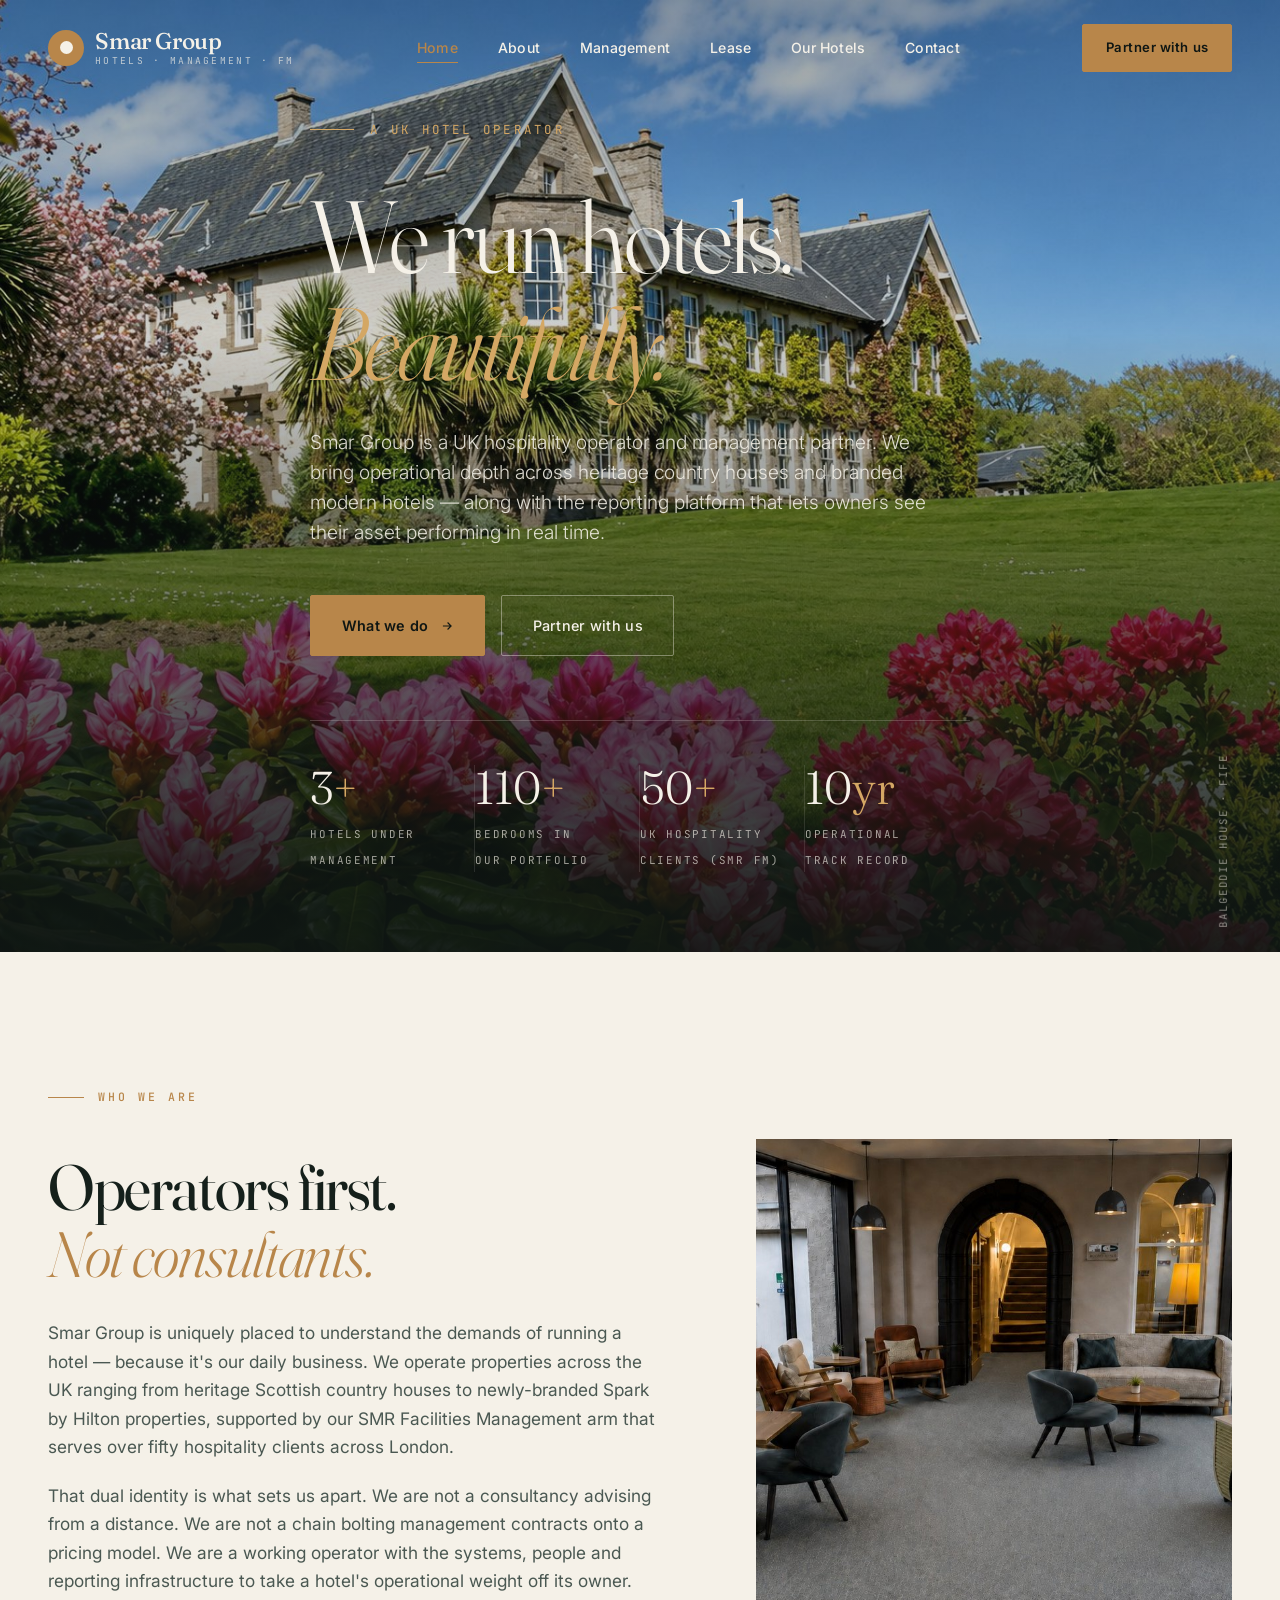
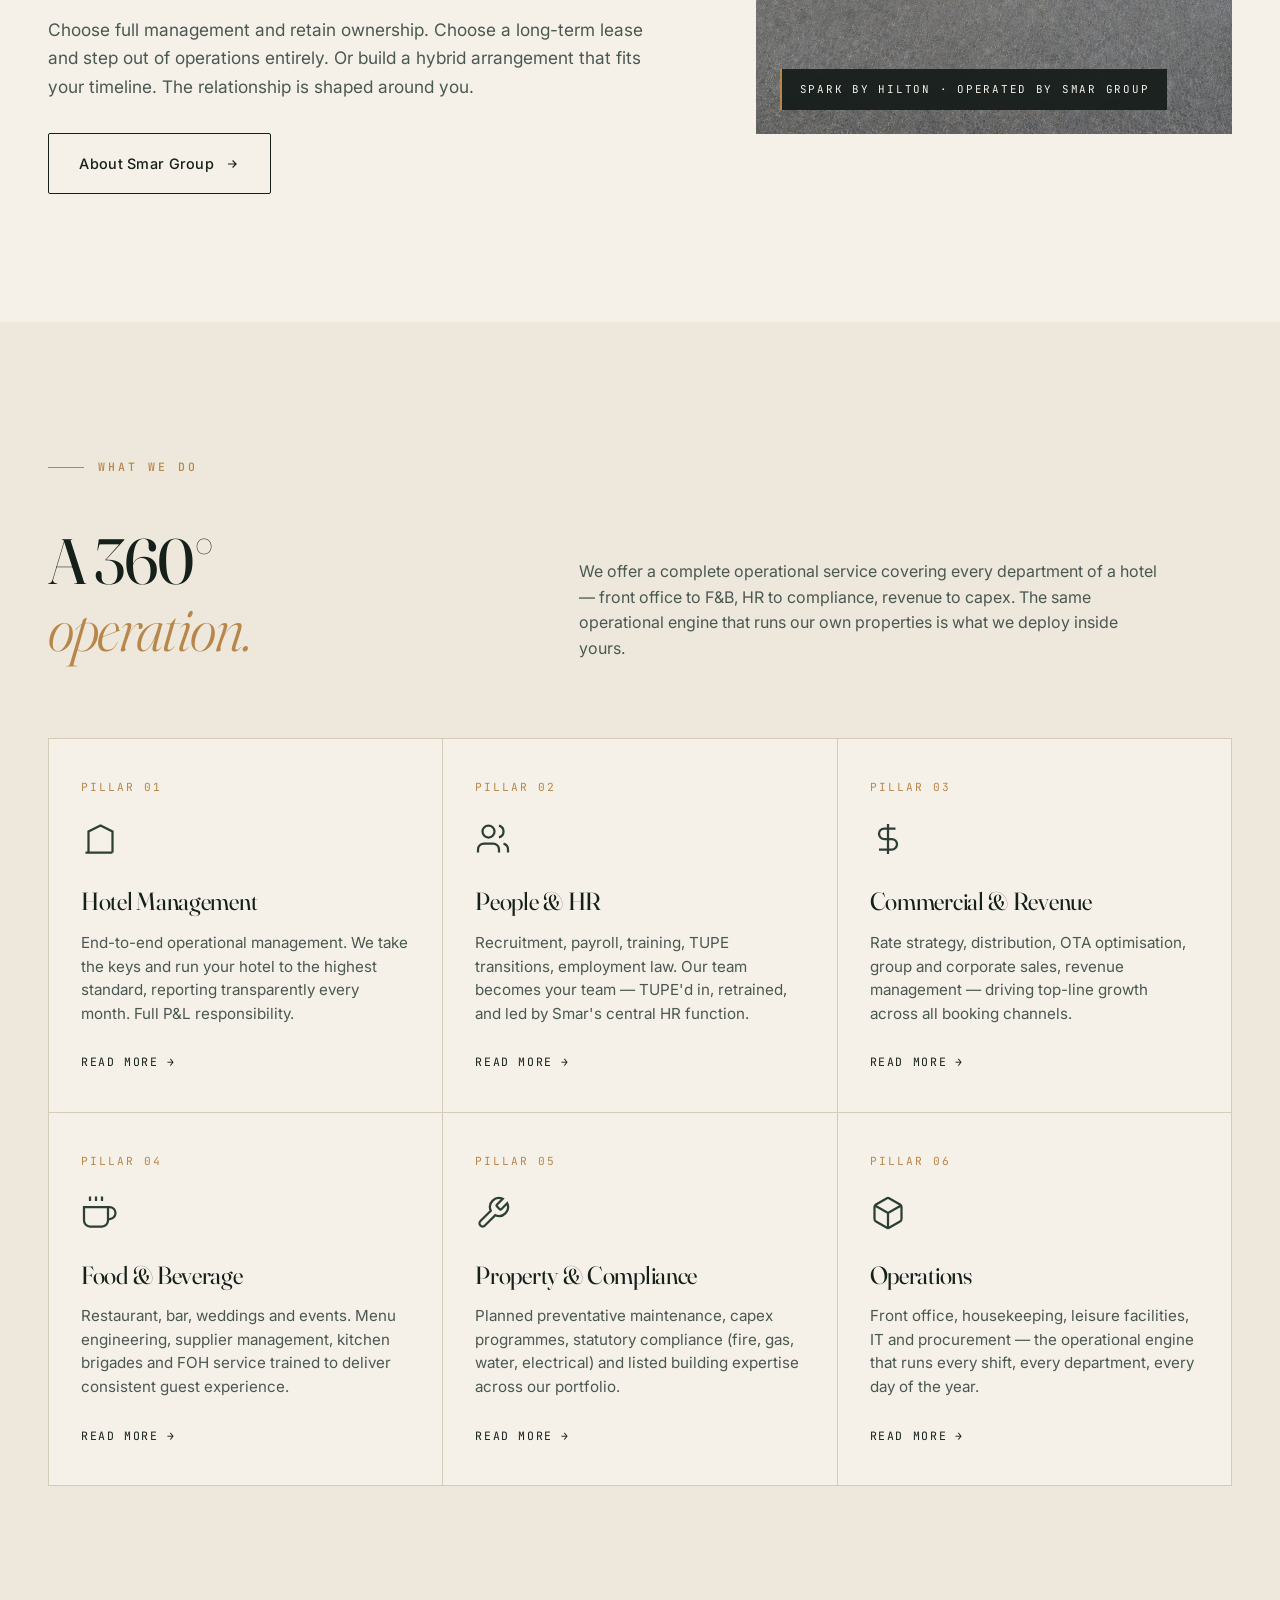
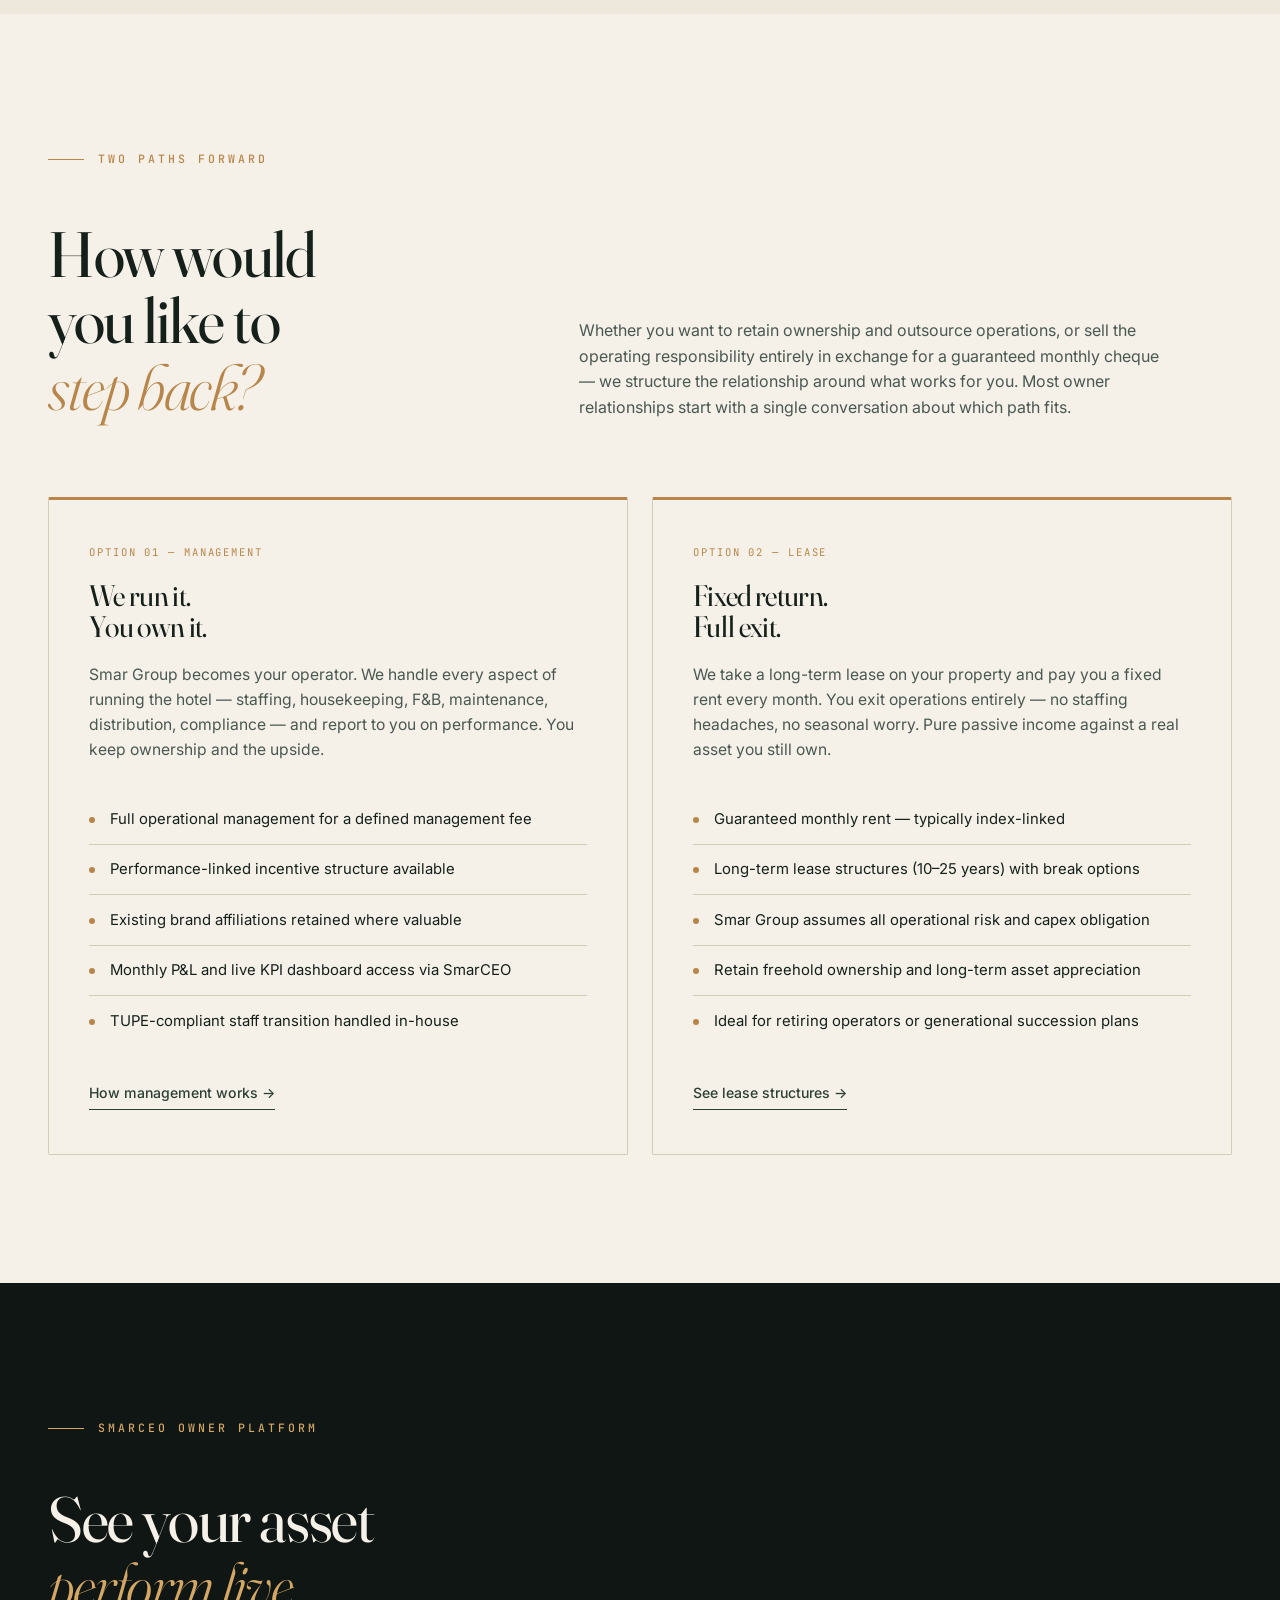
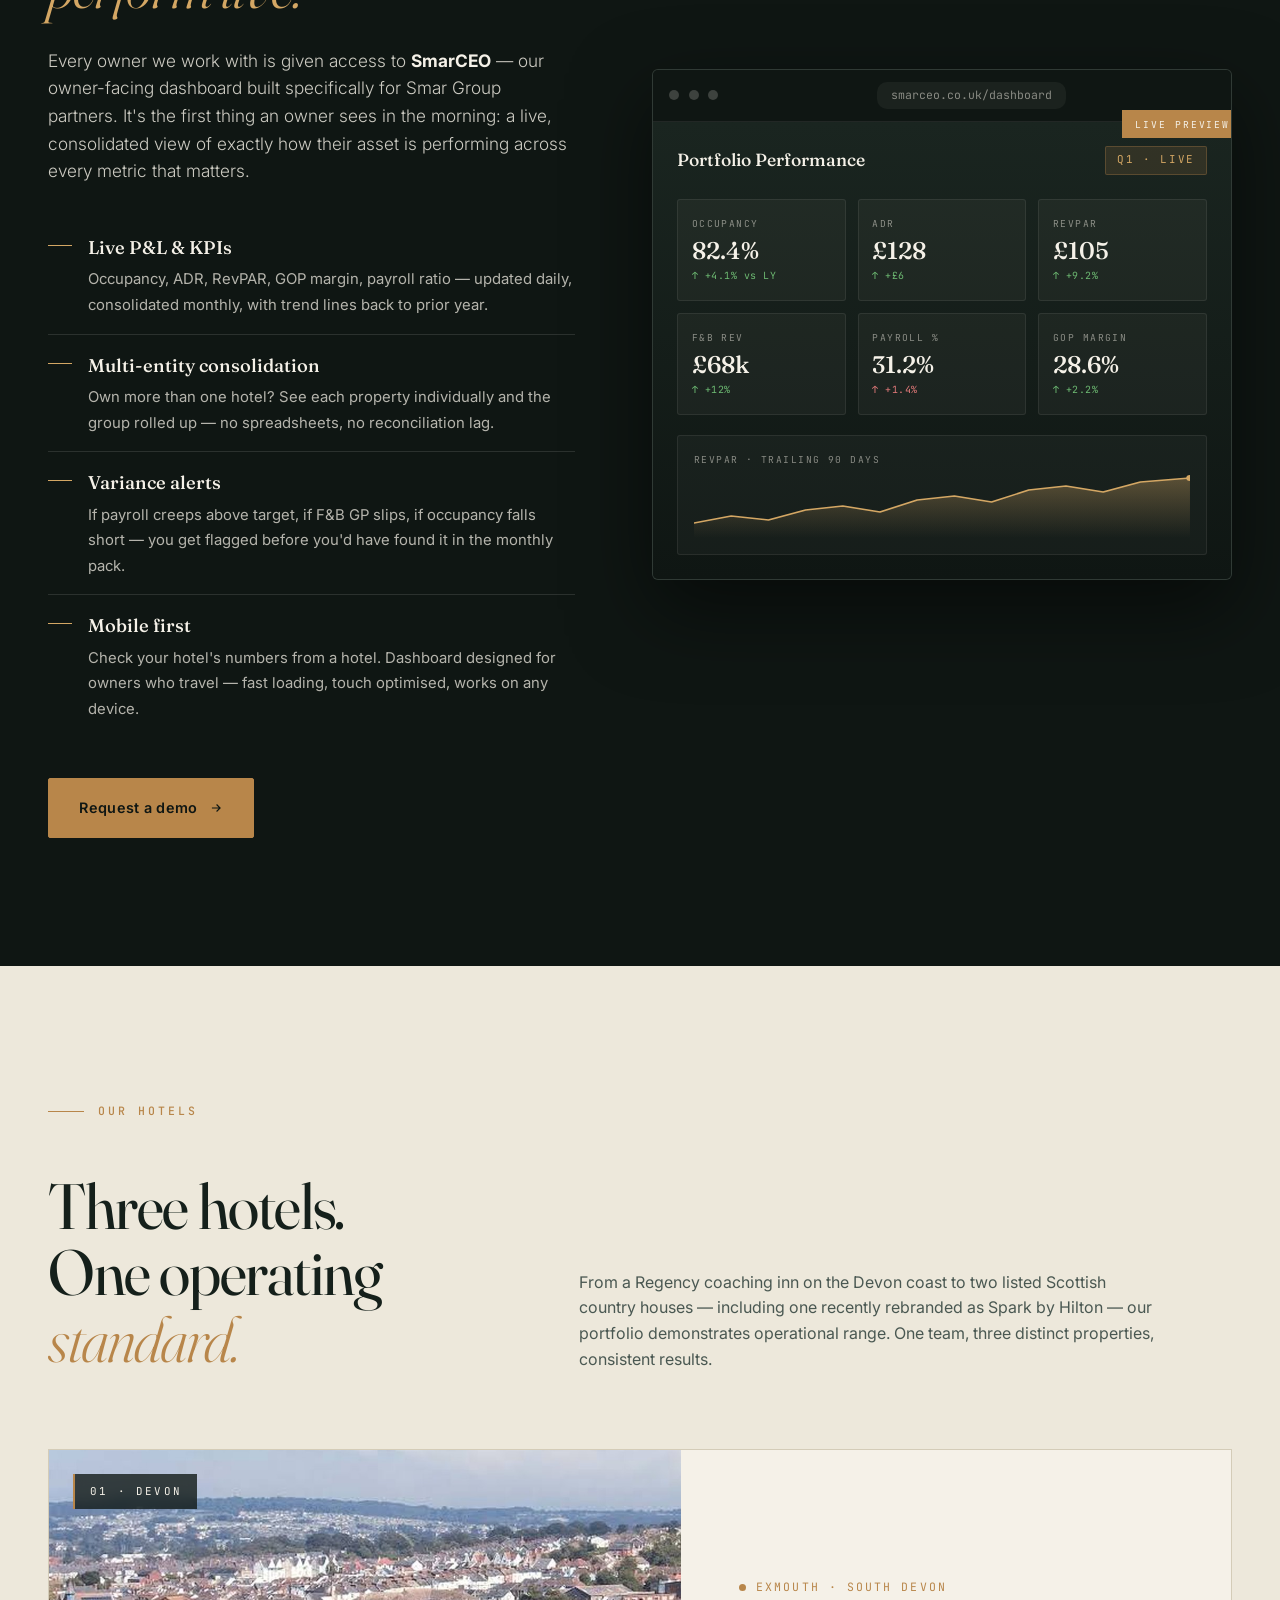
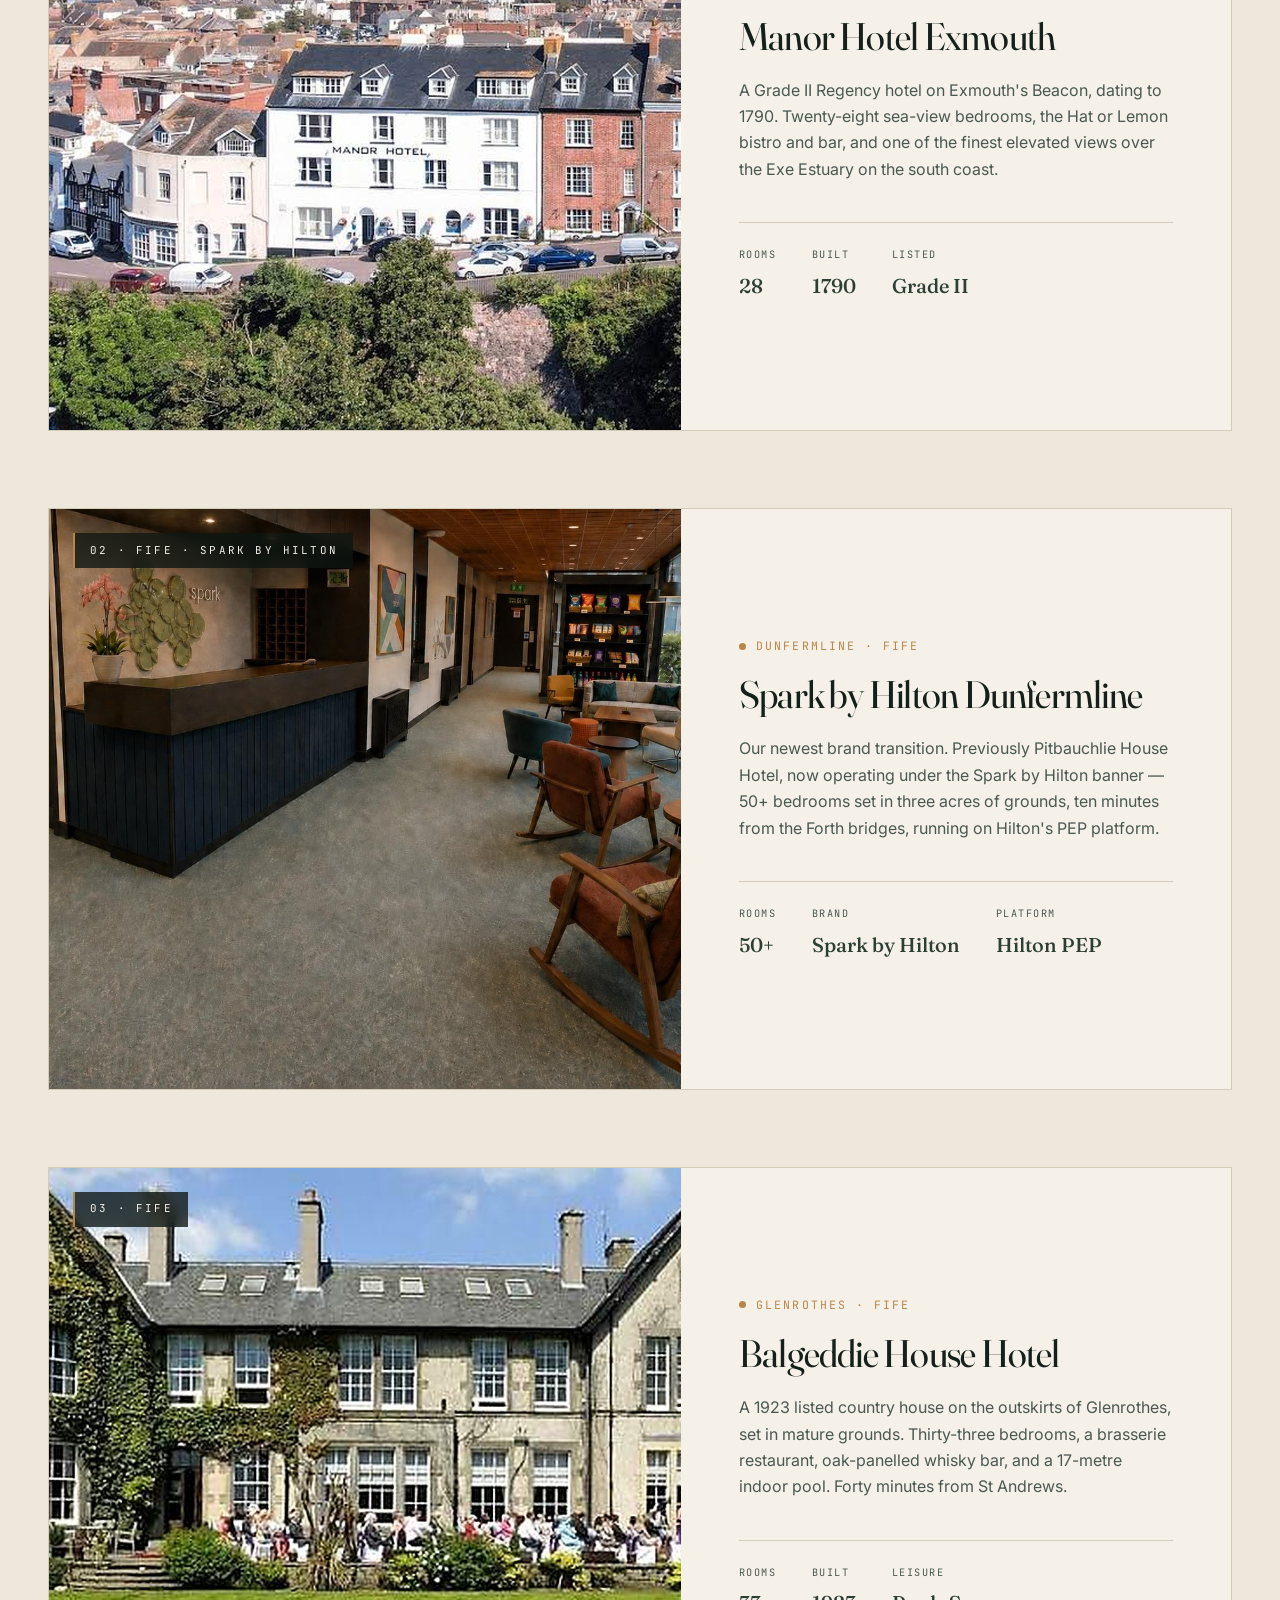
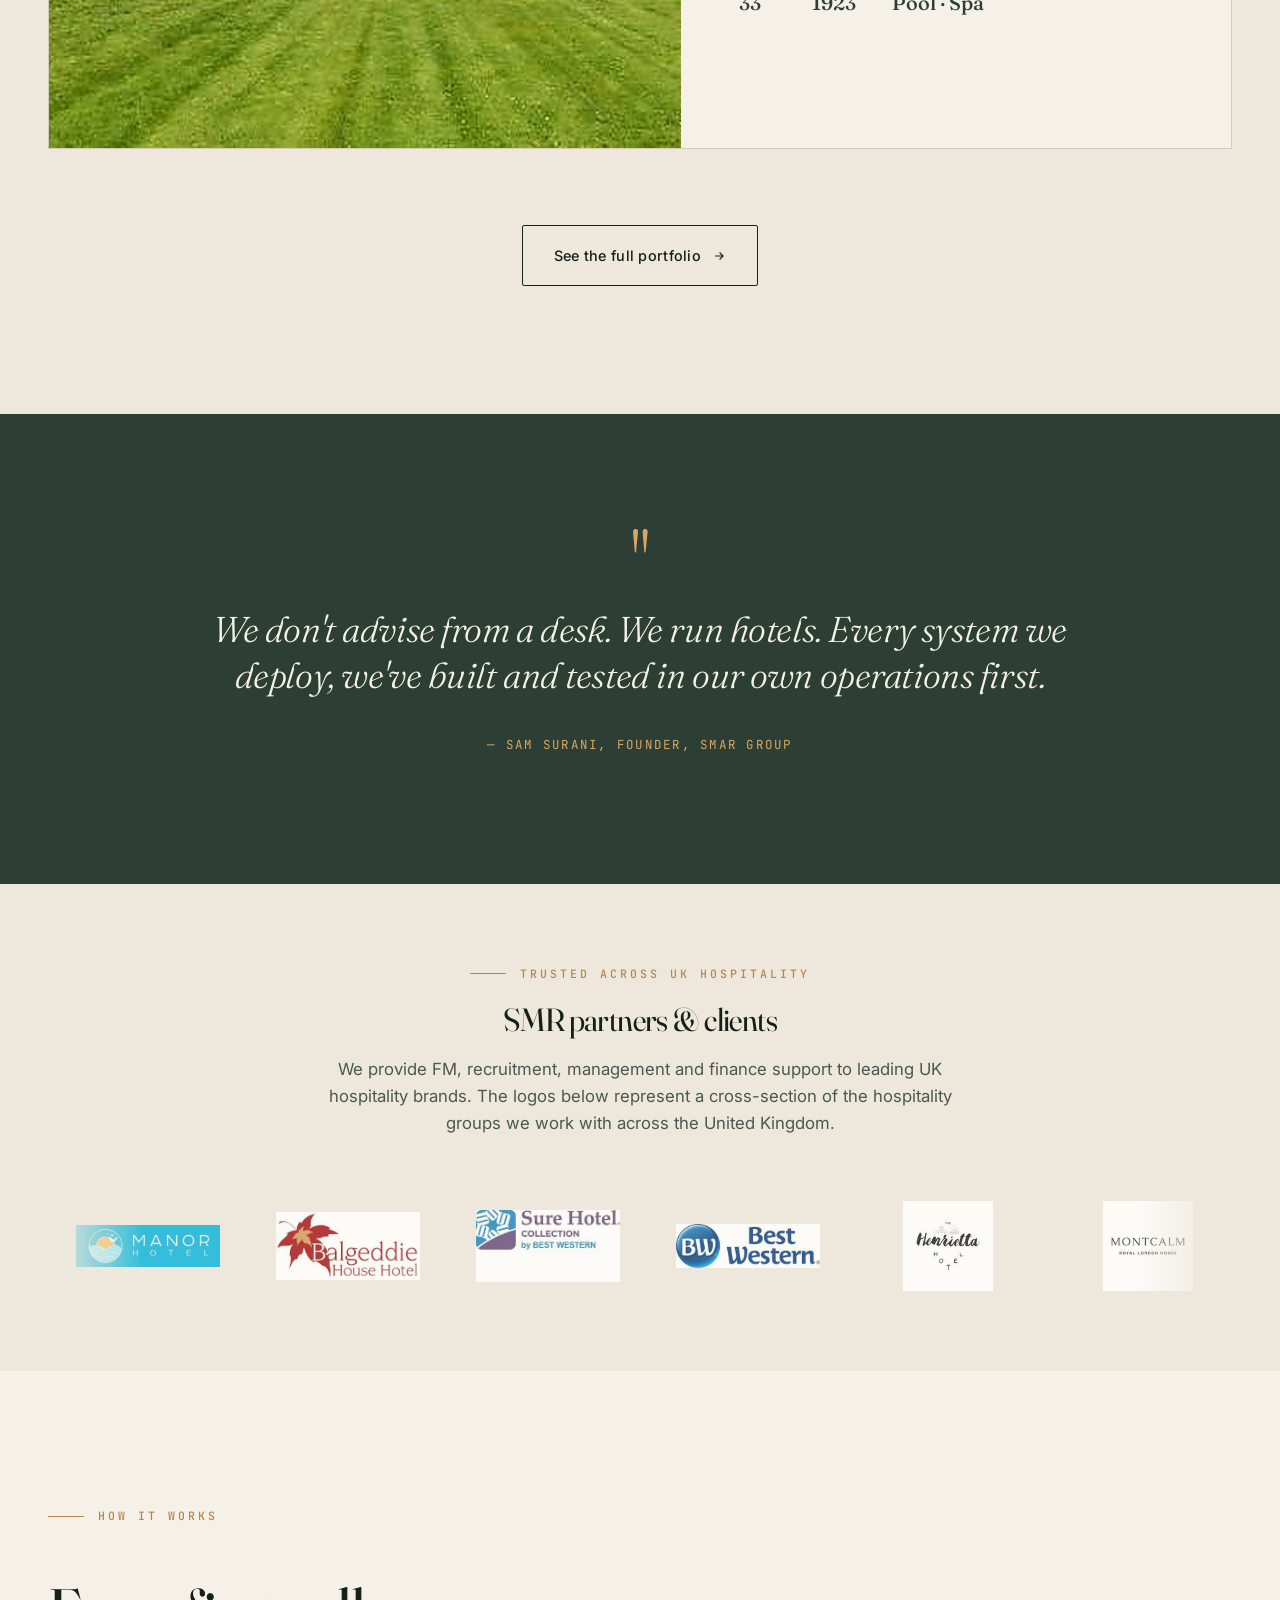
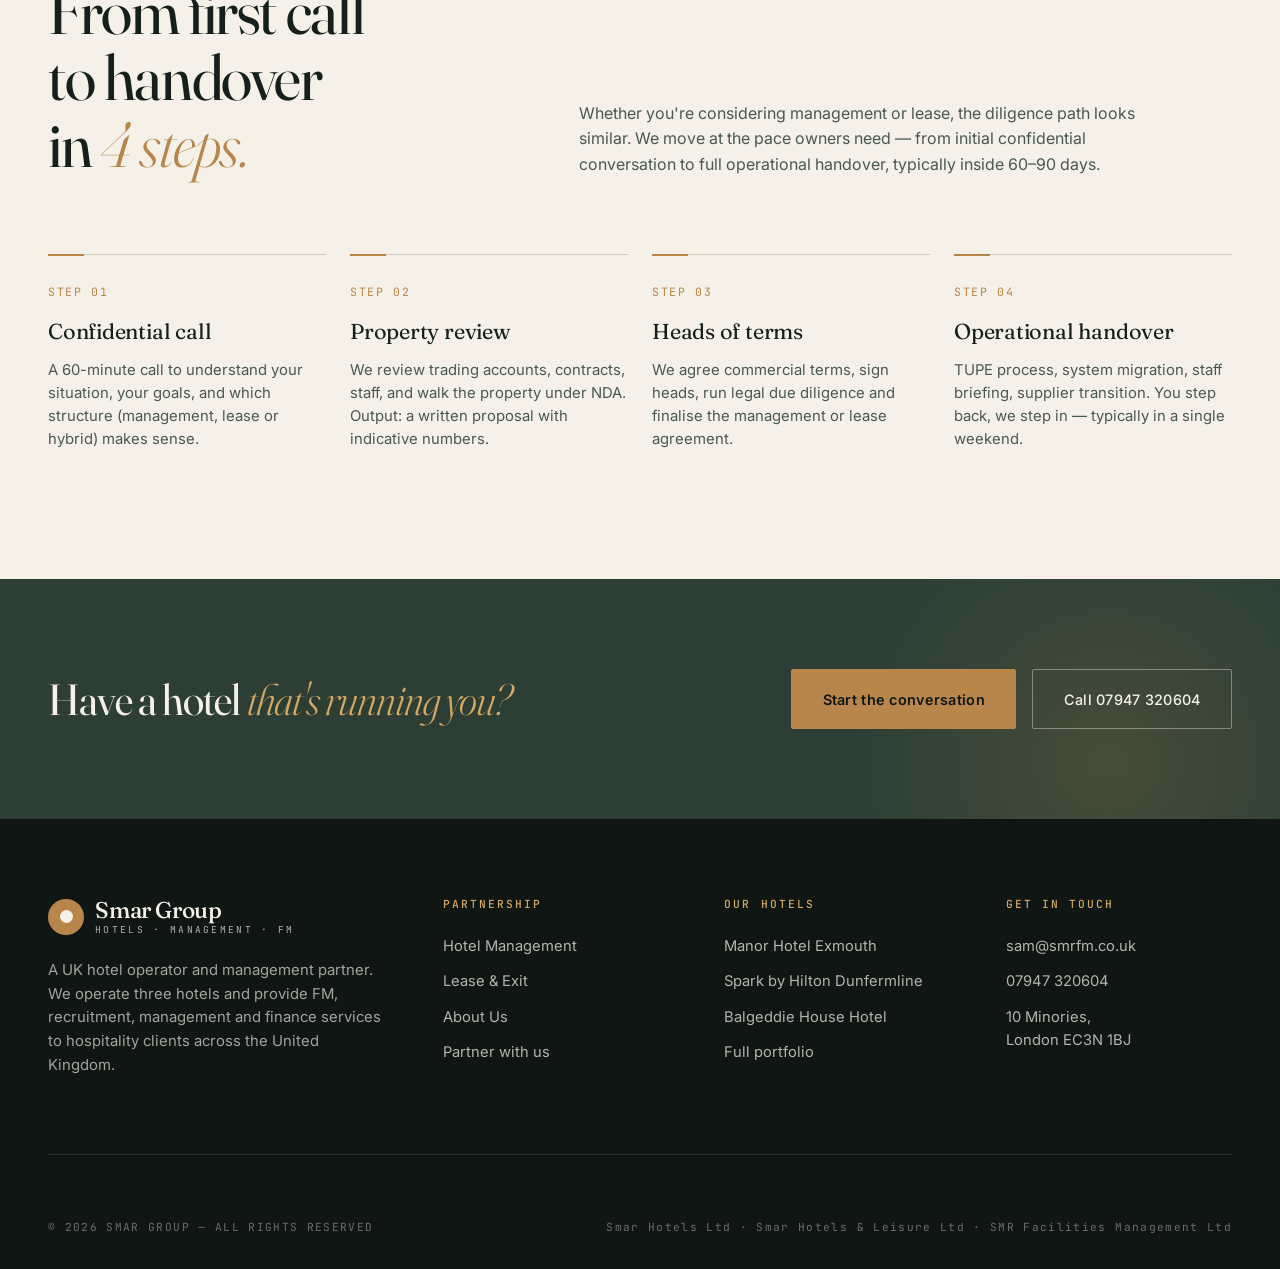
<file: index.html>
<!DOCTYPE html>
<html lang="en">
<head>
<meta charset="UTF-8">
<meta name="viewport" content="width=device-width, initial-scale=1.0">
<title>Smar Group — UK Hotel Management Company</title>
<meta name="description" content="Smar Group operates hotels and provides full-service management and lease arrangements to owners across the United Kingdom.">
<link rel="stylesheet" href="assets/styles.css">
<link rel="icon" type="image/svg+xml" href="data:image/svg+xml,<svg xmlns='http://www.w3.org/2000/svg' viewBox='0 0 32 32'><circle cx='16' cy='16' r='14' fill='%232D3F35'/><circle cx='16' cy='16' r='5' fill='%23B8864A'/></svg>">
</head>
<body>

<!-- NAV -->
<nav class="nav">
  <div class="container nav__inner">
    <a href="index.html" class="logo">
      <span class="logo__mark"></span>
      <span class="logo__text">Smar Group<small>Hotels · Management · FM</small></span>
    </a>
    <ul class="nav__links">
      <li><a href="index.html" class="active">Home</a></li>
      <li><a href="about.html">About</a></li>
      <li><a href="management.html">Management</a></li>
      <li><a href="lease.html">Lease</a></li>
      <li><a href="hotels.html">Our Hotels</a></li>
      <li><a href="contact.html">Contact</a></li>
    </ul>
    <a href="contact.html" class="nav__cta">Partner with us</a>
    <button class="nav__burger" aria-label="Menu"><span></span><span></span><span></span></button>
  </div>
</nav>

<!-- HERO -->
<section class="hero">
  <div class="hero__bg">
    <img src="assets/photos/balgeddie-rhodo-hero.jpg" alt="Balgeddie House Hotel in spring gardens">
  </div>
  <div class="container">
    <div class="hero__inner">
      <span class="hero__eyebrow fade-up">A UK Hotel Operator</span>
      <h1 class="fade-up d1">
        We run hotels.<br>
        <span class="italic">Beautifully.</span>
      </h1>
      <p class="hero__lead fade-up d2">
        Smar Group is a UK hospitality operator and management partner. We bring operational
        depth across heritage country houses and branded modern hotels — along with the
        reporting platform that lets owners see their asset performing in real time.
      </p>
      <div class="hero__ctas fade-up d3">
        <a href="management.html" class="btn btn--primary">
          What we do
          <svg class="btn__arrow" viewBox="0 0 24 24" fill="none" stroke="currentColor" stroke-width="2"><path d="M5 12h14M13 6l6 6-6 6"/></svg>
        </a>
        <a href="contact.html" class="btn btn--ghost">Partner with us</a>
      </div>
      <div class="hero__stats fade-up d4">
        <div class="hero__stat">
          <span class="num">3<span class="accent">+</span></span>
          <span class="label">Hotels Under<br>Management</span>
        </div>
        <div class="hero__stat">
          <span class="num">110<span class="accent">+</span></span>
          <span class="label">Bedrooms In<br>Our Portfolio</span>
        </div>
        <div class="hero__stat">
          <span class="num">50<span class="accent">+</span></span>
          <span class="label">UK Hospitality<br>Clients (SMR FM)</span>
        </div>
        <div class="hero__stat">
          <span class="num">10<span class="accent">yr</span></span>
          <span class="label">Operational<br>Track Record</span>
        </div>
      </div>
    </div>
  </div>
  <div class="hero__credit">Balgeddie House · Fife</div>
</section>

<!-- INTRO -->
<section class="section">
  <div class="container">
    <div class="intro">
      <div class="intro__body" data-reveal>
        <span class="eyebrow">Who we are</span>
        <h2 style="margin-top: 1.5rem;">
          Operators first.<br>
          <span class="italic" style="color: var(--bronze);">Not consultants.</span>
        </h2>
        <p>
          Smar Group is uniquely placed to understand the demands of running a hotel —
          because it's our daily business. We operate properties across the UK ranging
          from heritage Scottish country houses to newly-branded Spark by Hilton
          properties, supported by our SMR Facilities Management arm that serves over
          fifty hospitality clients across London.
        </p>
        <p>
          That dual identity is what sets us apart. We are not a consultancy advising
          from a distance. We are not a chain bolting management contracts onto a pricing
          model. We are a working operator with the systems, people and reporting
          infrastructure to take a hotel's operational weight off its owner.
        </p>
        <p>
          Choose full management and retain ownership. Choose a long-term lease and step
          out of operations entirely. Or build a hybrid arrangement that fits your
          timeline. The relationship is shaped around you.
        </p>
        <a href="about.html" class="btn btn--outline">
          About Smar Group
          <svg class="btn__arrow" viewBox="0 0 24 24" fill="none" stroke="currentColor" stroke-width="2"><path d="M5 12h14M13 6l6 6-6 6"/></svg>
        </a>
      </div>
      <div class="intro__visual" data-reveal>
        <img src="assets/photos/spark-lobby-card.jpg" alt="Spark by Hilton lobby interior">
        <div class="intro__tag">Spark by Hilton · Operated by Smar Group</div>
      </div>
    </div>
  </div>
</section>

<!-- SERVICE PILLARS -->
<section class="section section--cream">
  <div class="container">
    <div class="sec-head" data-reveal>
      <div class="sec-head__left">
        <span class="eyebrow">What We Do</span>
        <h2 style="margin-top: 1.5rem;">
          A 360°<br>
          <span class="italic" style="color: var(--bronze);">operation.</span>
        </h2>
      </div>
      <div class="sec-head__right">
        <p>
          We offer a complete operational service covering every department of a hotel —
          front office to F&B, HR to compliance, revenue to capex. The same operational
          engine that runs our own properties is what we deploy inside yours.
        </p>
      </div>
    </div>

    <div class="pillars">
      <div class="pillar" data-reveal>
        <div class="pillar__num">PILLAR 01</div>
        <svg class="pillar__icon" viewBox="0 0 24 24" fill="none" stroke="currentColor" stroke-width="1.5">
          <path d="M3 21h18M5 21V7l8-4 8 4v14M9 9h.01M13 9h.01M17 9h.01M9 13h.01M13 13h.01M17 13h.01"/>
        </svg>
        <h3>Hotel Management</h3>
        <p>End-to-end operational management. We take the keys and run your hotel to the highest standard, reporting transparently every month. Full P&L responsibility.</p>
        <a href="management.html" class="pillar__link">Read more</a>
      </div>

      <div class="pillar" data-reveal>
        <div class="pillar__num">PILLAR 02</div>
        <svg class="pillar__icon" viewBox="0 0 24 24" fill="none" stroke="currentColor" stroke-width="1.5">
          <path d="M16 21v-2a4 4 0 0 0-4-4H6a4 4 0 0 0-4 4v2M9 11a4 4 0 1 0 0-8 4 4 0 0 0 0 8zM22 21v-2a4 4 0 0 0-3-3.87M16 3.13a4 4 0 0 1 0 7.75"/>
        </svg>
        <h3>People &amp; HR</h3>
        <p>Recruitment, payroll, training, TUPE transitions, employment law. Our team becomes your team — TUPE'd in, retrained, and led by Smar's central HR function.</p>
        <a href="management.html#people" class="pillar__link">Read more</a>
      </div>

      <div class="pillar" data-reveal>
        <div class="pillar__num">PILLAR 03</div>
        <svg class="pillar__icon" viewBox="0 0 24 24" fill="none" stroke="currentColor" stroke-width="1.5">
          <path d="M12 2v20M17 5H9.5a3.5 3.5 0 0 0 0 7h5a3.5 3.5 0 0 1 0 7H6"/>
        </svg>
        <h3>Commercial &amp; Revenue</h3>
        <p>Rate strategy, distribution, OTA optimisation, group and corporate sales, revenue management — driving top-line growth across all booking channels.</p>
        <a href="management.html#commercial" class="pillar__link">Read more</a>
      </div>

      <div class="pillar" data-reveal>
        <div class="pillar__num">PILLAR 04</div>
        <svg class="pillar__icon" viewBox="0 0 24 24" fill="none" stroke="currentColor" stroke-width="1.5">
          <path d="M18 8h1a4 4 0 0 1 0 8h-1M2 8h16v9a4 4 0 0 1-4 4H6a4 4 0 0 1-4-4V8zM6 1v3M10 1v3M14 1v3"/>
        </svg>
        <h3>Food &amp; Beverage</h3>
        <p>Restaurant, bar, weddings and events. Menu engineering, supplier management, kitchen brigades and FOH service trained to deliver consistent guest experience.</p>
        <a href="management.html#fb" class="pillar__link">Read more</a>
      </div>

      <div class="pillar" data-reveal>
        <div class="pillar__num">PILLAR 05</div>
        <svg class="pillar__icon" viewBox="0 0 24 24" fill="none" stroke="currentColor" stroke-width="1.5">
          <path d="M14.7 6.3a1 1 0 0 0 0 1.4l1.6 1.6a1 1 0 0 0 1.4 0l3.77-3.77a6 6 0 0 1-7.94 7.94l-6.91 6.91a2.12 2.12 0 0 1-3-3l6.91-6.91a6 6 0 0 1 7.94-7.94l-3.76 3.76z"/>
        </svg>
        <h3>Property &amp; Compliance</h3>
        <p>Planned preventative maintenance, capex programmes, statutory compliance (fire, gas, water, electrical) and listed building expertise across our portfolio.</p>
        <a href="management.html#property" class="pillar__link">Read more</a>
      </div>

      <div class="pillar" data-reveal>
        <div class="pillar__num">PILLAR 06</div>
        <svg class="pillar__icon" viewBox="0 0 24 24" fill="none" stroke="currentColor" stroke-width="1.5">
          <path d="M21 16V8a2 2 0 0 0-1-1.73l-7-4a2 2 0 0 0-2 0l-7 4A2 2 0 0 0 3 8v8a2 2 0 0 0 1 1.73l7 4a2 2 0 0 0 2 0l7-4A2 2 0 0 0 21 16zM3.27 6.96 12 12.01l8.73-5.05M12 22.08V12"/>
        </svg>
        <h3>Operations</h3>
        <p>Front office, housekeeping, leisure facilities, IT and procurement — the operational engine that runs every shift, every department, every day of the year.</p>
        <a href="management.html#operations" class="pillar__link">Read more</a>
      </div>
    </div>
  </div>
</section>

<!-- TWO TRACKS -->
<section class="section">
  <div class="container">
    <div class="sec-head" data-reveal>
      <div class="sec-head__left">
        <span class="eyebrow">Two paths forward</span>
        <h2 style="margin-top: 1.5rem;">
          How would<br>
          you like to<br>
          <span class="italic" style="color: var(--bronze);">step back?</span>
        </h2>
      </div>
      <div class="sec-head__right">
        <p>
          Whether you want to retain ownership and outsource operations, or sell the
          operating responsibility entirely in exchange for a guaranteed monthly cheque —
          we structure the relationship around what works for you. Most owner relationships
          start with a single conversation about which path fits.
        </p>
      </div>
    </div>

    <div class="tracks">
      <div class="track" data-reveal>
        <span class="track__tag">Option 01 — Management</span>
        <h3>We run it.<br>You own it.</h3>
        <p>
          Smar Group becomes your operator. We handle every aspect of running the hotel —
          staffing, housekeeping, F&B, maintenance, distribution, compliance — and report
          to you on performance. You keep ownership and the upside.
        </p>
        <ul class="track__list">
          <li>Full operational management for a defined management fee</li>
          <li>Performance-linked incentive structure available</li>
          <li>Existing brand affiliations retained where valuable</li>
          <li>Monthly P&amp;L and live KPI dashboard access via SmarCEO</li>
          <li>TUPE-compliant staff transition handled in-house</li>
        </ul>
        <a href="management.html" class="track__cta">How management works →</a>
      </div>

      <div class="track" data-reveal>
        <span class="track__tag">Option 02 — Lease</span>
        <h3>Fixed return.<br>Full exit.</h3>
        <p>
          We take a long-term lease on your property and pay you a fixed rent every month.
          You exit operations entirely — no staffing headaches, no seasonal worry. Pure
          passive income against a real asset you still own.
        </p>
        <ul class="track__list">
          <li>Guaranteed monthly rent — typically index-linked</li>
          <li>Long-term lease structures (10–25 years) with break options</li>
          <li>Smar Group assumes all operational risk and capex obligation</li>
          <li>Retain freehold ownership and long-term asset appreciation</li>
          <li>Ideal for retiring operators or generational succession plans</li>
        </ul>
        <a href="lease.html" class="track__cta">See lease structures →</a>
      </div>
    </div>
  </div>
</section>

<!-- SMARCEO FEATURE SECTION -->
<section class="section section--dark">
  <div class="container">
    <div class="smarceo">
      <div class="smarceo__content" data-reveal>
        <span class="eyebrow">SmarCEO Owner Platform</span>
        <h2 style="margin-top: 1.5rem;">
          See your asset<br>
          <span class="italic">perform live.</span>
        </h2>
        <p>
          Every owner we work with is given access to <strong style="color: var(--cream);">SmarCEO</strong> —
          our owner-facing dashboard built specifically for Smar Group partners. It's the
          first thing an owner sees in the morning: a live, consolidated view of exactly
          how their asset is performing across every metric that matters.
        </p>
        <ul class="smarceo__points">
          <li>
            <div>
              <strong>Live P&amp;L &amp; KPIs</strong>
              <span>Occupancy, ADR, RevPAR, GOP margin, payroll ratio — updated daily, consolidated monthly, with trend lines back to prior year.</span>
            </div>
          </li>
          <li>
            <div>
              <strong>Multi-entity consolidation</strong>
              <span>Own more than one hotel? See each property individually and the group rolled up — no spreadsheets, no reconciliation lag.</span>
            </div>
          </li>
          <li>
            <div>
              <strong>Variance alerts</strong>
              <span>If payroll creeps above target, if F&amp;B GP slips, if occupancy falls short — you get flagged before you'd have found it in the monthly pack.</span>
            </div>
          </li>
          <li>
            <div>
              <strong>Mobile first</strong>
              <span>Check your hotel's numbers from a hotel. Dashboard designed for owners who travel — fast loading, touch optimised, works on any device.</span>
            </div>
          </li>
        </ul>
        <a href="contact.html" class="btn btn--primary">
          Request a demo
          <svg class="btn__arrow" viewBox="0 0 24 24" fill="none" stroke="currentColor" stroke-width="2"><path d="M5 12h14M13 6l6 6-6 6"/></svg>
        </a>
      </div>

      <div class="smarceo__dash" data-reveal>
        <div class="dash__ribbon">Live Preview</div>
        <div class="dash__chrome">
          <div class="dash__dot"></div>
          <div class="dash__dot"></div>
          <div class="dash__dot"></div>
          <div class="dash__url">smarceo.co.uk/dashboard</div>
        </div>
        <div class="dash__body">
          <div class="dash__header">
            <div class="dash__title">Portfolio Performance</div>
            <div class="dash__period">Q1 · LIVE</div>
          </div>
          <div class="dash__kpis">
            <div class="dash__kpi">
              <div class="label">Occupancy</div>
              <div class="val">82.4%</div>
              <div class="delta">↑ +4.1% vs LY</div>
            </div>
            <div class="dash__kpi">
              <div class="label">ADR</div>
              <div class="val">£128</div>
              <div class="delta">↑ +£6</div>
            </div>
            <div class="dash__kpi">
              <div class="label">RevPAR</div>
              <div class="val">£105</div>
              <div class="delta">↑ +9.2%</div>
            </div>
            <div class="dash__kpi">
              <div class="label">F&amp;B Rev</div>
              <div class="val">£68k</div>
              <div class="delta">↑ +12%</div>
            </div>
            <div class="dash__kpi">
              <div class="label">Payroll %</div>
              <div class="val">31.2%</div>
              <div class="delta down">↑ +1.4%</div>
            </div>
            <div class="dash__kpi">
              <div class="label">GOP Margin</div>
              <div class="val">28.6%</div>
              <div class="delta">↑ +2.2%</div>
            </div>
          </div>
          <div class="dash__chart">
            <div class="dash__chart-title">RevPAR · trailing 90 days</div>
            <div class="dash__sparkline"></div>
          </div>
        </div>
      </div>
    </div>
  </div>
</section>

<!-- PORTFOLIO PREVIEW -->
<section class="section section--cream">
  <div class="container">
    <div class="sec-head" data-reveal>
      <div class="sec-head__left">
        <span class="eyebrow">Our Hotels</span>
        <h2 style="margin-top: 1.5rem;">
          Three hotels.<br>
          One operating<br>
          <span class="italic" style="color: var(--bronze);">standard.</span>
        </h2>
      </div>
      <div class="sec-head__right">
        <p>
          From a Regency coaching inn on the Devon coast to two listed Scottish country
          houses — including one recently rebranded as Spark by Hilton — our portfolio
          demonstrates operational range. One team, three distinct properties, consistent
          results.
        </p>
      </div>
    </div>

    <div class="hotel-block" data-reveal>
      <div class="hotel-feature">
        <div class="hotel-feature__media">
          <span class="hotel-feature__badge">01 · Devon</span>
          <img src="assets/photos/manor-exterior-card.jpg" alt="Manor Hotel Exmouth">
        </div>
        <div class="hotel-feature__body">
          <div class="hotel-feature__loc">Exmouth · South Devon</div>
          <h3>Manor Hotel Exmouth</h3>
          <p>
            A Grade II Regency hotel on Exmouth's Beacon, dating to 1790. Twenty-eight
            sea-view bedrooms, the Hat or Lemon bistro and bar, and one of the finest
            elevated views over the Exe Estuary on the south coast.
          </p>
          <div class="hotel-feature__meta">
            <div><span>Rooms</span><strong>28</strong></div>
            <div><span>Built</span><strong>1790</strong></div>
            <div><span>Listed</span><strong>Grade II</strong></div>
          </div>
        </div>
      </div>
    </div>

    <div class="hotel-block" data-reveal>
      <div class="hotel-feature">
        <div class="hotel-feature__media">
          <span class="hotel-feature__badge">02 · Fife · Spark by Hilton</span>
          <img src="assets/photos/spark-reception-card.jpg" alt="Spark by Hilton Dunfermline reception">
        </div>
        <div class="hotel-feature__body">
          <div class="hotel-feature__loc">Dunfermline · Fife</div>
          <h3>Spark by Hilton Dunfermline</h3>
          <p>
            Our newest brand transition. Previously Pitbauchlie House Hotel, now operating
            under the Spark by Hilton banner — 50+ bedrooms set in three acres of grounds,
            ten minutes from the Forth bridges, running on Hilton's PEP platform.
          </p>
          <div class="hotel-feature__meta">
            <div><span>Rooms</span><strong>50+</strong></div>
            <div><span>Brand</span><strong>Spark by Hilton</strong></div>
            <div><span>Platform</span><strong>Hilton PEP</strong></div>
          </div>
        </div>
      </div>
    </div>

    <div class="hotel-block" data-reveal>
      <div class="hotel-feature">
        <div class="hotel-feature__media">
          <span class="hotel-feature__badge">03 · Fife</span>
          <img src="assets/photos/balgeddie-terrace-card.jpg" alt="Balgeddie House Hotel Glenrothes">
        </div>
        <div class="hotel-feature__body">
          <div class="hotel-feature__loc">Glenrothes · Fife</div>
          <h3>Balgeddie House Hotel</h3>
          <p>
            A 1923 listed country house on the outskirts of Glenrothes, set in mature
            grounds. Thirty-three bedrooms, a brasserie restaurant, oak-panelled whisky
            bar, and a 17-metre indoor pool. Forty minutes from St Andrews.
          </p>
          <div class="hotel-feature__meta">
            <div><span>Rooms</span><strong>33</strong></div>
            <div><span>Built</span><strong>1923</strong></div>
            <div><span>Leisure</span><strong>Pool · Spa</strong></div>
          </div>
        </div>
      </div>
    </div>

    <div style="text-align: center; margin-top: 3rem;">
      <a href="hotels.html" class="btn btn--outline">
        See the full portfolio
        <svg class="btn__arrow" viewBox="0 0 24 24" fill="none" stroke="currentColor" stroke-width="2"><path d="M5 12h14M13 6l6 6-6 6"/></svg>
      </a>
    </div>
  </div>
</section>

<!-- QUOTE -->
<section class="section section--forest">
  <div class="container">
    <div class="quote" data-reveal>
      <div class="quote__mark">"</div>
      <blockquote>
        We don't advise from a desk. We run hotels. Every system we deploy,
        we've built and tested in our own operations first.
      </blockquote>
      <cite>— Sam Surani, Founder, Smar Group</cite>
    </div>
  </div>
</section>

<!-- SMR PARTNER STRIP -->
<section class="partner-strip">
  <div class="container">
    <div class="partner-strip__intro" data-reveal>
      <span class="eyebrow">Trusted across UK hospitality</span>
      <h3>SMR partners &amp; clients</h3>
      <p>
        We provide FM, recruitment, management and finance support to leading UK
        hospitality brands. The logos below represent a cross-section of the hospitality
        groups we work with across the United Kingdom.
      </p>
    </div>

    <div class="logo-marquee" data-reveal>
      <div class="logo-marquee__track">
        <div class="logo-marquee__group">
          <div class="logo-marquee__item"><img src="assets/logos/manor-hotel.jpg" alt="Manor Hotel" loading="lazy"></div>
          <div class="logo-marquee__item"><img src="assets/logos/balgeddie-house.jpg" alt="Balgeddie House Hotel" loading="lazy"></div>
          <div class="logo-marquee__item"><img src="assets/logos/sure-hotel.jpg" alt="Sure Hotel Collection by Best Western" loading="lazy"></div>
          <div class="logo-marquee__item"><img src="assets/logos/best-western.jpg" alt="Best Western" loading="lazy"></div>
          <div class="logo-marquee__item"><img src="assets/logos/henrietta.jpg" alt="The Henrietta Hotel" loading="lazy"></div>
          <div class="logo-marquee__item"><img src="assets/logos/the-montcalm.png" alt="The Montcalm Royal London House" loading="lazy"></div>
          <div class="logo-marquee__item"><img src="assets/logos/radisson-red.jpg" alt="Radisson RED" loading="lazy"></div>
          <div class="logo-marquee__item"><img src="assets/logos/fairmont.png" alt="Fairmont Hotels" loading="lazy"></div>
          <div class="logo-marquee__item"><img src="assets/logos/sofitel.png" alt="Sofitel Luxury Hotels" loading="lazy"></div>
          <div class="logo-marquee__item"><img src="assets/logos/astor-court.png" alt="Astor Court Hotel" loading="lazy"></div>
          <div class="logo-marquee__item"><img src="assets/logos/lodge-hotel.png" alt="Lodge Hotel Putney" loading="lazy"></div>
          <div class="logo-marquee__item"><img src="assets/logos/holiday-inn-express.jpg" alt="Holiday Inn Express" loading="lazy"></div>
          <div class="logo-marquee__item"><img src="assets/logos/spark-by-hilton.png" alt="Spark by Hilton" loading="lazy"></div>
        </div>
        <div class="logo-marquee__group" aria-hidden="true">
          <div class="logo-marquee__item"><img src="assets/logos/manor-hotel.jpg" alt="" loading="lazy"></div>
          <div class="logo-marquee__item"><img src="assets/logos/balgeddie-house.jpg" alt="" loading="lazy"></div>
          <div class="logo-marquee__item"><img src="assets/logos/sure-hotel.jpg" alt="" loading="lazy"></div>
          <div class="logo-marquee__item"><img src="assets/logos/best-western.jpg" alt="" loading="lazy"></div>
          <div class="logo-marquee__item"><img src="assets/logos/henrietta.jpg" alt="" loading="lazy"></div>
          <div class="logo-marquee__item"><img src="assets/logos/the-montcalm.png" alt="" loading="lazy"></div>
          <div class="logo-marquee__item"><img src="assets/logos/radisson-red.jpg" alt="" loading="lazy"></div>
          <div class="logo-marquee__item"><img src="assets/logos/fairmont.png" alt="" loading="lazy"></div>
          <div class="logo-marquee__item"><img src="assets/logos/sofitel.png" alt="" loading="lazy"></div>
          <div class="logo-marquee__item"><img src="assets/logos/astor-court.png" alt="" loading="lazy"></div>
          <div class="logo-marquee__item"><img src="assets/logos/lodge-hotel.png" alt="" loading="lazy"></div>
          <div class="logo-marquee__item"><img src="assets/logos/holiday-inn-express.jpg" alt="" loading="lazy"></div>
          <div class="logo-marquee__item"><img src="assets/logos/spark-by-hilton.png" alt="" loading="lazy"></div>
        </div>
      </div>
    </div>
  </div>
</section>

<!-- PROCESS -->
<section class="section">
  <div class="container">
    <div class="sec-head" data-reveal>
      <div class="sec-head__left">
        <span class="eyebrow">How it works</span>
        <h2 style="margin-top: 1.5rem;">
          From first call<br>
          to handover<br>
          in <span class="italic" style="color: var(--bronze);">4 steps.</span>
        </h2>
      </div>
      <div class="sec-head__right">
        <p>
          Whether you're considering management or lease, the diligence path looks similar.
          We move at the pace owners need — from initial confidential conversation to full
          operational handover, typically inside 60–90 days.
        </p>
      </div>
    </div>

    <div class="process">
      <div class="process__step" data-reveal>
        <span class="num">STEP 01</span>
        <h4>Confidential call</h4>
        <p>A 60-minute call to understand your situation, your goals, and which structure (management, lease or hybrid) makes sense.</p>
      </div>
      <div class="process__step" data-reveal>
        <span class="num">STEP 02</span>
        <h4>Property review</h4>
        <p>We review trading accounts, contracts, staff, and walk the property under NDA. Output: a written proposal with indicative numbers.</p>
      </div>
      <div class="process__step" data-reveal>
        <span class="num">STEP 03</span>
        <h4>Heads of terms</h4>
        <p>We agree commercial terms, sign heads, run legal due diligence and finalise the management or lease agreement.</p>
      </div>
      <div class="process__step" data-reveal>
        <span class="num">STEP 04</span>
        <h4>Operational handover</h4>
        <p>TUPE process, system migration, staff briefing, supplier transition. You step back, we step in — typically in a single weekend.</p>
      </div>
    </div>
  </div>
</section>

<!-- CTA BAND -->
<section class="cta-band">
  <div class="container cta-band__inner">
    <h2>Have a hotel <span class="italic">that's running you?</span></h2>
    <div class="cta-band__actions">
      <a href="contact.html" class="btn btn--primary">Start the conversation</a>
      <a href="tel:+447947320604" class="btn btn--ghost">Call 07947 320604</a>
    </div>
  </div>
</section>

<!-- FOOTER -->
<footer class="footer">
  <div class="container">
    <div class="footer__top">
      <div class="footer__brand">
        <a href="index.html" class="logo">
          <span class="logo__mark"></span>
          <span class="logo__text">Smar Group<small>Hotels · Management · FM</small></span>
        </a>
        <p>
          A UK hotel operator and management partner. We operate three hotels and provide
          FM, recruitment, management and finance services to hospitality clients across
          the United Kingdom.
        </p>
      </div>
      <div class="footer__col">
        <h5>Partnership</h5>
        <ul>
          <li><a href="management.html">Hotel Management</a></li>
          <li><a href="lease.html">Lease &amp; Exit</a></li>
          <li><a href="about.html">About Us</a></li>
          <li><a href="contact.html">Partner with us</a></li>
        </ul>
      </div>
      <div class="footer__col">
        <h5>Our Hotels</h5>
        <ul>
          <li><a href="hotels.html#manor">Manor Hotel Exmouth</a></li>
          <li><a href="hotels.html#spark">Spark by Hilton Dunfermline</a></li>
          <li><a href="hotels.html#balgeddie">Balgeddie House Hotel</a></li>
          <li><a href="hotels.html">Full portfolio</a></li>
        </ul>
      </div>
      <div class="footer__col">
        <h5>Get in touch</h5>
        <ul>
          <li><a href="mailto:sam@smrfm.co.uk">sam@smrfm.co.uk</a></li>
          <li><a href="tel:+447947320604">07947 320604</a></li>
          <li>10 Minories,<br>London EC3N 1BJ</li>
        </ul>
      </div>
    </div>
    <div class="footer__bottom">
      <span>© 2026 SMAR GROUP — ALL RIGHTS RESERVED</span>
      <span>Smar Hotels Ltd · Smar Hotels &amp; Leisure Ltd · SMR Facilities Management Ltd</span>
    </div>
  </div>
</footer>

<script src="assets/main.js"></script>
</body>
</html>
</file>
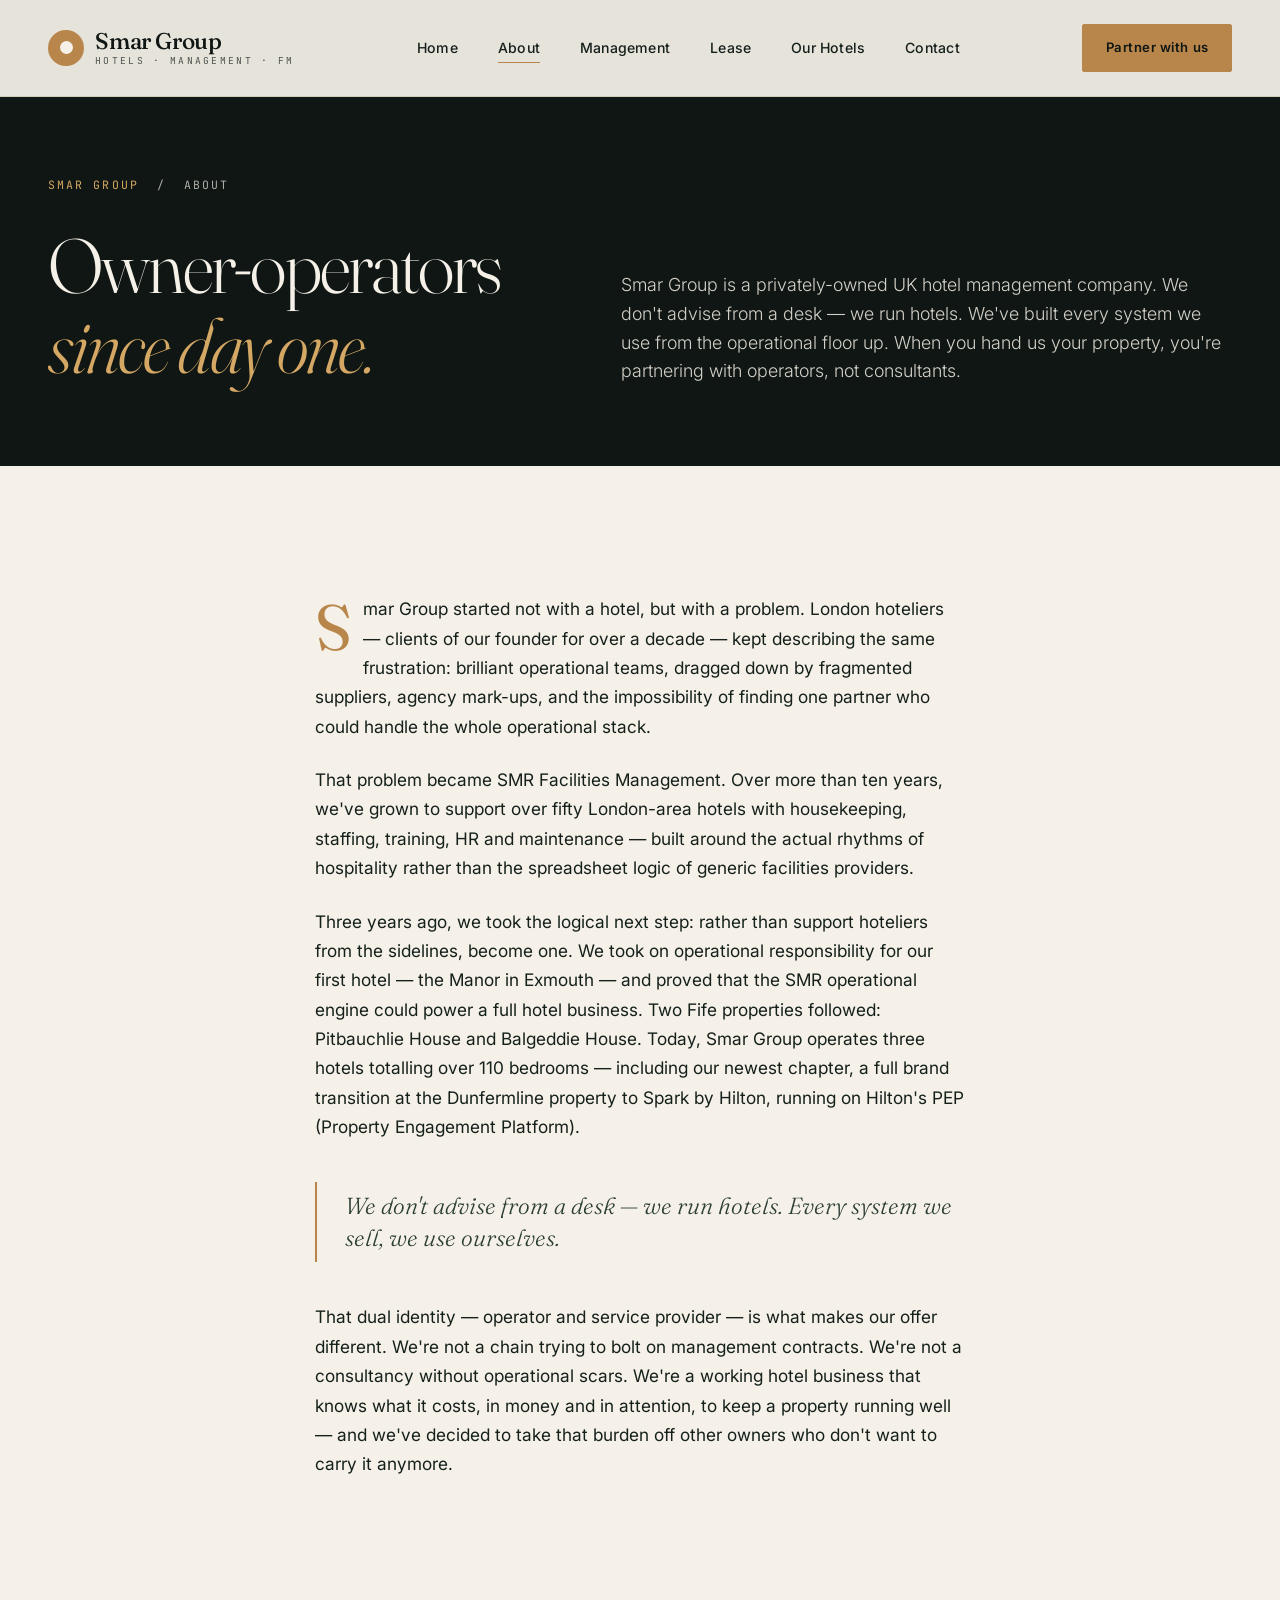
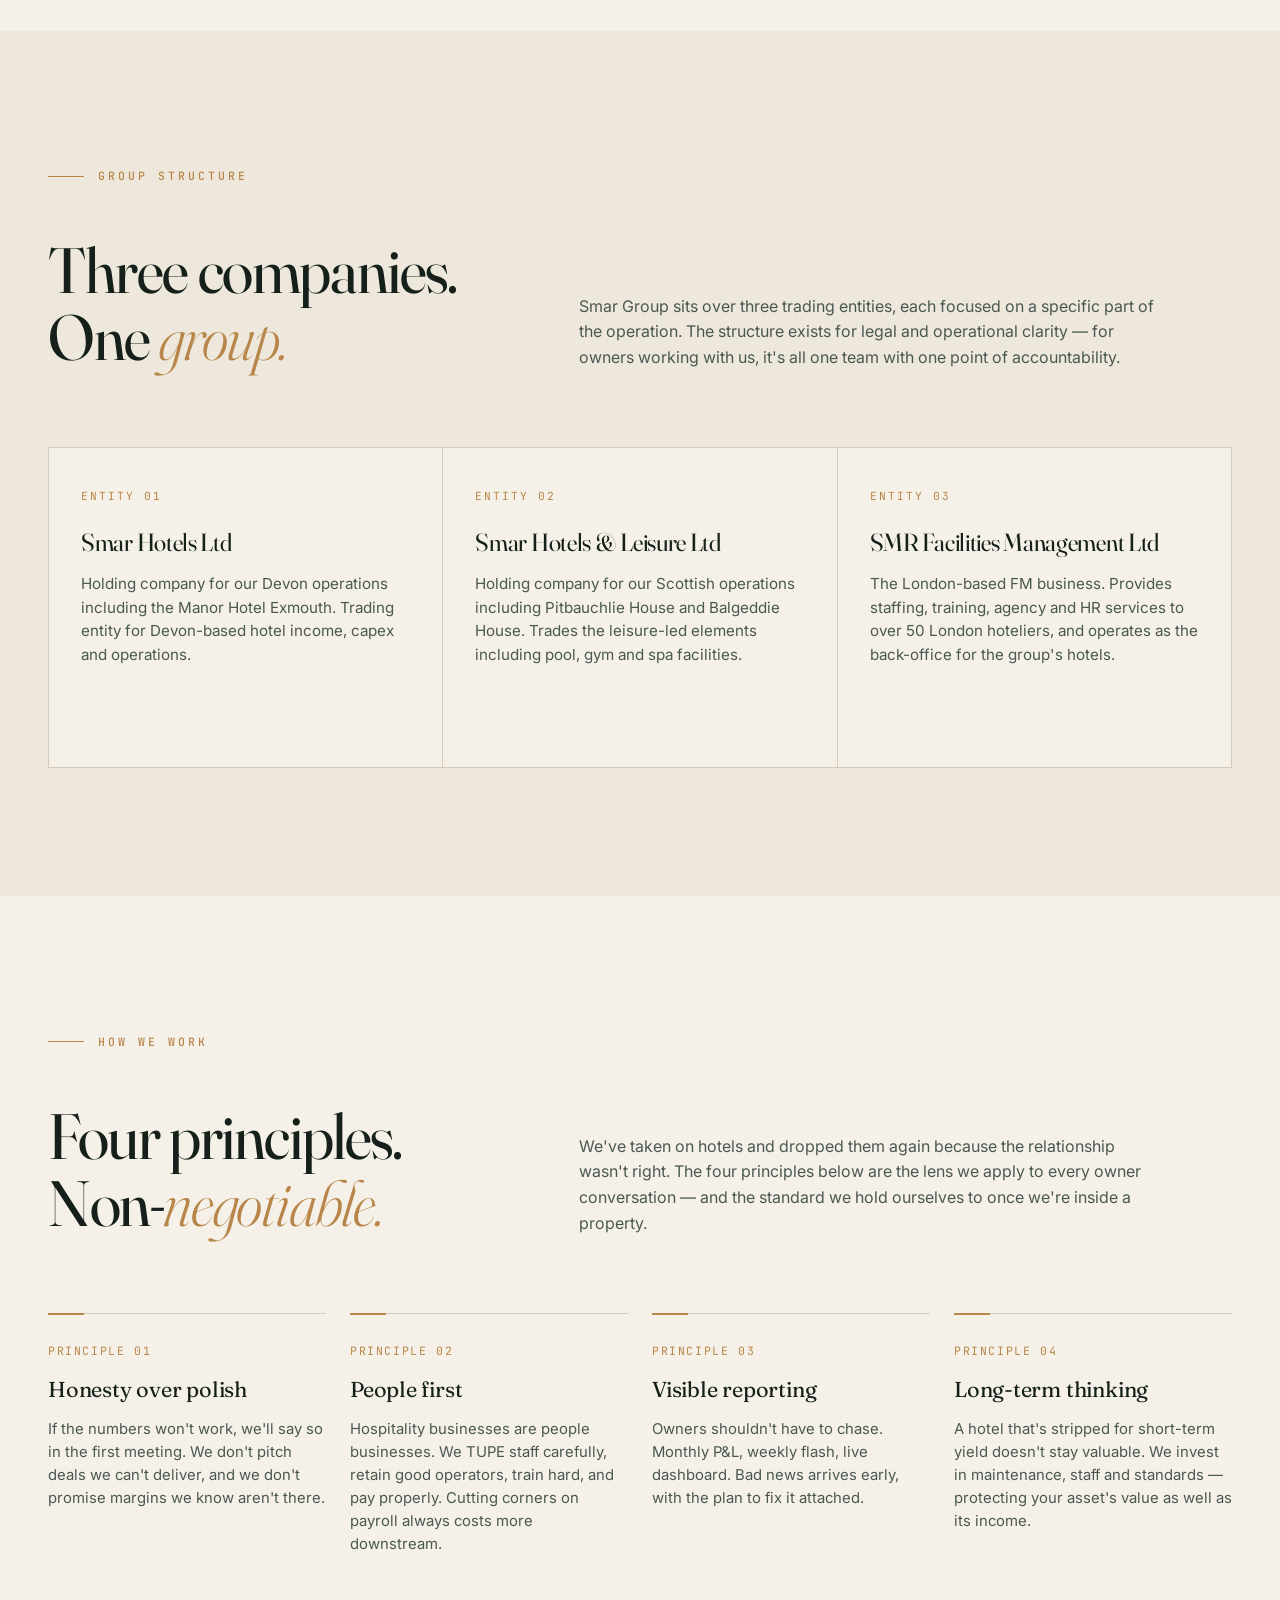
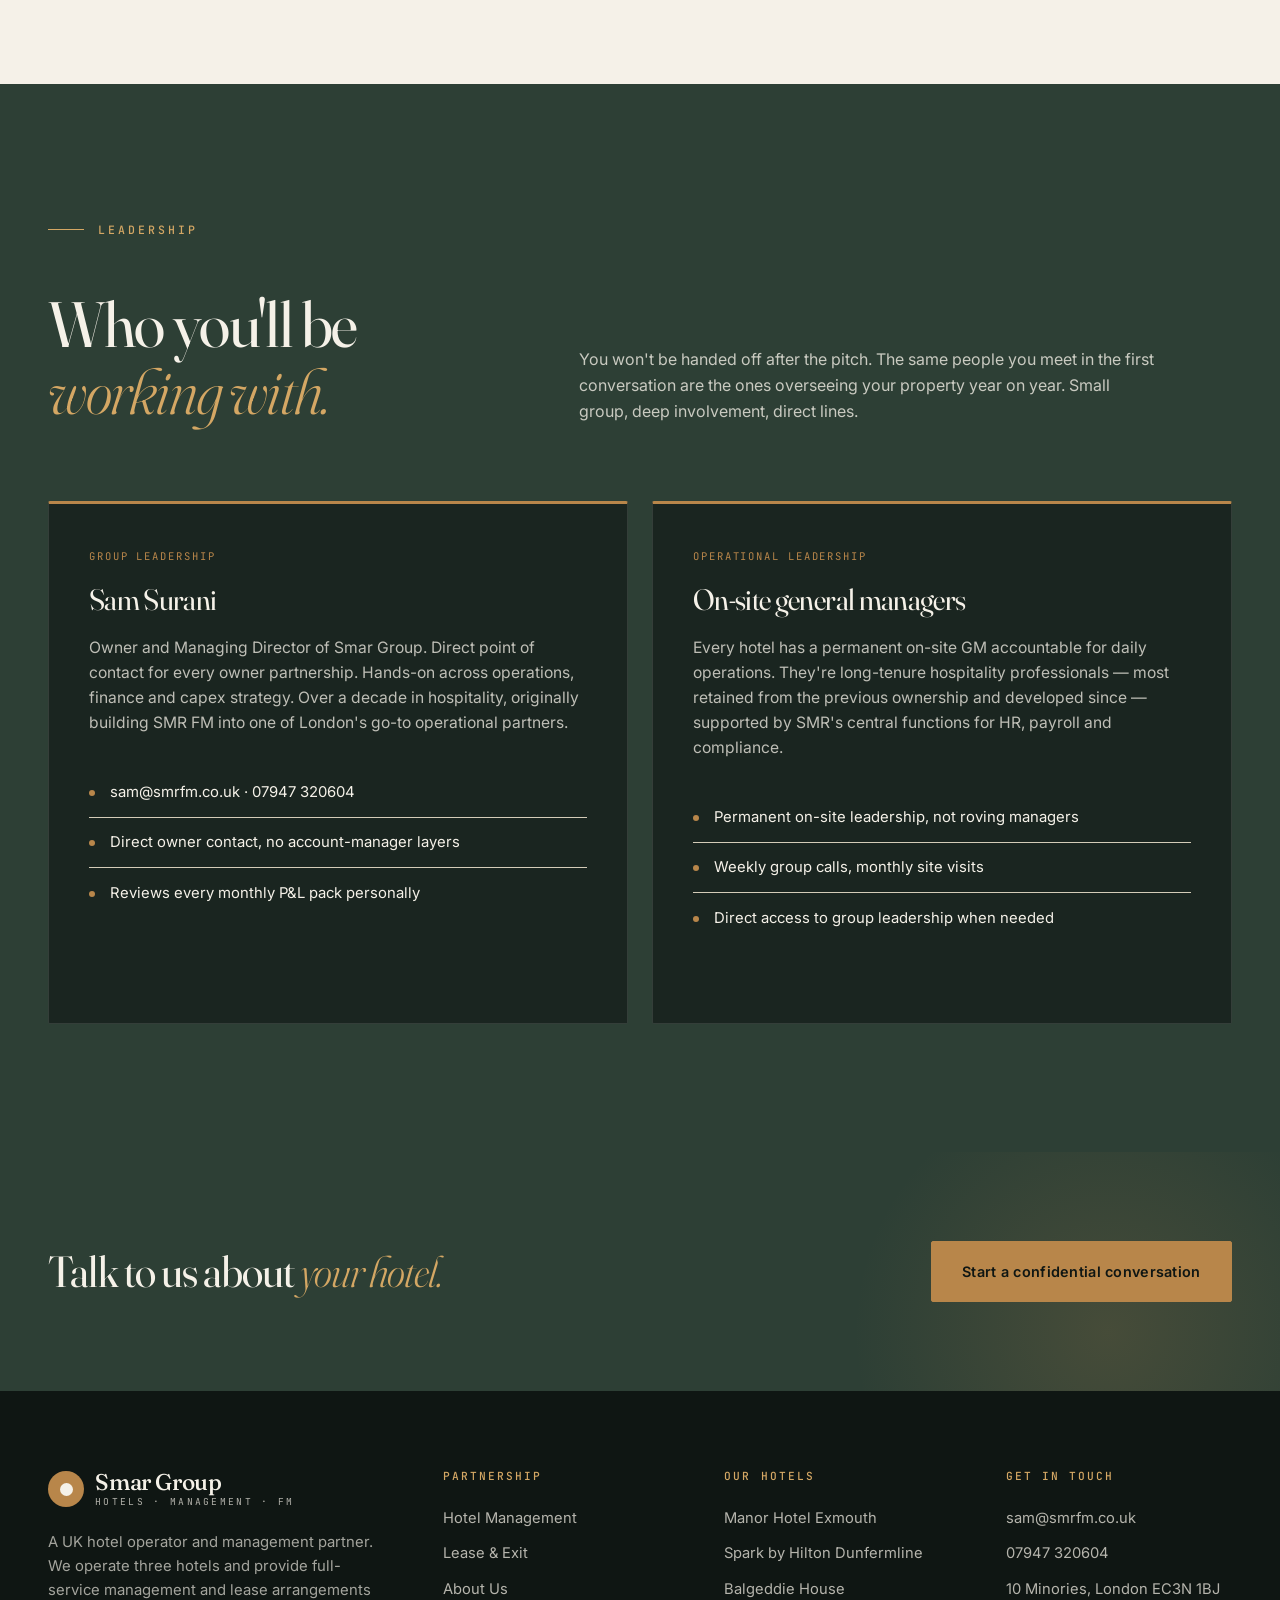
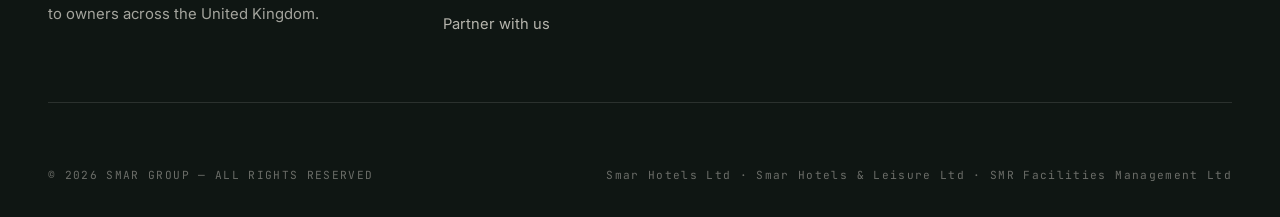
<file: about.html>
<!DOCTYPE html>
<html lang="en">
<head>
<meta charset="UTF-8">
<meta name="viewport" content="width=device-width, initial-scale=1.0">
<title>About — Smar Group</title>
<meta name="description" content="Smar Group is a UK hotel management company built on operational experience. Learn about our story, structure, values and leadership team.">
<link rel="stylesheet" href="assets/styles.css">
<link rel="icon" type="image/svg+xml" href="data:image/svg+xml,<svg xmlns='http://www.w3.org/2000/svg' viewBox='0 0 32 32'><circle cx='16' cy='16' r='14' fill='%232D3F35'/><circle cx='16' cy='16' r='5' fill='%23B8864A'/></svg>">
</head>
<body>

<nav class="nav" data-theme="light">
  <div class="container nav__inner">
    <a href="index.html" class="logo">
      <span class="logo__mark"></span>
      <span class="logo__text">Smar Group<small>Hotels · Management · FM</small></span>
    </a>
    <ul class="nav__links">
      <li><a href="index.html">Home</a></li>
      <li><a href="about.html" class="active">About</a></li>
      <li><a href="management.html">Management</a></li>
      <li><a href="lease.html">Lease</a></li>
      <li><a href="hotels.html">Our Hotels</a></li>
      <li><a href="contact.html">Contact</a></li>
    </ul>
    <a href="contact.html" class="nav__cta">Partner with us</a>
    <button class="nav__burger" aria-label="Menu"><span></span><span></span><span></span></button>
  </div>
</nav>

<section class="page-hero">
  <div class="container">
    <div class="page-hero__inner">
      <div>
        <div class="crumb fade-up"><a href="index.html">Smar Group</a> &nbsp;/&nbsp; About</div>
        <h1 class="fade-up d1">Owner-operators<br><span class="italic">since day one.</span></h1>
      </div>
      <div class="fade-up d2">
        <p class="page-hero__lead">
          Smar Group is a privately-owned UK hotel management company. We don't advise from a
          desk — we run hotels. We've built every system we use from the operational floor
          up. When you hand us your property, you're partnering with operators, not
          consultants.
        </p>
      </div>
    </div>
  </div>
</section>

<section class="section">
  <div class="container">
    <div class="prose">
      <p>
        Smar Group started not with a hotel, but with a problem. London hoteliers —
        clients of our founder for over a decade — kept describing the same frustration:
        brilliant operational teams, dragged down by fragmented suppliers, agency mark-ups,
        and the impossibility of finding one partner who could handle the whole operational
        stack.
      </p>
      <p>
        That problem became SMR Facilities Management. Over more than ten years, we've grown
        to support over fifty London-area hotels with housekeeping, staffing, training, HR
        and maintenance — built around the actual rhythms of hospitality rather than the
        spreadsheet logic of generic facilities providers.
      </p>
      <p>
        Three years ago, we took the logical next step: rather than support hoteliers from
        the sidelines, become one. We took on operational responsibility for our first
        hotel — the Manor in Exmouth — and proved that the SMR operational engine could
        power a full hotel business. Two Fife properties followed: Pitbauchlie House and
        Balgeddie House. Today, Smar Group operates three hotels totalling over 110
        bedrooms — including our newest chapter, a full brand transition at the Dunfermline
        property to Spark by Hilton, running on Hilton's PEP (Property Engagement Platform).
      </p>
      <blockquote>
        We don't advise from a desk — we run hotels. Every system we sell, we use ourselves.
      </blockquote>
      <p>
        That dual identity — operator and service provider — is what makes our offer
        different. We're not a chain trying to bolt on management contracts. We're not a
        consultancy without operational scars. We're a working hotel business that knows
        what it costs, in money and in attention, to keep a property running well — and
        we've decided to take that burden off other owners who don't want to carry it
        anymore.
      </p>
    </div>
  </div>
</section>

<!-- STRUCTURE -->
<section class="section section--cream">
  <div class="container">
    <div class="sec-head" data-reveal>
      <div class="sec-head__left">
        <span class="eyebrow">Group structure</span>
        <h2 style="margin-top: 1.5rem;">Three companies.<br>One <span class="italic" style="color: var(--bronze);">group.</span></h2>
      </div>
      <div class="sec-head__right">
        <p>
          Smar Group sits over three trading entities, each focused on a specific part of
          the operation. The structure exists for legal and operational clarity — for owners
          working with us, it's all one team with one point of accountability.
        </p>
      </div>
    </div>

    <div class="pillars">
      <div class="pillar" data-reveal>
        <div class="pillar__num">ENTITY 01</div>
        <h3>Smar Hotels Ltd</h3>
        <p>Holding company for our Devon operations including the Manor Hotel Exmouth. Trading entity for Devon-based hotel income, capex and operations.</p>
      </div>
      <div class="pillar" data-reveal>
        <div class="pillar__num">ENTITY 02</div>
        <h3>Smar Hotels &amp; Leisure Ltd</h3>
        <p>Holding company for our Scottish operations including Pitbauchlie House and Balgeddie House. Trades the leisure-led elements including pool, gym and spa facilities.</p>
      </div>
      <div class="pillar" data-reveal>
        <div class="pillar__num">ENTITY 03</div>
        <h3>SMR Facilities Management Ltd</h3>
        <p>The London-based FM business. Provides staffing, training, agency and HR services to over 50 London hoteliers, and operates as the back-office for the group's hotels.</p>
      </div>
    </div>
  </div>
</section>

<!-- VALUES -->
<section class="section">
  <div class="container">
    <div class="sec-head" data-reveal>
      <div class="sec-head__left">
        <span class="eyebrow">How we work</span>
        <h2 style="margin-top: 1.5rem;">Four principles.<br>Non-<span class="italic" style="color: var(--bronze);">negotiable.</span></h2>
      </div>
      <div class="sec-head__right">
        <p>
          We've taken on hotels and dropped them again because the relationship wasn't right.
          The four principles below are the lens we apply to every owner conversation — and
          the standard we hold ourselves to once we're inside a property.
        </p>
      </div>
    </div>

    <div class="process">
      <div class="process__step" data-reveal>
        <span class="num">PRINCIPLE 01</span>
        <h4>Honesty over polish</h4>
        <p>If the numbers won't work, we'll say so in the first meeting. We don't pitch deals we can't deliver, and we don't promise margins we know aren't there.</p>
      </div>
      <div class="process__step" data-reveal>
        <span class="num">PRINCIPLE 02</span>
        <h4>People first</h4>
        <p>Hospitality businesses are people businesses. We TUPE staff carefully, retain good operators, train hard, and pay properly. Cutting corners on payroll always costs more downstream.</p>
      </div>
      <div class="process__step" data-reveal>
        <span class="num">PRINCIPLE 03</span>
        <h4>Visible reporting</h4>
        <p>Owners shouldn't have to chase. Monthly P&amp;L, weekly flash, live dashboard. Bad news arrives early, with the plan to fix it attached.</p>
      </div>
      <div class="process__step" data-reveal>
        <span class="num">PRINCIPLE 04</span>
        <h4>Long-term thinking</h4>
        <p>A hotel that's stripped for short-term yield doesn't stay valuable. We invest in maintenance, staff and standards — protecting your asset's value as well as its income.</p>
      </div>
    </div>
  </div>
</section>

<!-- LEADERSHIP -->
<section class="section section--green">
  <div class="container">
    <div class="sec-head" data-reveal>
      <div class="sec-head__left">
        <span class="eyebrow">Leadership</span>
        <h2 style="margin-top: 1.5rem; color: var(--cream);">Who you'll be<br><span class="italic" style="color: var(--bronze-light);">working with.</span></h2>
      </div>
      <div class="sec-head__right">
        <p>
          You won't be handed off after the pitch. The same people you meet in the first
          conversation are the ones overseeing your property year on year. Small group, deep
          involvement, direct lines.
        </p>
      </div>
    </div>

    <div class="tracks" data-reveal>
      <div class="track" style="background: var(--green-darker); border-color: rgba(245,241,232,0.12); color: var(--cream); border-top-color: var(--bronze);">
        <span class="track__tag">Group leadership</span>
        <h3 style="color: var(--cream);">Sam Surani</h3>
        <p style="color: rgba(245, 241, 232, 0.75);">
          Owner and Managing Director of Smar Group. Direct point of contact for every
          owner partnership. Hands-on across operations, finance and capex strategy. Over a
          decade in hospitality, originally building SMR FM into one of London's go-to
          operational partners.
        </p>
        <ul class="track__list" style="border-color: rgba(245,241,232,0.12);">
          <li style="color: var(--cream);">sam@smrfm.co.uk · 07947 320604</li>
          <li style="color: var(--cream);">Direct owner contact, no account-manager layers</li>
          <li style="color: var(--cream);">Reviews every monthly P&amp;L pack personally</li>
        </ul>
      </div>
      <div class="track" style="background: var(--green-darker); border-color: rgba(245,241,232,0.12); color: var(--cream); border-top-color: var(--bronze);">
        <span class="track__tag">Operational leadership</span>
        <h3 style="color: var(--cream);">On-site general managers</h3>
        <p style="color: rgba(245, 241, 232, 0.75);">
          Every hotel has a permanent on-site GM accountable for daily operations. They're
          long-tenure hospitality professionals — most retained from the previous ownership
          and developed since — supported by SMR's central functions for HR, payroll and
          compliance.
        </p>
        <ul class="track__list" style="border-color: rgba(245,241,232,0.12);">
          <li style="color: var(--cream);">Permanent on-site leadership, not roving managers</li>
          <li style="color: var(--cream);">Weekly group calls, monthly site visits</li>
          <li style="color: var(--cream);">Direct access to group leadership when needed</li>
        </ul>
      </div>
    </div>
  </div>
</section>

<section class="cta-band">
  <div class="container cta-band__inner">
    <h2>Talk to us about <span class="italic">your hotel.</span></h2>
    <div class="cta-band__actions">
      <a href="contact.html" class="btn btn--primary">Start a confidential conversation</a>
    </div>
  </div>
</section>

<footer class="footer">
  <div class="container">
    <div class="footer__top">
      <div class="footer__brand">
        <a href="index.html" class="logo">
          <span class="logo__mark"></span>
          <span class="logo__text">Smar Group<small>Hotels · Management · FM</small></span>
        </a>
        <p>A UK hotel operator and management partner. We operate three hotels and provide full-service management and lease arrangements to owners across the United Kingdom.</p>
      </div>
      <div class="footer__col">
        <h5>Partnership</h5>
        <ul>
          <li><a href="management.html">Hotel Management</a></li>
          <li><a href="lease.html">Lease &amp; Exit</a></li>
          <li><a href="about.html">About Us</a></li>
          <li><a href="contact.html">Partner with us</a></li>
        </ul>
      </div>
      <div class="footer__col">
        <h5>Our Hotels</h5>
        <ul>
          <li><a href="hotels.html#manor">Manor Hotel Exmouth</a></li>
          <li><a href="hotels.html#spark">Spark by Hilton Dunfermline</a></li>
          <li><a href="hotels.html#balgeddie">Balgeddie House</a></li>
        </ul>
      </div>
      <div class="footer__col">
        <h5>Get in touch</h5>
        <ul>
          <li><a href="mailto:sam@smrfm.co.uk">sam@smrfm.co.uk</a></li>
          <li><a href="tel:+447947320604">07947 320604</a></li>
          <li>10 Minories, London EC3N 1BJ</li>
        </ul>
      </div>
    </div>
    <div class="footer__bottom">
      <span>© 2026 SMAR GROUP — ALL RIGHTS RESERVED</span>
      <span>Smar Hotels Ltd · Smar Hotels &amp; Leisure Ltd · SMR Facilities Management Ltd</span>
    </div>
  </div>
</footer>

<script src="assets/main.js"></script>
</body>
</html>
</file>
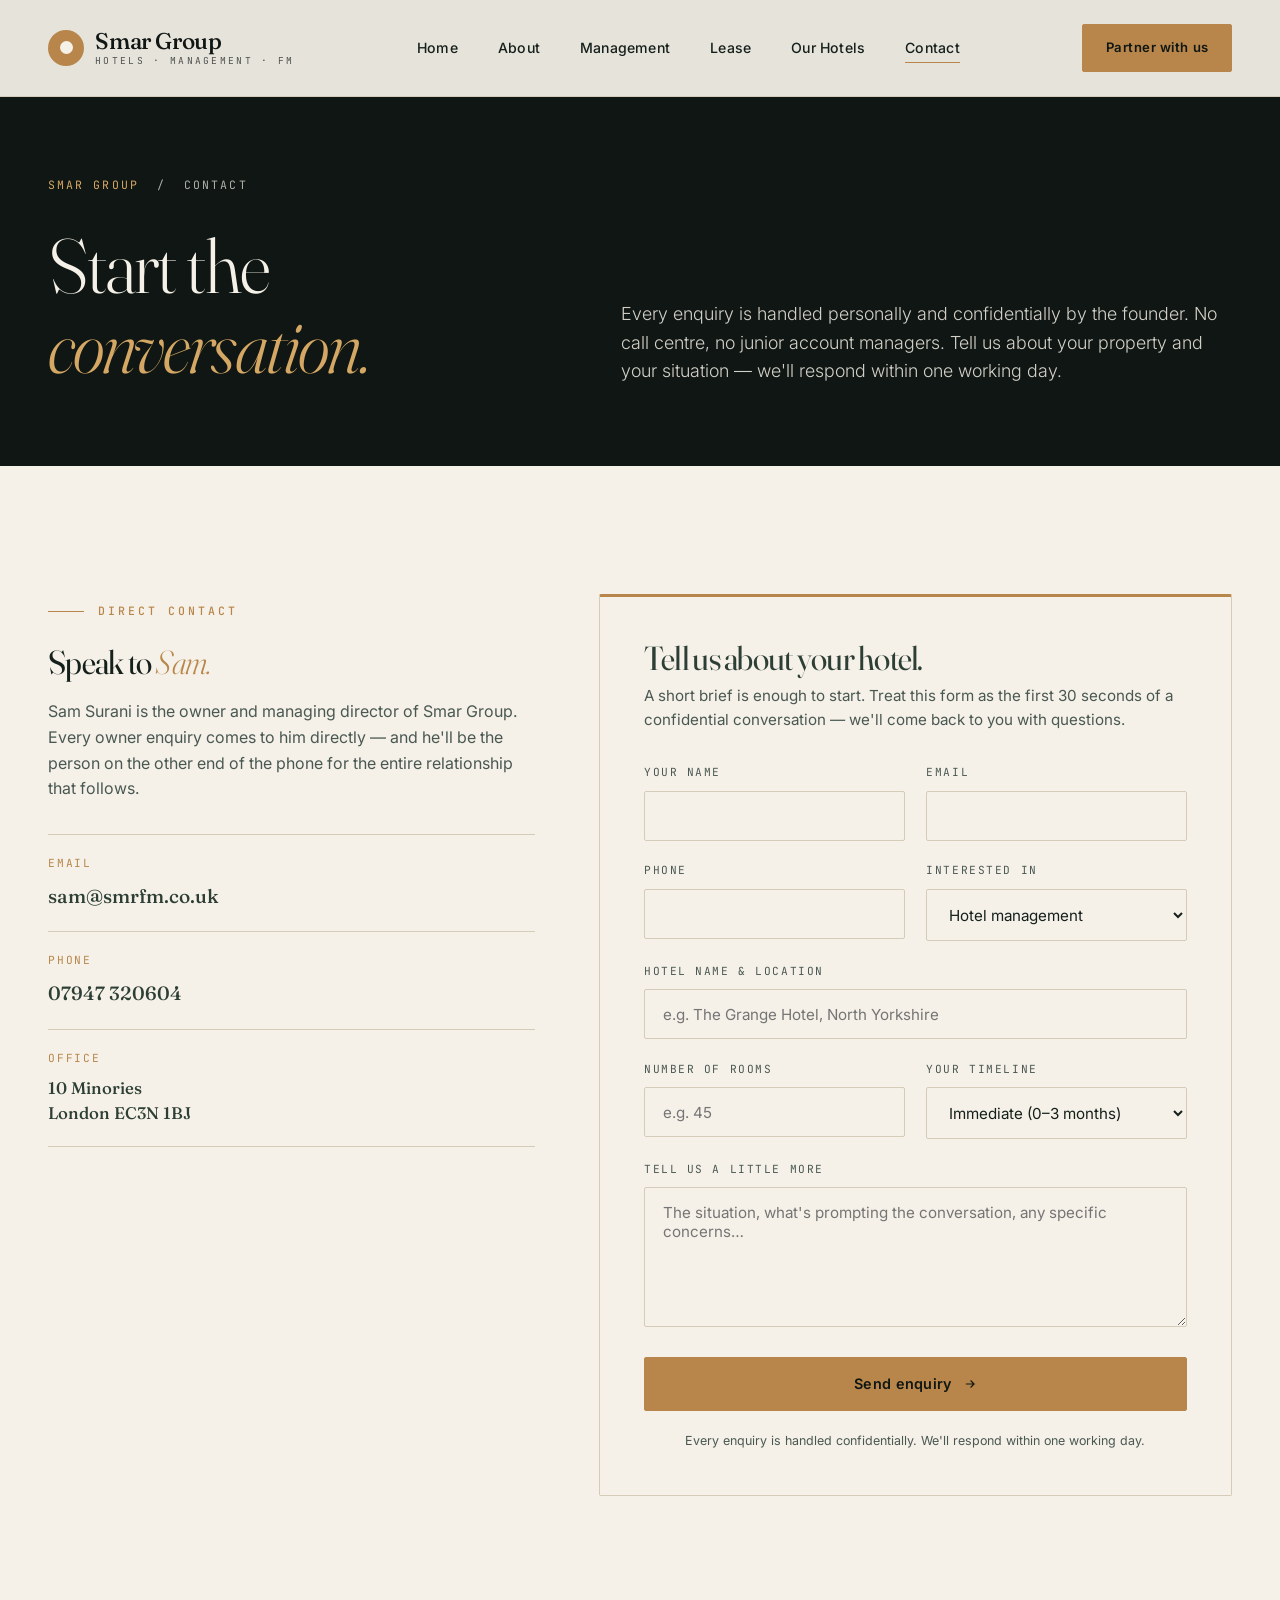
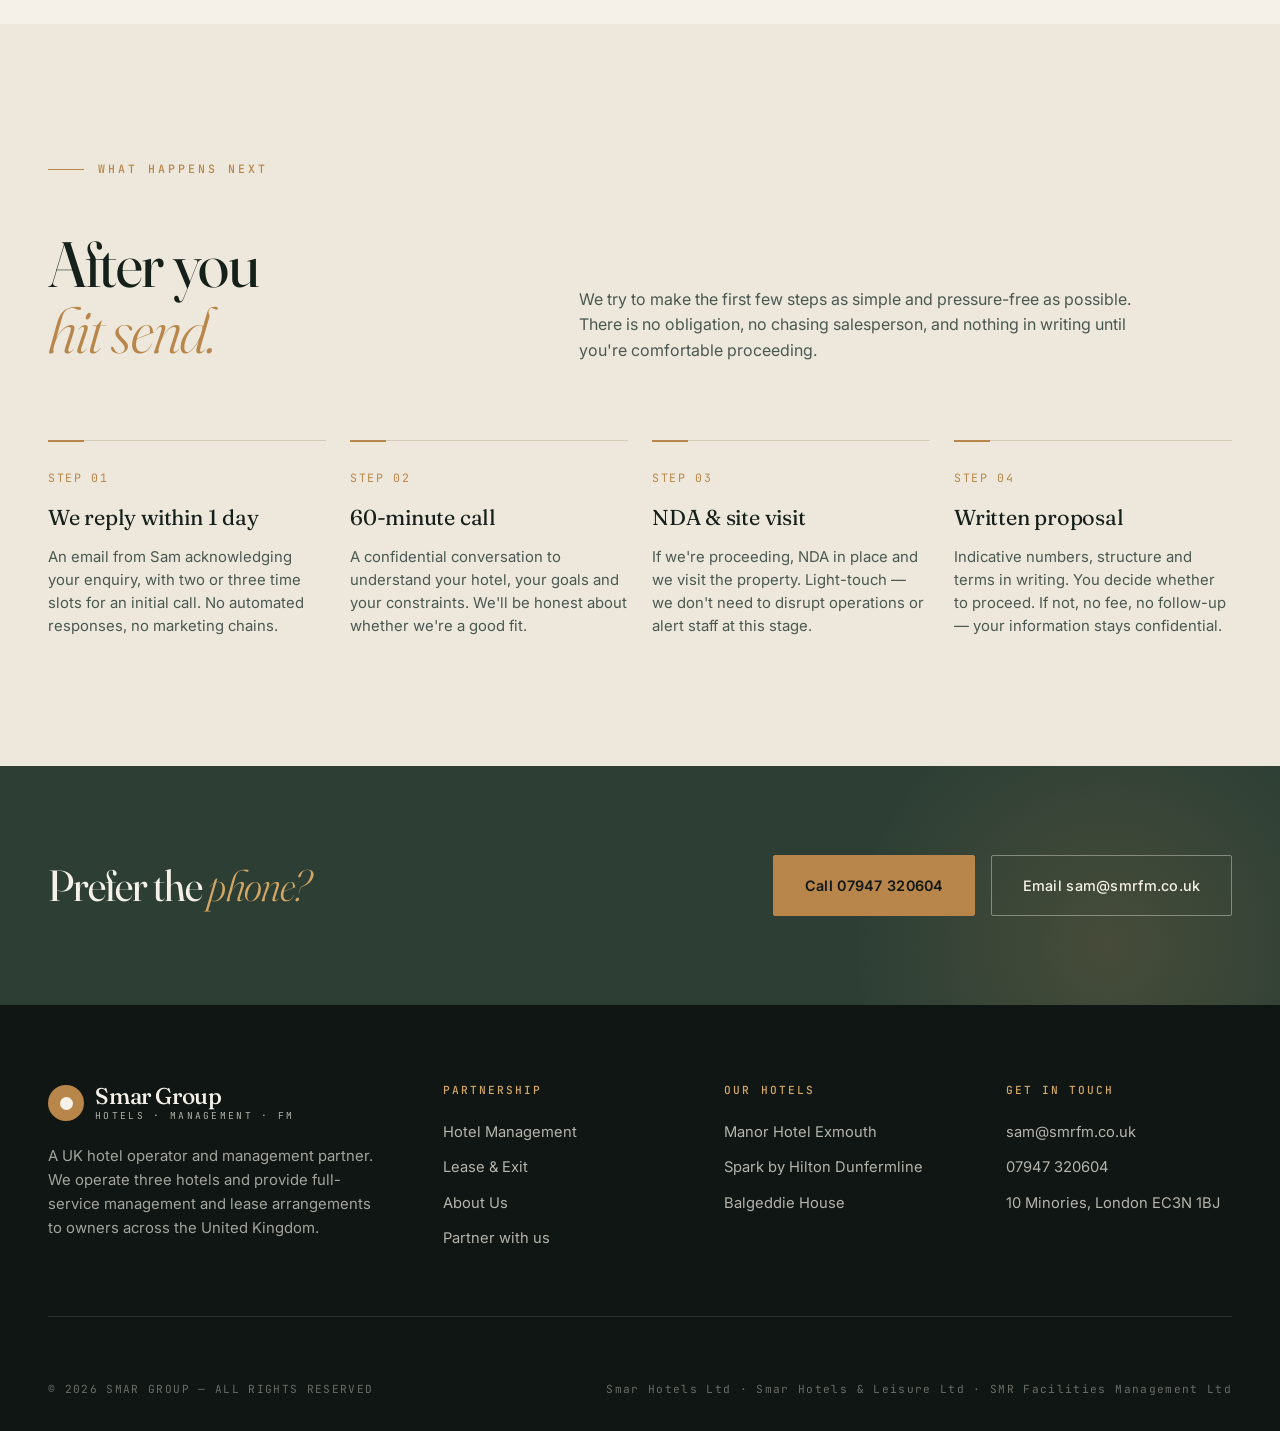
<file: contact.html>
<!DOCTYPE html>
<html lang="en">
<head>
<meta charset="UTF-8">
<meta name="viewport" content="width=device-width, initial-scale=1.0">
<title>Contact — Smar Group</title>
<meta name="description" content="Talk to Smar Group about hotel management, lease arrangements or operational support. Confidential enquiries handled directly by the founder.">
<link rel="stylesheet" href="assets/styles.css">
<link rel="icon" type="image/svg+xml" href="data:image/svg+xml,<svg xmlns='http://www.w3.org/2000/svg' viewBox='0 0 32 32'><circle cx='16' cy='16' r='14' fill='%232D3F35'/><circle cx='16' cy='16' r='5' fill='%23B8864A'/></svg>">
</head>
<body>

<nav class="nav" data-theme="light">
  <div class="container nav__inner">
    <a href="index.html" class="logo">
      <span class="logo__mark"></span>
      <span class="logo__text">Smar Group<small>Hotels · Management · FM</small></span>
    </a>
    <ul class="nav__links">
      <li><a href="index.html">Home</a></li>
      <li><a href="about.html">About</a></li>
      <li><a href="management.html">Management</a></li>
      <li><a href="lease.html">Lease</a></li>
      <li><a href="hotels.html">Our Hotels</a></li>
      <li><a href="contact.html" class="active">Contact</a></li>
    </ul>
    <a href="contact.html" class="nav__cta">Partner with us</a>
    <button class="nav__burger" aria-label="Menu"><span></span><span></span><span></span></button>
  </div>
</nav>

<section class="page-hero">
  <div class="container">
    <div class="page-hero__inner">
      <div>
        <div class="crumb fade-up"><a href="index.html">Smar Group</a> &nbsp;/&nbsp; Contact</div>
        <h1 class="fade-up d1">Start the<br><span class="italic">conversation.</span></h1>
      </div>
      <div class="fade-up d2">
        <p class="page-hero__lead">
          Every enquiry is handled personally and confidentially by the founder. No call
          centre, no junior account managers. Tell us about your property and your situation
          — we'll respond within one working day.
        </p>
      </div>
    </div>
  </div>
</section>

<section class="section">
  <div class="container">
    <div class="contact-grid">
      <!-- LEFT: contact info -->
      <div class="contact-info" data-reveal>
        <span class="eyebrow">Direct contact</span>
        <h3 style="margin: 1.5rem 0 1.25rem;">Speak to <span class="italic" style="color: var(--bronze);">Sam.</span></h3>
        <p>
          Sam Surani is the owner and managing director of Smar Group. Every owner
          enquiry comes to him directly — and he'll be the person on the other end of the
          phone for the entire relationship that follows.
        </p>

        <div class="info-block">
          <div class="label">Email</div>
          <div class="value"><a href="mailto:sam@smrfm.co.uk">sam@smrfm.co.uk</a></div>
        </div>
        <div class="info-block">
          <div class="label">Phone</div>
          <div class="value"><a href="tel:+447947320604">07947 320604</a></div>
        </div>
        <div class="info-block">
          <div class="label">Office</div>
          <div class="value" style="font-size: 1.05rem; line-height: 1.5;">10 Minories<br>London EC3N 1BJ</div>
        </div>
      </div>

      <!-- RIGHT: form -->
      <form class="contact-form" id="enquiry-form" data-reveal>
        <h3>Tell us about your hotel.</h3>
        <p style="margin-bottom: 2rem; color: var(--ink-soft); font-size: 0.95rem;">
          A short brief is enough to start. Treat this form as the first 30 seconds of a
          confidential conversation — we'll come back to you with questions.
        </p>

        <div class="field-row">
          <div class="field">
            <label for="name">Your name</label>
            <input id="name" name="name" type="text" required>
          </div>
          <div class="field">
            <label for="email">Email</label>
            <input id="email" name="email" type="email" required>
          </div>
        </div>

        <div class="field-row">
          <div class="field">
            <label for="phone">Phone</label>
            <input id="phone" name="phone" type="tel">
          </div>
          <div class="field">
            <label for="interest">Interested in</label>
            <select id="interest" name="interest">
              <option value="management">Hotel management</option>
              <option value="lease">Lease &amp; exit</option>
              <option value="hybrid">A hybrid arrangement</option>
              <option value="not-sure">Not sure yet — exploring options</option>
              <option value="other">Something else</option>
            </select>
          </div>
        </div>

        <div class="field">
          <label for="hotel">Hotel name &amp; location</label>
          <input id="hotel" name="hotel" type="text" placeholder="e.g. The Grange Hotel, North Yorkshire">
        </div>

        <div class="field-row">
          <div class="field">
            <label for="rooms">Number of rooms</label>
            <input id="rooms" name="rooms" type="text" placeholder="e.g. 45">
          </div>
          <div class="field">
            <label for="timeline">Your timeline</label>
            <select id="timeline" name="timeline">
              <option value="immediate">Immediate (0–3 months)</option>
              <option value="this-year">This year (3–12 months)</option>
              <option value="next-year">Next year (12+ months)</option>
              <option value="exploring">Just exploring</option>
            </select>
          </div>
        </div>

        <div class="field">
          <label for="message">Tell us a little more</label>
          <textarea id="message" name="message" placeholder="The situation, what's prompting the conversation, any specific concerns…"></textarea>
        </div>

        <button type="submit" class="btn btn--primary" style="width: 100%; justify-content: center;">
          Send enquiry
          <svg class="btn__arrow" viewBox="0 0 24 24" fill="none" stroke="currentColor" stroke-width="2"><path d="M5 12h14M13 6l6 6-6 6"/></svg>
        </button>

        <p style="margin-top: 1.25rem; font-size: 0.78rem; color: var(--ink-soft); text-align: center;">
          Every enquiry is handled confidentially. We'll respond within one working day.
        </p>
      </form>
    </div>
  </div>
</section>

<!-- WHAT HAPPENS NEXT -->
<section class="section section--cream">
  <div class="container">
    <div class="sec-head" data-reveal>
      <div class="sec-head__left">
        <span class="eyebrow">What happens next</span>
        <h2 style="margin-top: 1.5rem;">After you<br><span class="italic" style="color: var(--bronze);">hit send.</span></h2>
      </div>
      <div class="sec-head__right">
        <p>
          We try to make the first few steps as simple and pressure-free as possible. There
          is no obligation, no chasing salesperson, and nothing in writing until you're
          comfortable proceeding.
        </p>
      </div>
    </div>

    <div class="process">
      <div class="process__step" data-reveal>
        <span class="num">STEP 01</span>
        <h4>We reply within 1 day</h4>
        <p>An email from Sam acknowledging your enquiry, with two or three time slots for an initial call. No automated responses, no marketing chains.</p>
      </div>
      <div class="process__step" data-reveal>
        <span class="num">STEP 02</span>
        <h4>60-minute call</h4>
        <p>A confidential conversation to understand your hotel, your goals and your constraints. We'll be honest about whether we're a good fit.</p>
      </div>
      <div class="process__step" data-reveal>
        <span class="num">STEP 03</span>
        <h4>NDA &amp; site visit</h4>
        <p>If we're proceeding, NDA in place and we visit the property. Light-touch — we don't need to disrupt operations or alert staff at this stage.</p>
      </div>
      <div class="process__step" data-reveal>
        <span class="num">STEP 04</span>
        <h4>Written proposal</h4>
        <p>Indicative numbers, structure and terms in writing. You decide whether to proceed. If not, no fee, no follow-up — your information stays confidential.</p>
      </div>
    </div>
  </div>
</section>

<section class="cta-band">
  <div class="container cta-band__inner">
    <h2>Prefer the <span class="italic">phone?</span></h2>
    <div class="cta-band__actions">
      <a href="tel:+447947320604" class="btn btn--primary">Call 07947 320604</a>
      <a href="mailto:sam@smrfm.co.uk" class="btn btn--ghost">Email sam@smrfm.co.uk</a>
    </div>
  </div>
</section>

<footer class="footer">
  <div class="container">
    <div class="footer__top">
      <div class="footer__brand">
        <a href="index.html" class="logo">
          <span class="logo__mark"></span>
          <span class="logo__text">Smar Group<small>Hotels · Management · FM</small></span>
        </a>
        <p>A UK hotel operator and management partner. We operate three hotels and provide full-service management and lease arrangements to owners across the United Kingdom.</p>
      </div>
      <div class="footer__col">
        <h5>Partnership</h5>
        <ul>
          <li><a href="management.html">Hotel Management</a></li>
          <li><a href="lease.html">Lease &amp; Exit</a></li>
          <li><a href="about.html">About Us</a></li>
          <li><a href="contact.html">Partner with us</a></li>
        </ul>
      </div>
      <div class="footer__col">
        <h5>Our Hotels</h5>
        <ul>
          <li><a href="hotels.html#manor">Manor Hotel Exmouth</a></li>
          <li><a href="hotels.html#spark">Spark by Hilton Dunfermline</a></li>
          <li><a href="hotels.html#balgeddie">Balgeddie House</a></li>
        </ul>
      </div>
      <div class="footer__col">
        <h5>Get in touch</h5>
        <ul>
          <li><a href="mailto:sam@smrfm.co.uk">sam@smrfm.co.uk</a></li>
          <li><a href="tel:+447947320604">07947 320604</a></li>
          <li>10 Minories, London EC3N 1BJ</li>
        </ul>
      </div>
    </div>
    <div class="footer__bottom">
      <span>© 2026 SMAR GROUP — ALL RIGHTS RESERVED</span>
      <span>Smar Hotels Ltd · Smar Hotels &amp; Leisure Ltd · SMR Facilities Management Ltd</span>
    </div>
  </div>
</footer>

<script src="assets/main.js"></script>
</body>
</html>
</file>
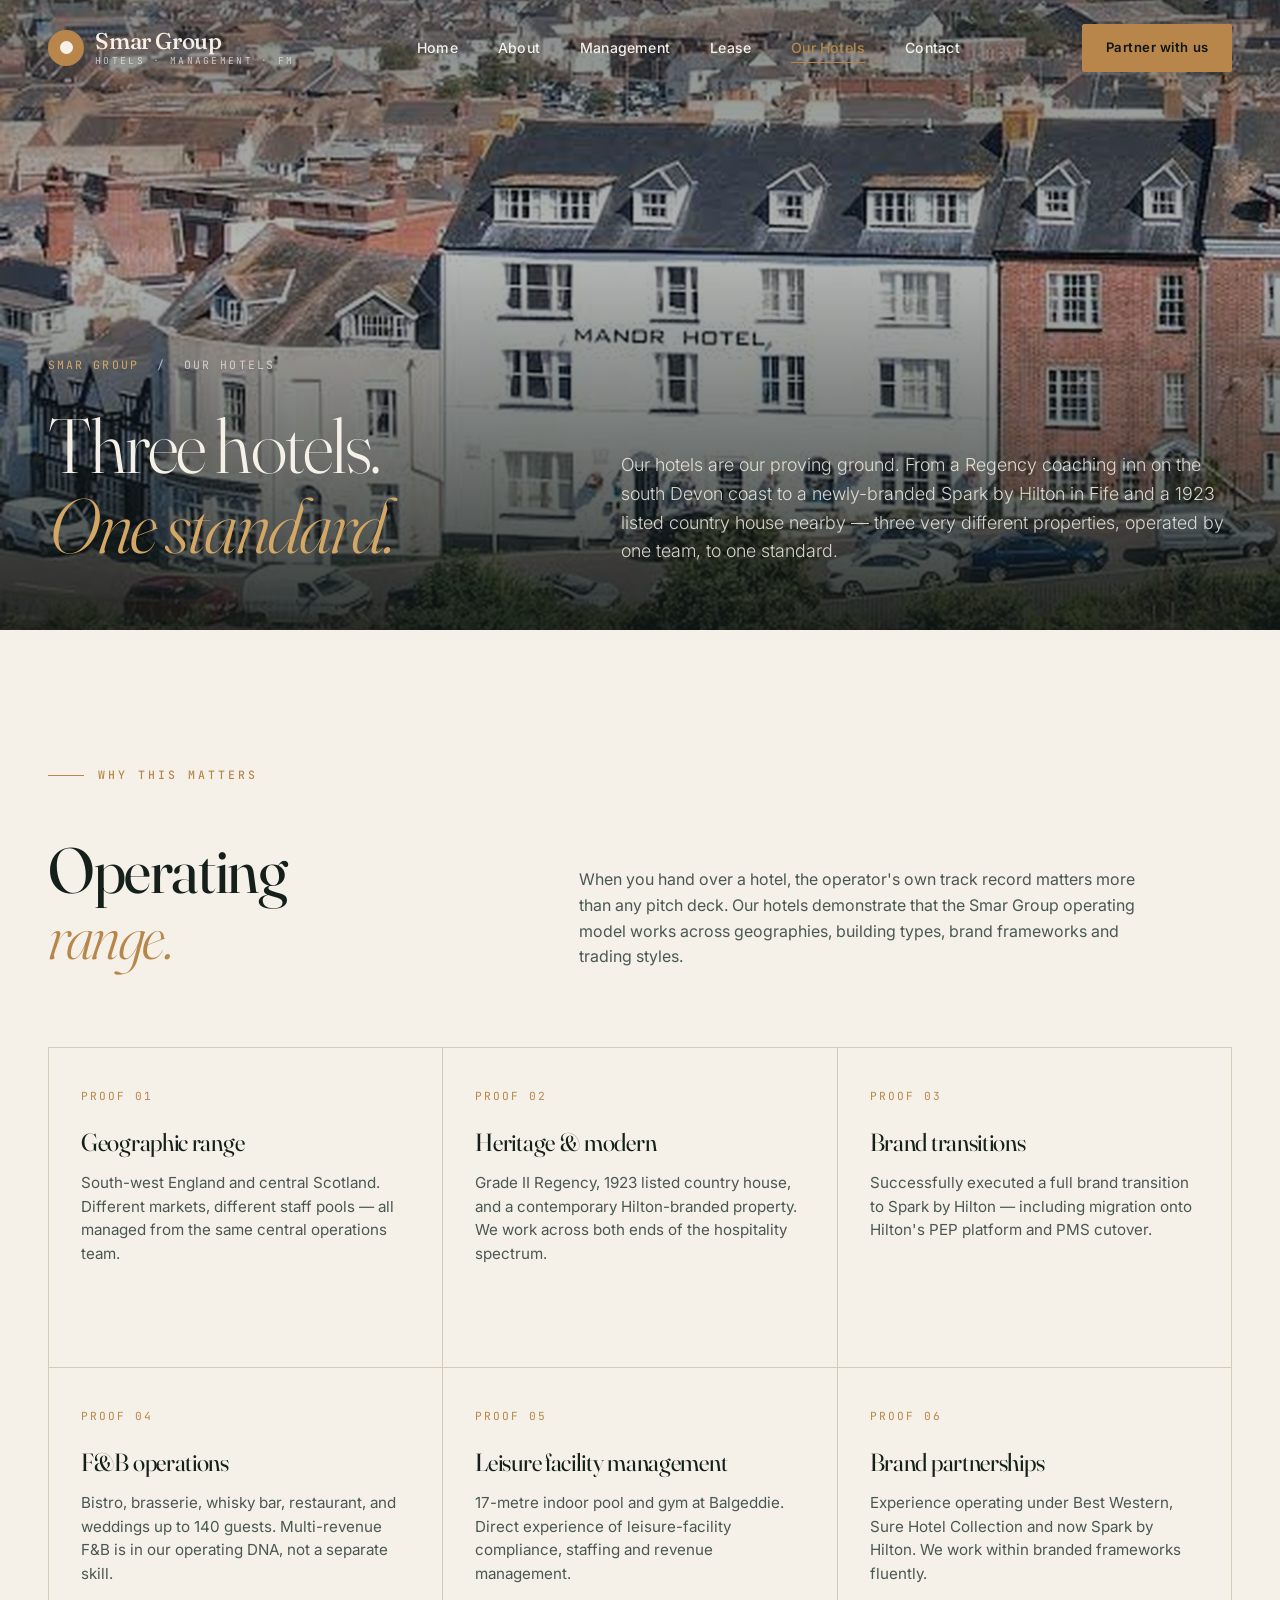
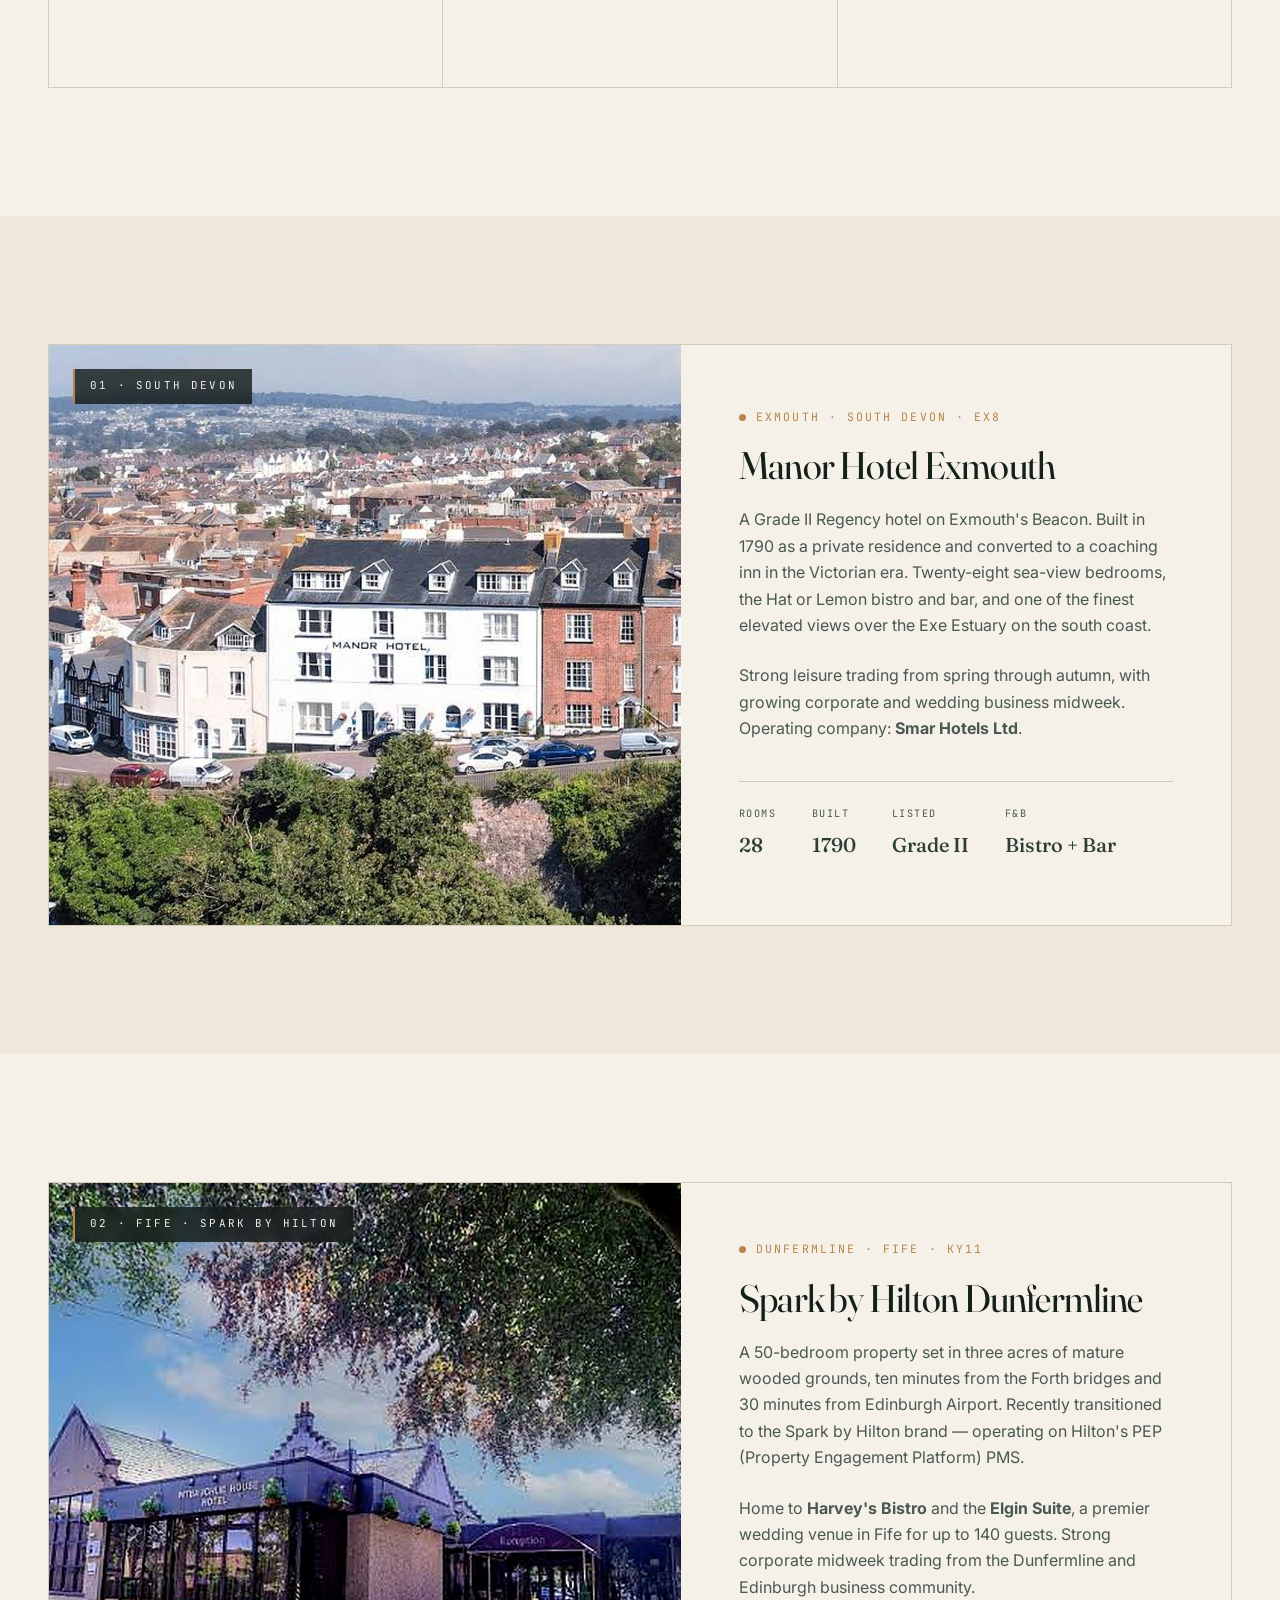
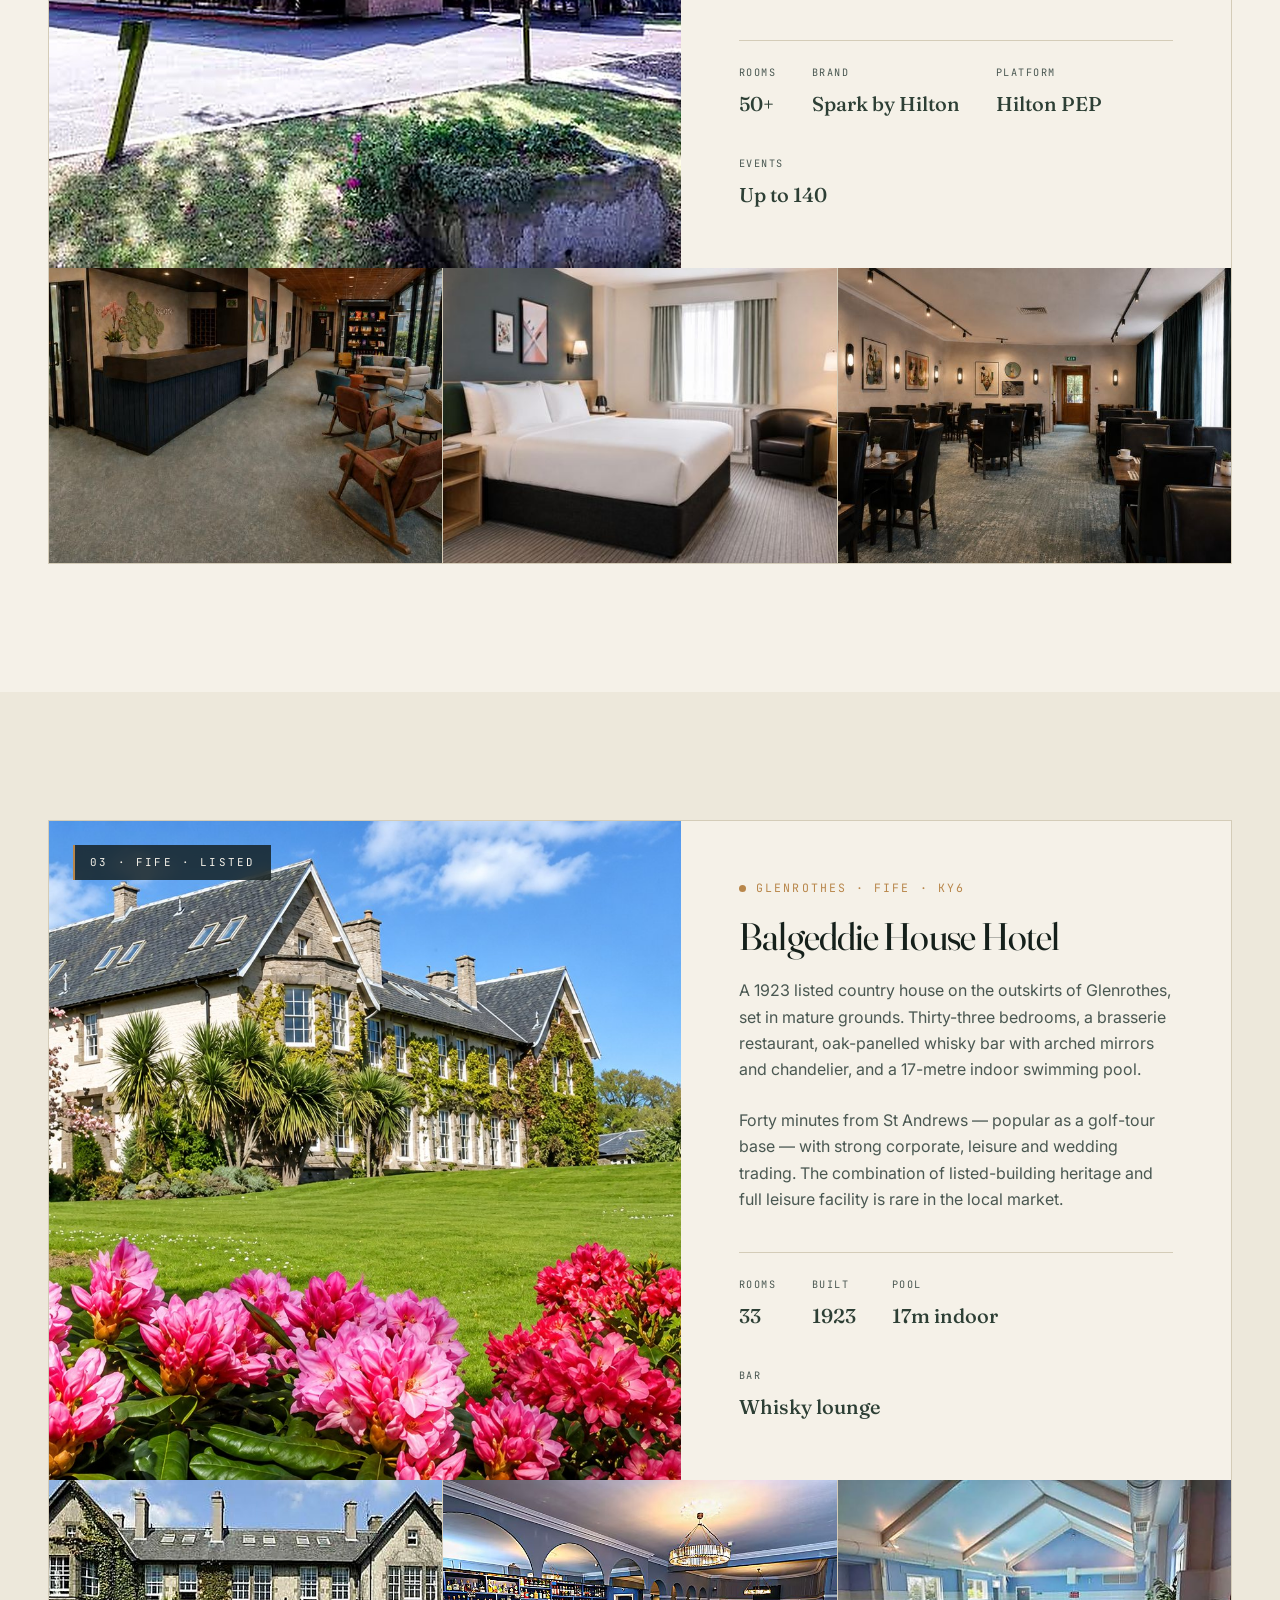
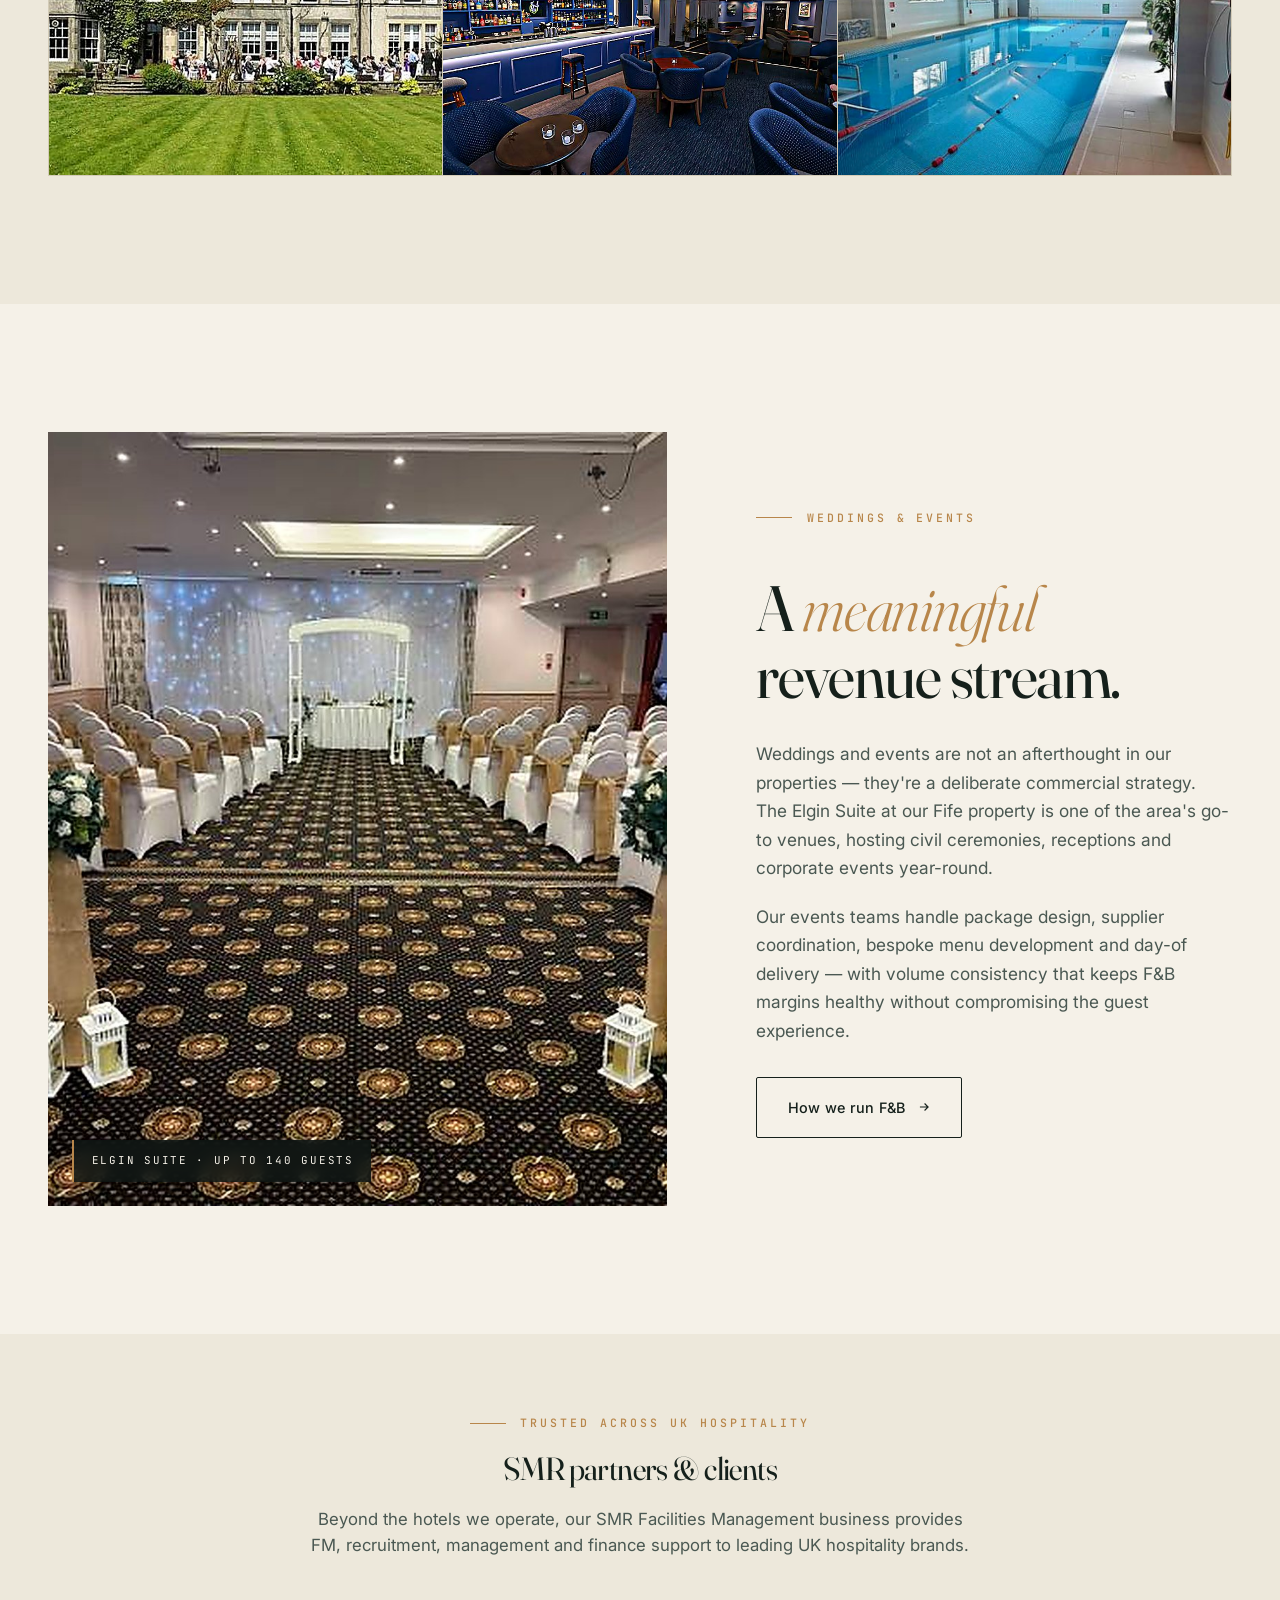
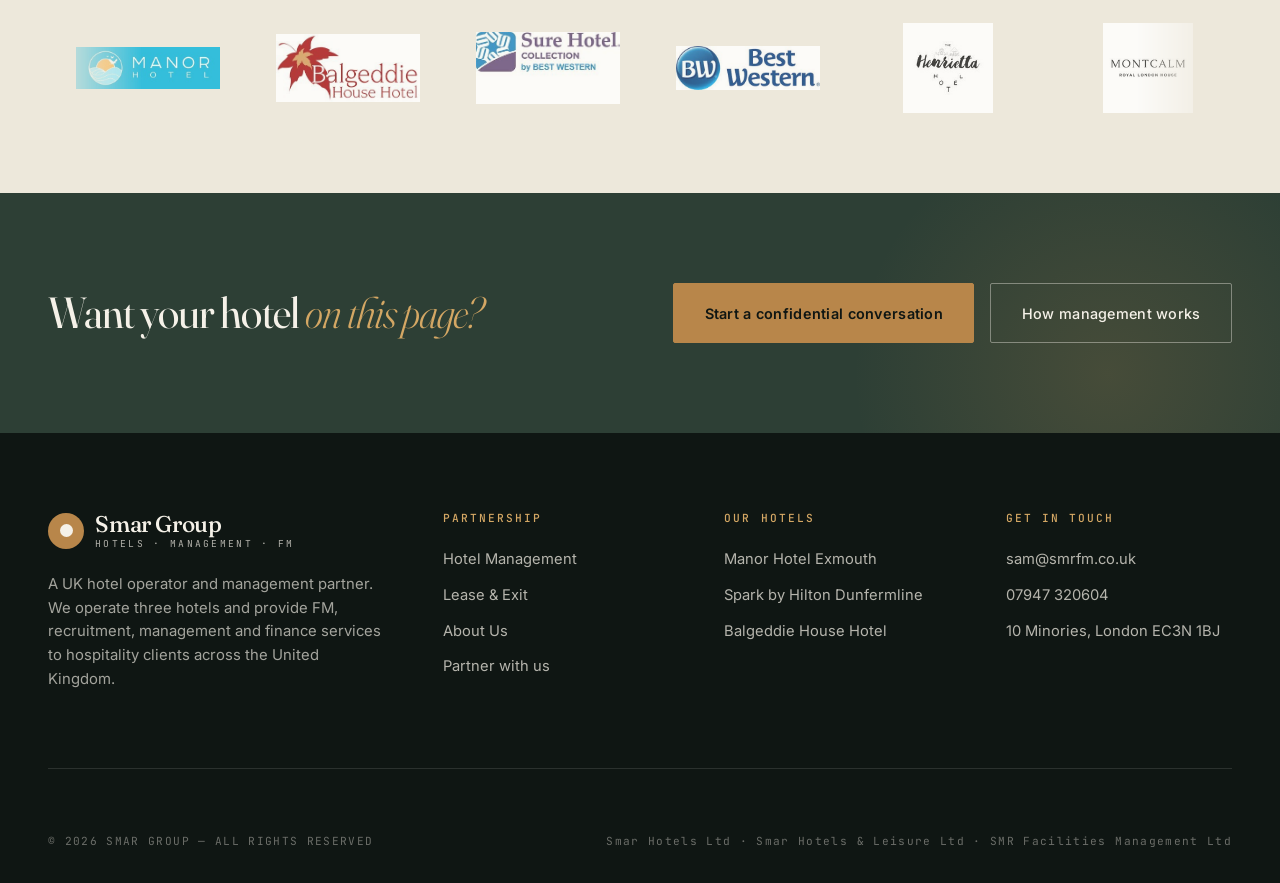
<file: hotels.html>
<!DOCTYPE html>
<html lang="en">
<head>
<meta charset="UTF-8">
<meta name="viewport" content="width=device-width, initial-scale=1.0">
<title>Our Hotels — Smar Group</title>
<meta name="description" content="Three hotels operated by Smar Group across England and Scotland. Manor Hotel Exmouth in Devon, Spark by Hilton Dunfermline and Balgeddie House Hotel in Fife.">
<link rel="stylesheet" href="assets/styles.css">
<link rel="icon" type="image/svg+xml" href="data:image/svg+xml,<svg xmlns='http://www.w3.org/2000/svg' viewBox='0 0 32 32'><circle cx='16' cy='16' r='14' fill='%232D3F35'/><circle cx='16' cy='16' r='5' fill='%23B8864A'/></svg>">
</head>
<body>

<nav class="nav">
  <div class="container nav__inner">
    <a href="index.html" class="logo">
      <span class="logo__mark"></span>
      <span class="logo__text">Smar Group<small>Hotels · Management · FM</small></span>
    </a>
    <ul class="nav__links">
      <li><a href="index.html">Home</a></li>
      <li><a href="about.html">About</a></li>
      <li><a href="management.html">Management</a></li>
      <li><a href="lease.html">Lease</a></li>
      <li><a href="hotels.html" class="active">Our Hotels</a></li>
      <li><a href="contact.html">Contact</a></li>
    </ul>
    <a href="contact.html" class="nav__cta">Partner with us</a>
    <button class="nav__burger" aria-label="Menu"><span></span><span></span><span></span></button>
  </div>
</nav>

<!-- PHOTO HERO -->
<section class="page-hero page-hero--photo">
  <div class="page-hero__bg">
    <img src="assets/photos/manor-exterior-hero.jpg" alt="Manor Hotel Exmouth">
  </div>
  <div class="container">
    <div class="page-hero__inner">
      <div>
        <div class="crumb fade-up"><a href="index.html">Smar Group</a> &nbsp;/&nbsp; Our Hotels</div>
        <h1 class="fade-up d1">Three hotels.<br><span class="italic">One standard.</span></h1>
      </div>
      <div class="fade-up d2">
        <p class="page-hero__lead">
          Our hotels are our proving ground. From a Regency coaching inn on the south
          Devon coast to a newly-branded Spark by Hilton in Fife and a 1923 listed
          country house nearby — three very different properties, operated by one team,
          to one standard.
        </p>
      </div>
    </div>
  </div>
</section>

<!-- OPERATING RANGE -->
<section class="section">
  <div class="container">
    <div class="sec-head" data-reveal>
      <div class="sec-head__left">
        <span class="eyebrow">Why this matters</span>
        <h2 style="margin-top: 1.5rem;">Operating<br><span class="italic" style="color: var(--bronze);">range.</span></h2>
      </div>
      <div class="sec-head__right">
        <p>
          When you hand over a hotel, the operator's own track record matters more than
          any pitch deck. Our hotels demonstrate that the Smar Group operating model works
          across geographies, building types, brand frameworks and trading styles.
        </p>
      </div>
    </div>

    <div class="pillars">
      <div class="pillar" data-reveal>
        <div class="pillar__num">PROOF 01</div>
        <h3>Geographic range</h3>
        <p>South-west England and central Scotland. Different markets, different staff pools — all managed from the same central operations team.</p>
      </div>
      <div class="pillar" data-reveal>
        <div class="pillar__num">PROOF 02</div>
        <h3>Heritage &amp; modern</h3>
        <p>Grade II Regency, 1923 listed country house, and a contemporary Hilton-branded property. We work across both ends of the hospitality spectrum.</p>
      </div>
      <div class="pillar" data-reveal>
        <div class="pillar__num">PROOF 03</div>
        <h3>Brand transitions</h3>
        <p>Successfully executed a full brand transition to Spark by Hilton — including migration onto Hilton's PEP platform and PMS cutover.</p>
      </div>
      <div class="pillar" data-reveal>
        <div class="pillar__num">PROOF 04</div>
        <h3>F&amp;B operations</h3>
        <p>Bistro, brasserie, whisky bar, restaurant, and weddings up to 140 guests. Multi-revenue F&amp;B is in our operating DNA, not a separate skill.</p>
      </div>
      <div class="pillar" data-reveal>
        <div class="pillar__num">PROOF 05</div>
        <h3>Leisure facility management</h3>
        <p>17-metre indoor pool and gym at Balgeddie. Direct experience of leisure-facility compliance, staffing and revenue management.</p>
      </div>
      <div class="pillar" data-reveal>
        <div class="pillar__num">PROOF 06</div>
        <h3>Brand partnerships</h3>
        <p>Experience operating under Best Western, Sure Hotel Collection and now Spark by Hilton. We work within branded frameworks fluently.</p>
      </div>
    </div>
  </div>
</section>

<!-- HOTEL DETAIL: MANOR -->
<section class="section section--cream" id="manor">
  <div class="container">
    <div class="hotel-block" data-reveal>
      <div class="hotel-feature">
        <div class="hotel-feature__media">
          <span class="hotel-feature__badge">01 · South Devon</span>
          <img src="assets/photos/manor-exterior-card.jpg" alt="Manor Hotel Exmouth">
        </div>
        <div class="hotel-feature__body">
          <div class="hotel-feature__loc">Exmouth · South Devon · EX8</div>
          <h3>Manor Hotel Exmouth</h3>
          <p>
            A Grade II Regency hotel on Exmouth's Beacon. Built in 1790 as a private
            residence and converted to a coaching inn in the Victorian era. Twenty-eight
            sea-view bedrooms, the Hat or Lemon bistro and bar, and one of the finest
            elevated views over the Exe Estuary on the south coast.
          </p>
          <p>
            Strong leisure trading from spring through autumn, with growing corporate and
            wedding business midweek. Operating company: <strong>Smar Hotels Ltd</strong>.
          </p>
          <div class="hotel-feature__meta">
            <div><span>Rooms</span><strong>28</strong></div>
            <div><span>Built</span><strong>1790</strong></div>
            <div><span>Listed</span><strong>Grade II</strong></div>
            <div><span>F&amp;B</span><strong>Bistro + Bar</strong></div>
          </div>
        </div>
      </div>
    </div>
  </div>
</section>

<!-- HOTEL DETAIL: SPARK BY HILTON -->
<section class="section" id="spark">
  <div class="container">
    <div class="hotel-block" data-reveal>
      <div class="hotel-feature">
        <div class="hotel-feature__media">
          <span class="hotel-feature__badge">02 · Fife · Spark by Hilton</span>
          <img src="assets/photos/pitbauchlie-exterior-card.jpg" alt="Spark by Hilton Dunfermline exterior">
        </div>
        <div class="hotel-feature__body">
          <div class="hotel-feature__loc">Dunfermline · Fife · KY11</div>
          <h3>Spark by Hilton Dunfermline</h3>
          <p>
            A 50-bedroom property set in three acres of mature wooded grounds, ten minutes
            from the Forth bridges and 30 minutes from Edinburgh Airport. Recently
            transitioned to the Spark by Hilton brand — operating on Hilton's PEP
            (Property Engagement Platform) PMS.
          </p>
          <p>
            Home to <strong>Harvey's Bistro</strong> and the <strong>Elgin Suite</strong>,
            a premier wedding venue in Fife for up to 140 guests. Strong corporate midweek
            trading from the Dunfermline and Edinburgh business community.
          </p>
          <div class="hotel-feature__meta">
            <div><span>Rooms</span><strong>50+</strong></div>
            <div><span>Brand</span><strong>Spark by Hilton</strong></div>
            <div><span>Platform</span><strong>Hilton PEP</strong></div>
            <div><span>Events</span><strong>Up to 140</strong></div>
          </div>
        </div>
      </div>
      <!-- Gallery of Spark interior -->
      <div class="hotel-gallery">
        <div class="hotel-gallery__img"><img src="assets/photos/spark-reception-thumb.jpg" alt="Spark by Hilton reception" loading="lazy"></div>
        <div class="hotel-gallery__img"><img src="assets/photos/spark-bedroom-thumb.jpg" alt="Spark by Hilton bedroom" loading="lazy"></div>
        <div class="hotel-gallery__img"><img src="assets/photos/spark-restaurant-thumb.jpg" alt="Spark by Hilton restaurant" loading="lazy"></div>
      </div>
    </div>
  </div>
</section>

<!-- HOTEL DETAIL: BALGEDDIE -->
<section class="section section--cream" id="balgeddie">
  <div class="container">
    <div class="hotel-block" data-reveal>
      <div class="hotel-feature">
        <div class="hotel-feature__media">
          <span class="hotel-feature__badge">03 · Fife · Listed</span>
          <img src="assets/photos/balgeddie-rhodo-card.jpg" alt="Balgeddie House Hotel exterior">
        </div>
        <div class="hotel-feature__body">
          <div class="hotel-feature__loc">Glenrothes · Fife · KY6</div>
          <h3>Balgeddie House Hotel</h3>
          <p>
            A 1923 listed country house on the outskirts of Glenrothes, set in mature
            grounds. Thirty-three bedrooms, a brasserie restaurant, oak-panelled whisky
            bar with arched mirrors and chandelier, and a 17-metre indoor swimming pool.
          </p>
          <p>
            Forty minutes from St Andrews — popular as a golf-tour base — with strong
            corporate, leisure and wedding trading. The combination of listed-building
            heritage and full leisure facility is rare in the local market.
          </p>
          <div class="hotel-feature__meta">
            <div><span>Rooms</span><strong>33</strong></div>
            <div><span>Built</span><strong>1923</strong></div>
            <div><span>Pool</span><strong>17m indoor</strong></div>
            <div><span>Bar</span><strong>Whisky lounge</strong></div>
          </div>
        </div>
      </div>
      <!-- Gallery of Balgeddie -->
      <div class="hotel-gallery">
        <div class="hotel-gallery__img"><img src="assets/photos/balgeddie-terrace-thumb.jpg" alt="Balgeddie House garden terrace" loading="lazy"></div>
        <div class="hotel-gallery__img"><img src="assets/photos/balgeddie-bar-thumb.jpg" alt="Balgeddie House whisky bar" loading="lazy"></div>
        <div class="hotel-gallery__img"><img src="assets/photos/balgeddie-pool-thumb.jpg" alt="Balgeddie House indoor pool" loading="lazy"></div>
      </div>
    </div>
  </div>
</section>

<!-- EVENTS / WEDDINGS SECTION -->
<section class="section">
  <div class="container">
    <div class="intro">
      <div class="intro__visual" data-reveal>
        <img src="assets/photos/wedding-elgin-card.jpg" alt="Wedding ceremony at the Elgin Suite">
        <div class="intro__tag">Elgin Suite · Up to 140 Guests</div>
      </div>
      <div class="intro__body" data-reveal>
        <span class="eyebrow">Weddings &amp; Events</span>
        <h2 style="margin-top: 1.5rem;">A <span class="italic" style="color: var(--bronze);">meaningful</span><br>revenue stream.</h2>
        <p>
          Weddings and events are not an afterthought in our properties — they're a
          deliberate commercial strategy. The Elgin Suite at our Fife property is one of
          the area's go-to venues, hosting civil ceremonies, receptions and corporate
          events year-round.
        </p>
        <p>
          Our events teams handle package design, supplier coordination, bespoke menu
          development and day-of delivery — with volume consistency that keeps F&amp;B
          margins healthy without compromising the guest experience.
        </p>
        <a href="management.html#fb" class="btn btn--outline">
          How we run F&amp;B
          <svg class="btn__arrow" viewBox="0 0 24 24" fill="none" stroke="currentColor" stroke-width="2"><path d="M5 12h14M13 6l6 6-6 6"/></svg>
        </a>
      </div>
    </div>
  </div>
</section>

<!-- PARTNER NETWORK -->
<section class="partner-strip">
  <div class="container">
    <div class="partner-strip__intro" data-reveal>
      <span class="eyebrow">Trusted across UK hospitality</span>
      <h3>SMR partners &amp; clients</h3>
      <p>
        Beyond the hotels we operate, our SMR Facilities Management business provides FM,
        recruitment, management and finance support to leading UK hospitality brands.
      </p>
    </div>
    <div class="logo-marquee" data-reveal>
      <div class="logo-marquee__track">
        <div class="logo-marquee__group">
          <div class="logo-marquee__item"><img src="assets/logos/manor-hotel.jpg" alt="Manor Hotel" loading="lazy"></div>
          <div class="logo-marquee__item"><img src="assets/logos/balgeddie-house.jpg" alt="Balgeddie House Hotel" loading="lazy"></div>
          <div class="logo-marquee__item"><img src="assets/logos/sure-hotel.jpg" alt="Sure Hotel Collection by Best Western" loading="lazy"></div>
          <div class="logo-marquee__item"><img src="assets/logos/best-western.jpg" alt="Best Western" loading="lazy"></div>
          <div class="logo-marquee__item"><img src="assets/logos/henrietta.jpg" alt="The Henrietta Hotel" loading="lazy"></div>
          <div class="logo-marquee__item"><img src="assets/logos/the-montcalm.png" alt="The Montcalm Royal London House" loading="lazy"></div>
          <div class="logo-marquee__item"><img src="assets/logos/radisson-red.jpg" alt="Radisson RED" loading="lazy"></div>
          <div class="logo-marquee__item"><img src="assets/logos/fairmont.png" alt="Fairmont Hotels" loading="lazy"></div>
          <div class="logo-marquee__item"><img src="assets/logos/sofitel.png" alt="Sofitel Luxury Hotels" loading="lazy"></div>
          <div class="logo-marquee__item"><img src="assets/logos/astor-court.png" alt="Astor Court Hotel" loading="lazy"></div>
          <div class="logo-marquee__item"><img src="assets/logos/lodge-hotel.png" alt="Lodge Hotel Putney" loading="lazy"></div>
          <div class="logo-marquee__item"><img src="assets/logos/holiday-inn-express.jpg" alt="Holiday Inn Express" loading="lazy"></div>
          <div class="logo-marquee__item"><img src="assets/logos/spark-by-hilton.png" alt="Spark by Hilton" loading="lazy"></div>
        </div>
        <div class="logo-marquee__group" aria-hidden="true">
          <div class="logo-marquee__item"><img src="assets/logos/manor-hotel.jpg" alt="" loading="lazy"></div>
          <div class="logo-marquee__item"><img src="assets/logos/balgeddie-house.jpg" alt="" loading="lazy"></div>
          <div class="logo-marquee__item"><img src="assets/logos/sure-hotel.jpg" alt="" loading="lazy"></div>
          <div class="logo-marquee__item"><img src="assets/logos/best-western.jpg" alt="" loading="lazy"></div>
          <div class="logo-marquee__item"><img src="assets/logos/henrietta.jpg" alt="" loading="lazy"></div>
          <div class="logo-marquee__item"><img src="assets/logos/the-montcalm.png" alt="" loading="lazy"></div>
          <div class="logo-marquee__item"><img src="assets/logos/radisson-red.jpg" alt="" loading="lazy"></div>
          <div class="logo-marquee__item"><img src="assets/logos/fairmont.png" alt="" loading="lazy"></div>
          <div class="logo-marquee__item"><img src="assets/logos/sofitel.png" alt="" loading="lazy"></div>
          <div class="logo-marquee__item"><img src="assets/logos/astor-court.png" alt="" loading="lazy"></div>
          <div class="logo-marquee__item"><img src="assets/logos/lodge-hotel.png" alt="" loading="lazy"></div>
          <div class="logo-marquee__item"><img src="assets/logos/holiday-inn-express.jpg" alt="" loading="lazy"></div>
          <div class="logo-marquee__item"><img src="assets/logos/spark-by-hilton.png" alt="" loading="lazy"></div>
        </div>
      </div>
    </div>
  </div>
</section>

<section class="cta-band">
  <div class="container cta-band__inner">
    <h2>Want your hotel <span class="italic">on this page?</span></h2>
    <div class="cta-band__actions">
      <a href="contact.html" class="btn btn--primary">Start a confidential conversation</a>
      <a href="management.html" class="btn btn--ghost">How management works</a>
    </div>
  </div>
</section>

<footer class="footer">
  <div class="container">
    <div class="footer__top">
      <div class="footer__brand">
        <a href="index.html" class="logo">
          <span class="logo__mark"></span>
          <span class="logo__text">Smar Group<small>Hotels · Management · FM</small></span>
        </a>
        <p>A UK hotel operator and management partner. We operate three hotels and provide FM, recruitment, management and finance services to hospitality clients across the United Kingdom.</p>
      </div>
      <div class="footer__col">
        <h5>Partnership</h5>
        <ul>
          <li><a href="management.html">Hotel Management</a></li>
          <li><a href="lease.html">Lease &amp; Exit</a></li>
          <li><a href="about.html">About Us</a></li>
          <li><a href="contact.html">Partner with us</a></li>
        </ul>
      </div>
      <div class="footer__col">
        <h5>Our Hotels</h5>
        <ul>
          <li><a href="hotels.html#manor">Manor Hotel Exmouth</a></li>
          <li><a href="hotels.html#spark">Spark by Hilton Dunfermline</a></li>
          <li><a href="hotels.html#balgeddie">Balgeddie House Hotel</a></li>
        </ul>
      </div>
      <div class="footer__col">
        <h5>Get in touch</h5>
        <ul>
          <li><a href="mailto:sam@smrfm.co.uk">sam@smrfm.co.uk</a></li>
          <li><a href="tel:+447947320604">07947 320604</a></li>
          <li>10 Minories, London EC3N 1BJ</li>
        </ul>
      </div>
    </div>
    <div class="footer__bottom">
      <span>© 2026 SMAR GROUP — ALL RIGHTS RESERVED</span>
      <span>Smar Hotels Ltd · Smar Hotels &amp; Leisure Ltd · SMR Facilities Management Ltd</span>
    </div>
  </div>
</footer>

<script src="assets/main.js"></script>
</body>
</html>
</file>
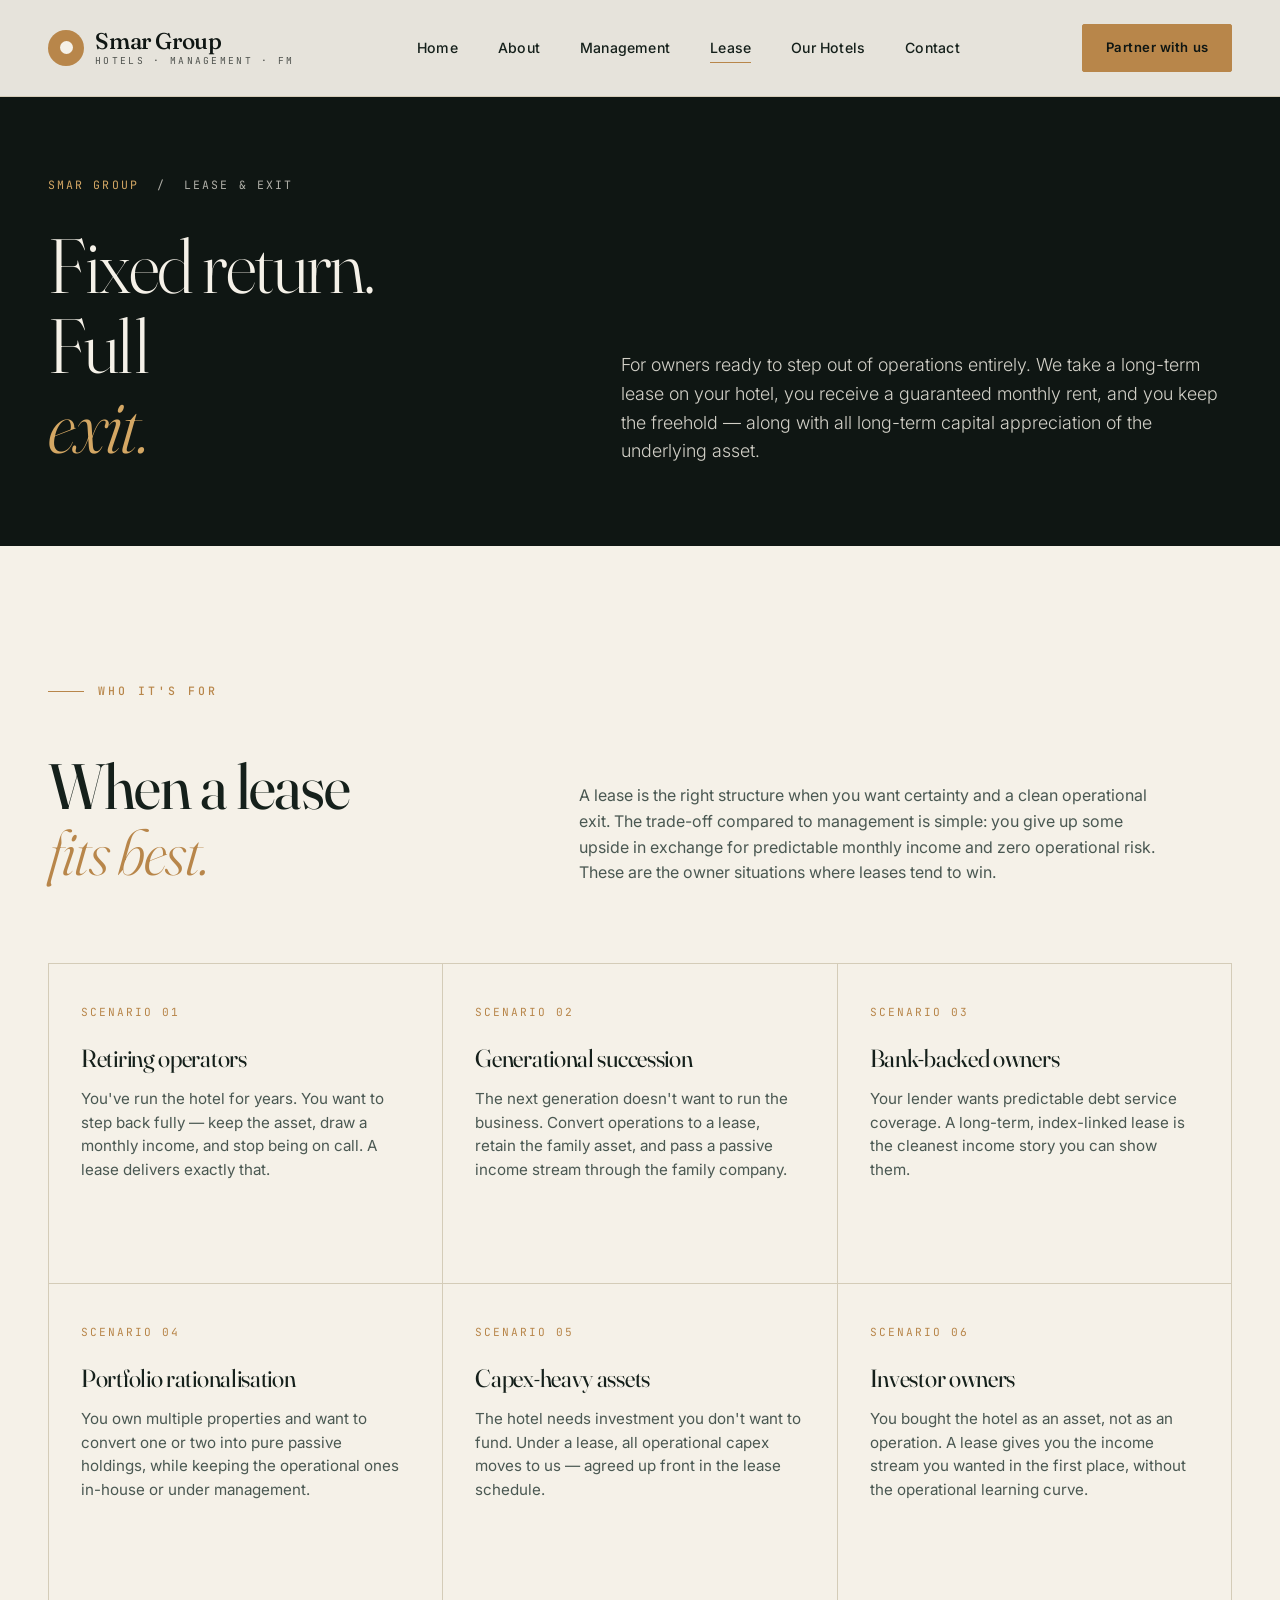
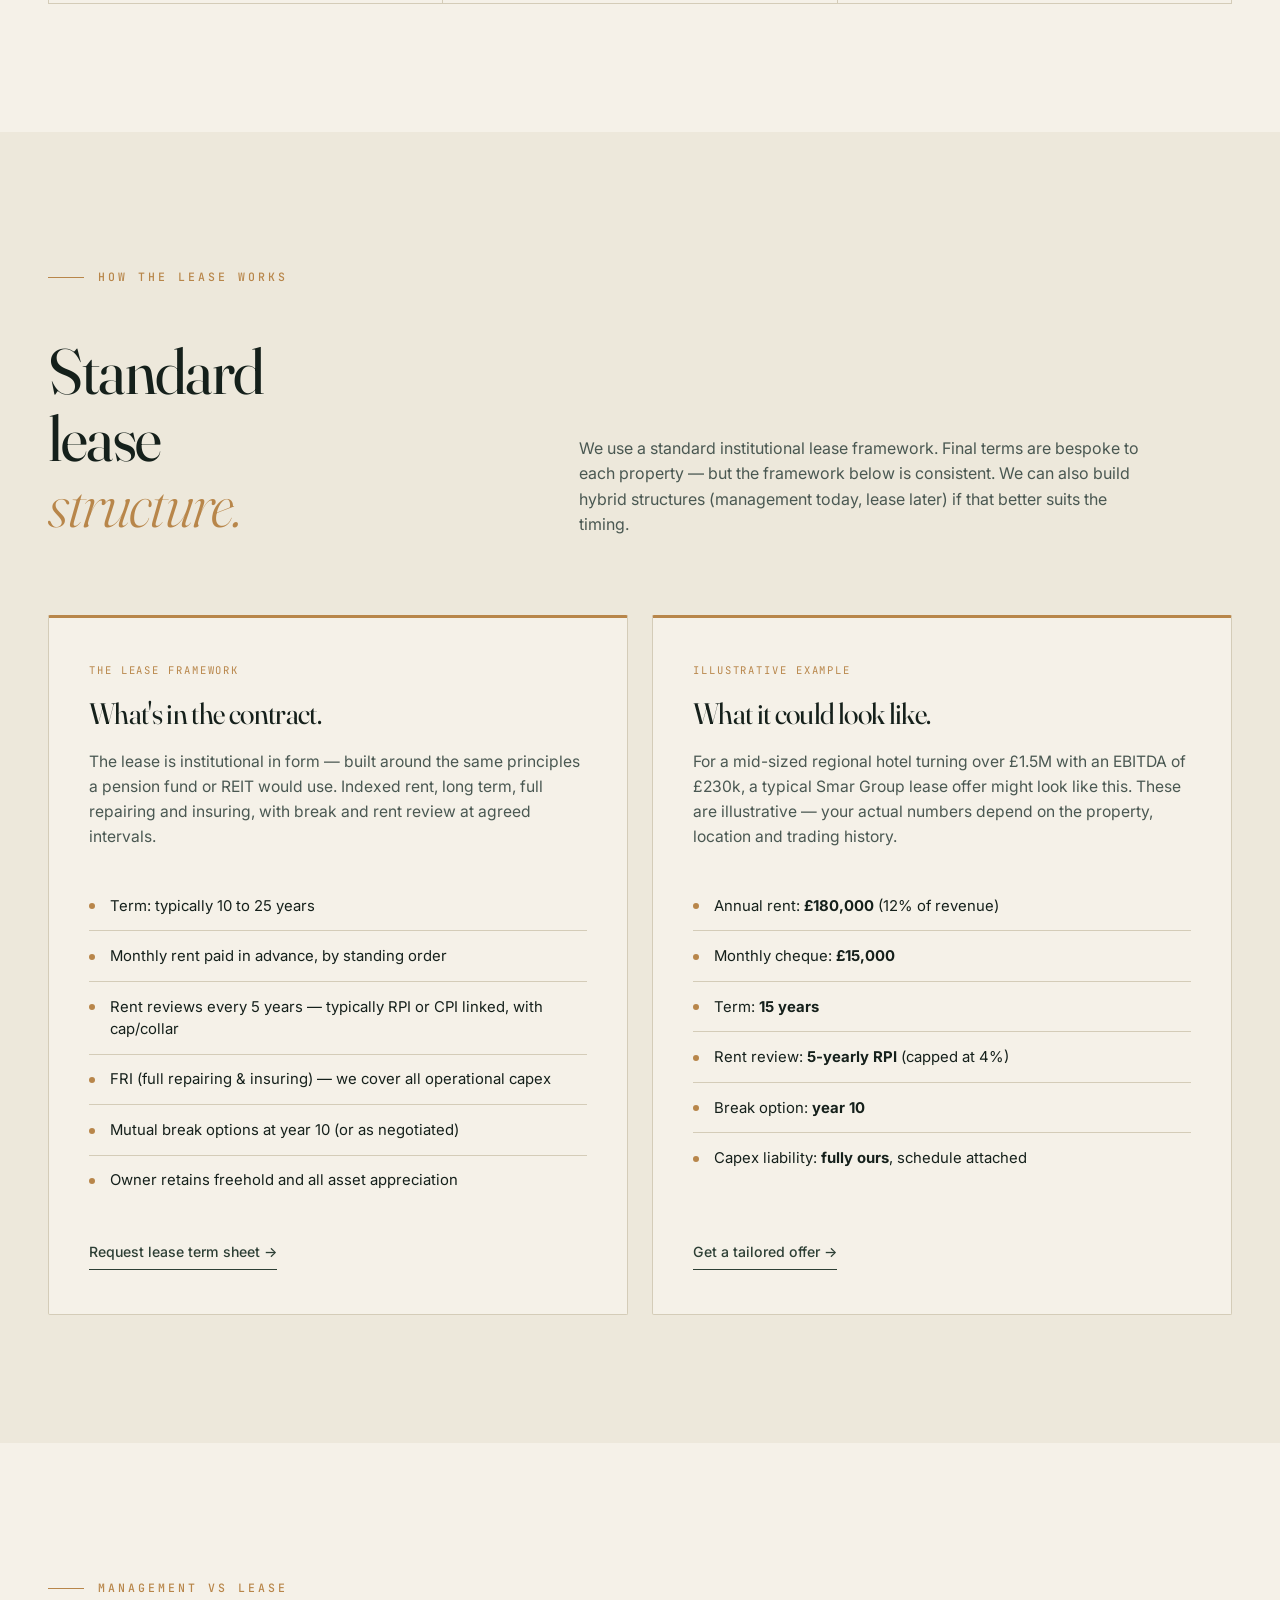
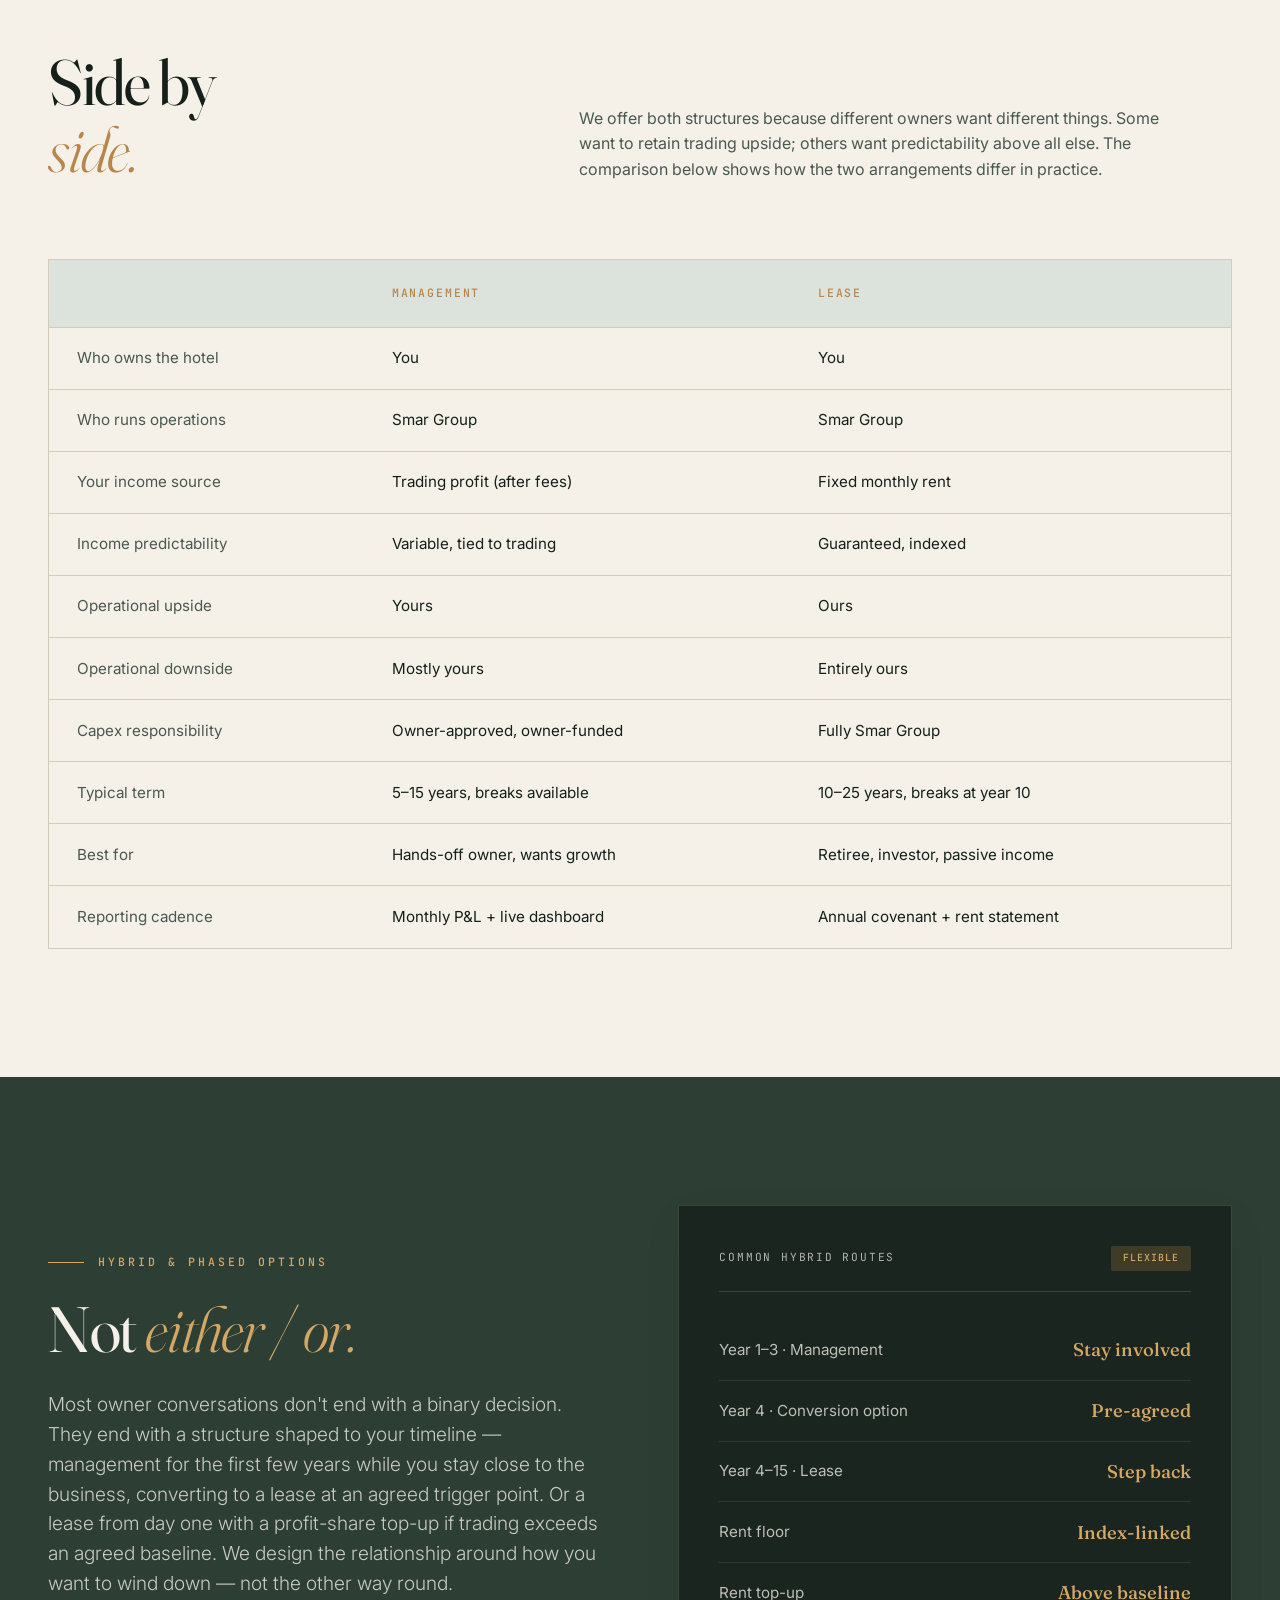
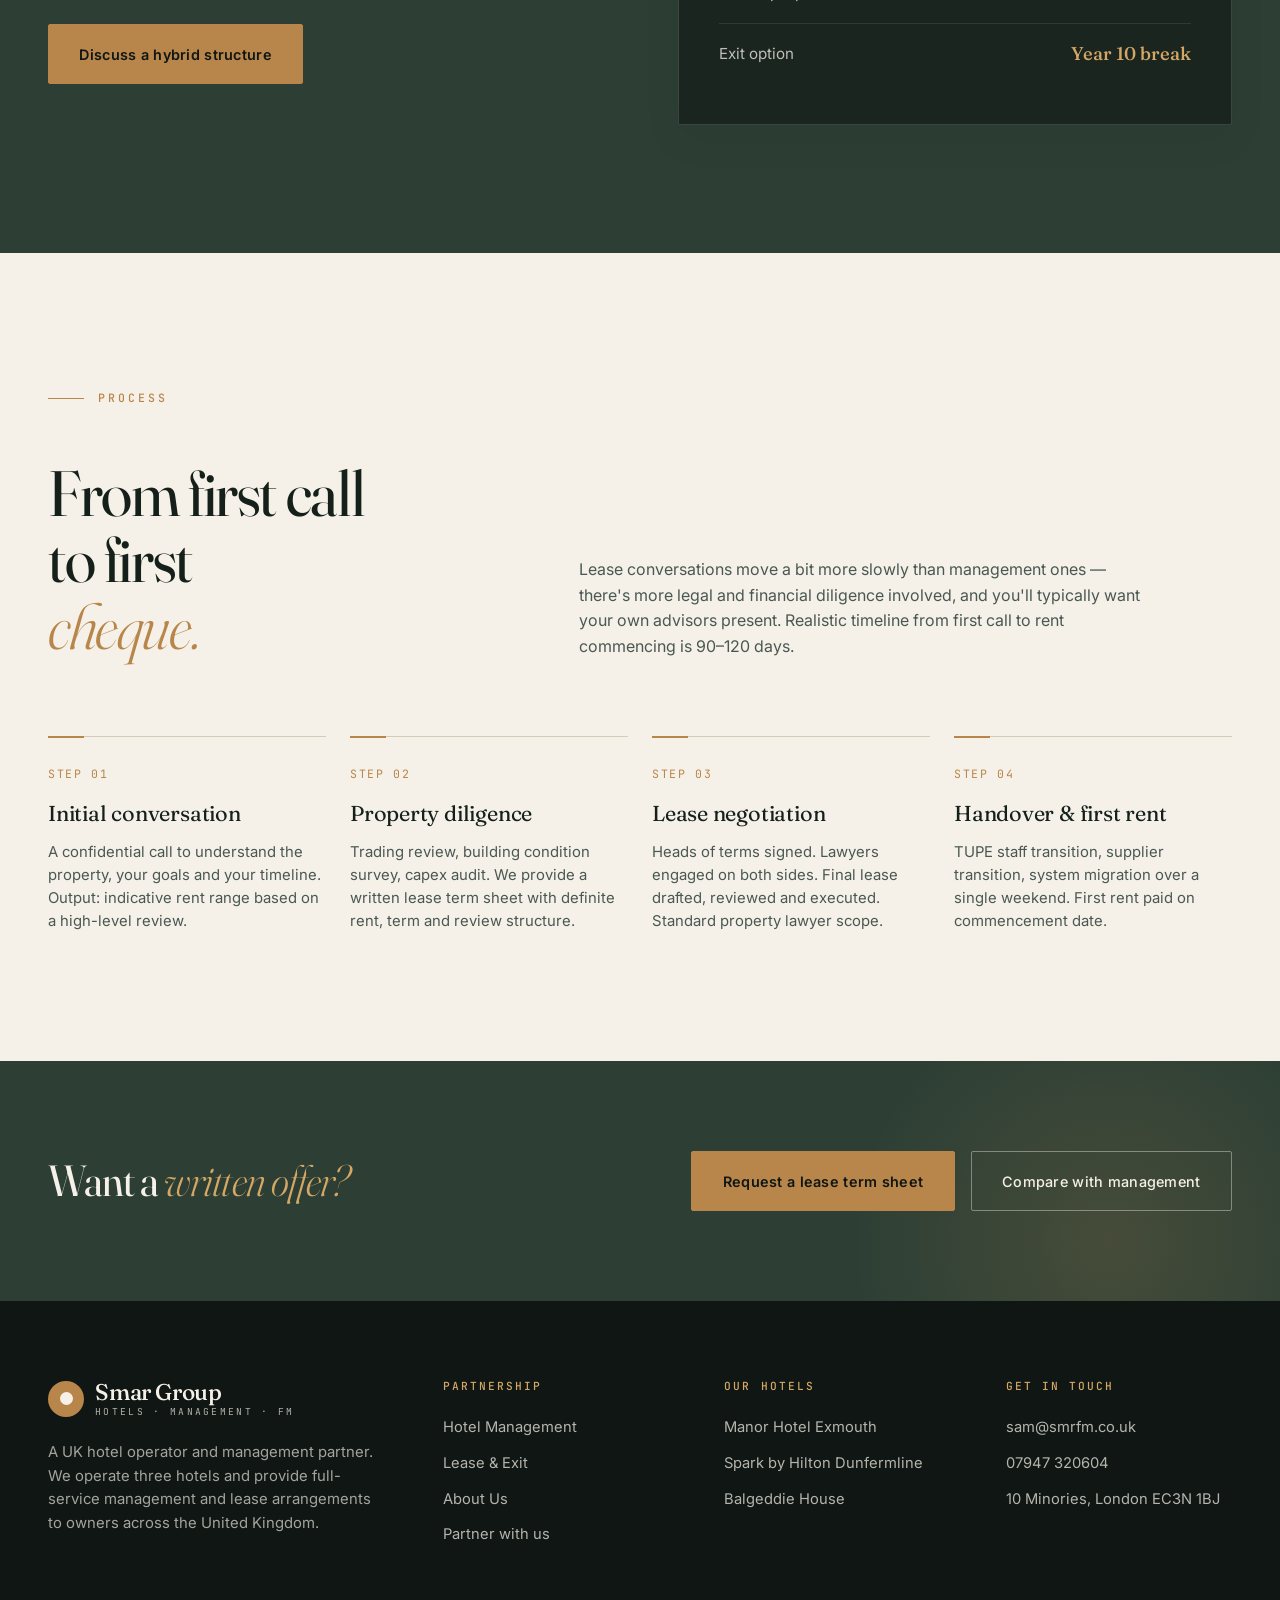
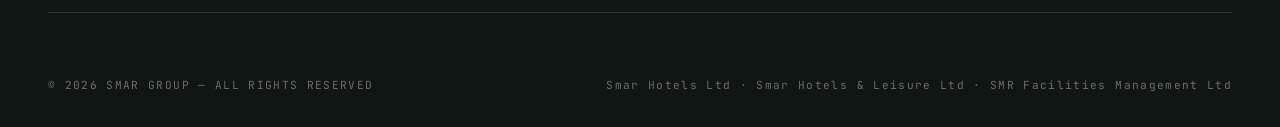
<file: lease.html>
<!DOCTYPE html>
<html lang="en">
<head>
<meta charset="UTF-8">
<meta name="viewport" content="width=device-width, initial-scale=1.0">
<title>Lease &amp; Exit — Smar Group</title>
<meta name="description" content="A long-term lease from Smar Group gives UK hotel owners a fixed monthly rent, full operational exit, and retained freehold ownership.">
<link rel="stylesheet" href="assets/styles.css">
<link rel="icon" type="image/svg+xml" href="data:image/svg+xml,<svg xmlns='http://www.w3.org/2000/svg' viewBox='0 0 32 32'><circle cx='16' cy='16' r='14' fill='%232D3F35'/><circle cx='16' cy='16' r='5' fill='%23B8864A'/></svg>">
</head>
<body>

<nav class="nav" data-theme="light">
  <div class="container nav__inner">
    <a href="index.html" class="logo">
      <span class="logo__mark"></span>
      <span class="logo__text">Smar Group<small>Hotels · Management · FM</small></span>
    </a>
    <ul class="nav__links">
      <li><a href="index.html">Home</a></li>
      <li><a href="about.html">About</a></li>
      <li><a href="management.html">Management</a></li>
      <li><a href="lease.html" class="active">Lease</a></li>
      <li><a href="hotels.html">Our Hotels</a></li>
      <li><a href="contact.html">Contact</a></li>
    </ul>
    <a href="contact.html" class="nav__cta">Partner with us</a>
    <button class="nav__burger" aria-label="Menu"><span></span><span></span><span></span></button>
  </div>
</nav>

<section class="page-hero">
  <div class="container">
    <div class="page-hero__inner">
      <div>
        <div class="crumb fade-up"><a href="index.html">Smar Group</a> &nbsp;/&nbsp; Lease &amp; Exit</div>
        <h1 class="fade-up d1">Fixed return.<br>Full <span class="italic">exit.</span></h1>
      </div>
      <div class="fade-up d2">
        <p class="page-hero__lead">
          For owners ready to step out of operations entirely. We take a long-term lease on
          your hotel, you receive a guaranteed monthly rent, and you keep the freehold —
          along with all long-term capital appreciation of the underlying asset.
        </p>
      </div>
    </div>
  </div>
</section>

<!-- WHO IT'S FOR -->
<section class="section">
  <div class="container">
    <div class="sec-head" data-reveal>
      <div class="sec-head__left">
        <span class="eyebrow">Who it's for</span>
        <h2 style="margin-top: 1.5rem;">When a lease<br><span class="italic" style="color: var(--bronze);">fits best.</span></h2>
      </div>
      <div class="sec-head__right">
        <p>
          A lease is the right structure when you want certainty and a clean operational
          exit. The trade-off compared to management is simple: you give up some upside in
          exchange for predictable monthly income and zero operational risk. These are the
          owner situations where leases tend to win.
        </p>
      </div>
    </div>

    <div class="pillars">
      <div class="pillar" data-reveal>
        <div class="pillar__num">SCENARIO 01</div>
        <h3>Retiring operators</h3>
        <p>You've run the hotel for years. You want to step back fully — keep the asset, draw a monthly income, and stop being on call. A lease delivers exactly that.</p>
      </div>
      <div class="pillar" data-reveal>
        <div class="pillar__num">SCENARIO 02</div>
        <h3>Generational succession</h3>
        <p>The next generation doesn't want to run the business. Convert operations to a lease, retain the family asset, and pass a passive income stream through the family company.</p>
      </div>
      <div class="pillar" data-reveal>
        <div class="pillar__num">SCENARIO 03</div>
        <h3>Bank-backed owners</h3>
        <p>Your lender wants predictable debt service coverage. A long-term, index-linked lease is the cleanest income story you can show them.</p>
      </div>
      <div class="pillar" data-reveal>
        <div class="pillar__num">SCENARIO 04</div>
        <h3>Portfolio rationalisation</h3>
        <p>You own multiple properties and want to convert one or two into pure passive holdings, while keeping the operational ones in-house or under management.</p>
      </div>
      <div class="pillar" data-reveal>
        <div class="pillar__num">SCENARIO 05</div>
        <h3>Capex-heavy assets</h3>
        <p>The hotel needs investment you don't want to fund. Under a lease, all operational capex moves to us — agreed up front in the lease schedule.</p>
      </div>
      <div class="pillar" data-reveal>
        <div class="pillar__num">SCENARIO 06</div>
        <h3>Investor owners</h3>
        <p>You bought the hotel as an asset, not as an operation. A lease gives you the income stream you wanted in the first place, without the operational learning curve.</p>
      </div>
    </div>
  </div>
</section>

<!-- LEASE STRUCTURE -->
<section class="section section--cream">
  <div class="container">
    <div class="sec-head" data-reveal>
      <div class="sec-head__left">
        <span class="eyebrow">How the lease works</span>
        <h2 style="margin-top: 1.5rem;">Standard<br>lease<br><span class="italic" style="color: var(--bronze);">structure.</span></h2>
      </div>
      <div class="sec-head__right">
        <p>
          We use a standard institutional lease framework. Final terms are bespoke to each
          property — but the framework below is consistent. We can also build hybrid
          structures (management today, lease later) if that better suits the timing.
        </p>
      </div>
    </div>

    <div class="tracks">
      <div class="track" data-reveal>
        <span class="track__tag">The Lease Framework</span>
        <h3>What's in the contract.</h3>
        <p>The lease is institutional in form — built around the same principles a pension
          fund or REIT would use. Indexed rent, long term, full repairing and insuring,
          with break and rent review at agreed intervals.</p>
        <ul class="track__list">
          <li>Term: typically 10 to 25 years</li>
          <li>Monthly rent paid in advance, by standing order</li>
          <li>Rent reviews every 5 years — typically RPI or CPI linked, with cap/collar</li>
          <li>FRI (full repairing &amp; insuring) — we cover all operational capex</li>
          <li>Mutual break options at year 10 (or as negotiated)</li>
          <li>Owner retains freehold and all asset appreciation</li>
        </ul>
        <a href="contact.html" class="track__cta">Request lease term sheet →</a>
      </div>

      <div class="track" data-reveal>
        <span class="track__tag">Illustrative example</span>
        <h3>What it could look like.</h3>
        <p>For a mid-sized regional hotel turning over £1.5M with an EBITDA of £230k, a
          typical Smar Group lease offer might look like this. These are illustrative — your
          actual numbers depend on the property, location and trading history.</p>
        <ul class="track__list">
          <li>Annual rent: <strong>£180,000</strong> (12% of revenue)</li>
          <li>Monthly cheque: <strong>£15,000</strong></li>
          <li>Term: <strong>15 years</strong></li>
          <li>Rent review: <strong>5-yearly RPI</strong> (capped at 4%)</li>
          <li>Break option: <strong>year 10</strong></li>
          <li>Capex liability: <strong>fully ours</strong>, schedule attached</li>
        </ul>
        <a href="contact.html" class="track__cta">Get a tailored offer →</a>
      </div>
    </div>
  </div>
</section>

<!-- COMPARISON -->
<section class="section">
  <div class="container">
    <div class="sec-head" data-reveal>
      <div class="sec-head__left">
        <span class="eyebrow">Management vs Lease</span>
        <h2 style="margin-top: 1.5rem;">Side by<br><span class="italic" style="color: var(--bronze);">side.</span></h2>
      </div>
      <div class="sec-head__right">
        <p>
          We offer both structures because different owners want different things. Some
          want to retain trading upside; others want predictability above all else. The
          comparison below shows how the two arrangements differ in practice.
        </p>
      </div>
    </div>

    <div class="compare" data-reveal>
      <table>
        <thead>
          <tr>
            <th></th>
            <th>Management</th>
            <th>Lease</th>
          </tr>
        </thead>
        <tbody>
          <tr><td>Who owns the hotel</td><td>You</td><td>You</td></tr>
          <tr><td>Who runs operations</td><td>Smar Group</td><td>Smar Group</td></tr>
          <tr><td>Your income source</td><td>Trading profit (after fees)</td><td>Fixed monthly rent</td></tr>
          <tr><td>Income predictability</td><td>Variable, tied to trading</td><td>Guaranteed, indexed</td></tr>
          <tr><td>Operational upside</td><td>Yours</td><td>Ours</td></tr>
          <tr><td>Operational downside</td><td>Mostly yours</td><td>Entirely ours</td></tr>
          <tr><td>Capex responsibility</td><td>Owner-approved, owner-funded</td><td>Fully Smar Group</td></tr>
          <tr><td>Typical term</td><td>5–15 years, breaks available</td><td>10–25 years, breaks at year 10</td></tr>
          <tr><td>Best for</td><td>Hands-off owner, wants growth</td><td>Retiree, investor, passive income</td></tr>
          <tr><td>Reporting cadence</td><td>Monthly P&amp;L + live dashboard</td><td>Annual covenant + rent statement</td></tr>
        </tbody>
      </table>
    </div>
  </div>
</section>

<!-- HYBRID -->
<section class="section section--green">
  <div class="container">
    <div class="kpi-block">
      <div data-reveal>
        <span class="eyebrow">Hybrid &amp; phased options</span>
        <h2 style="margin: 1.5rem 0 1.75rem; color: var(--cream);">
          Not <span class="italic" style="color: var(--bronze-light);">either / or.</span>
        </h2>
        <p class="lead">
          Most owner conversations don't end with a binary decision. They end with a
          structure shaped to your timeline — management for the first few years while you
          stay close to the business, converting to a lease at an agreed trigger point.
          Or a lease from day one with a profit-share top-up if trading exceeds an agreed
          baseline. We design the relationship around how you want to wind down — not the
          other way round.
        </p>
        <br>
        <a href="contact.html" class="btn btn--primary">Discuss a hybrid structure</a>
      </div>
      <div data-reveal>
        <div class="kpi-card" style="background: var(--green-darker); border-color: rgba(245,241,232,0.15); color: var(--cream);">
          <div class="kpi-card__title" style="color: rgba(245,241,232,0.7); border-color: rgba(245,241,232,0.15);">
            <span>Common Hybrid Routes</span>
            <span class="badge" style="background: rgba(168,124,63,0.25); color: var(--bronze-light);">Flexible</span>
          </div>
          <div class="kpi-row" style="border-color: rgba(245,241,232,0.1);"><span class="name" style="color: rgba(245,241,232,0.75);">Year 1–3 · Management</span><span class="val" style="color: var(--bronze-light);">Stay involved</span></div>
          <div class="kpi-row" style="border-color: rgba(245,241,232,0.1);"><span class="name" style="color: rgba(245,241,232,0.75);">Year 4 · Conversion option</span><span class="val" style="color: var(--bronze-light);">Pre-agreed</span></div>
          <div class="kpi-row" style="border-color: rgba(245,241,232,0.1);"><span class="name" style="color: rgba(245,241,232,0.75);">Year 4–15 · Lease</span><span class="val" style="color: var(--bronze-light);">Step back</span></div>
          <div class="kpi-row" style="border-color: rgba(245,241,232,0.1);"><span class="name" style="color: rgba(245,241,232,0.75);">Rent floor</span><span class="val" style="color: var(--bronze-light);">Index-linked</span></div>
          <div class="kpi-row" style="border-color: rgba(245,241,232,0.1);"><span class="name" style="color: rgba(245,241,232,0.75);">Rent top-up</span><span class="val" style="color: var(--bronze-light);">Above baseline</span></div>
          <div class="kpi-row"><span class="name" style="color: rgba(245,241,232,0.75);">Exit option</span><span class="val" style="color: var(--bronze-light);">Year 10 break</span></div>
        </div>
      </div>
    </div>
  </div>
</section>

<!-- PROCESS -->
<section class="section">
  <div class="container">
    <div class="sec-head" data-reveal>
      <div class="sec-head__left">
        <span class="eyebrow">Process</span>
        <h2 style="margin-top: 1.5rem;">From first call<br>to first<br><span class="italic" style="color: var(--bronze);">cheque.</span></h2>
      </div>
      <div class="sec-head__right">
        <p>
          Lease conversations move a bit more slowly than management ones — there's more
          legal and financial diligence involved, and you'll typically want your own advisors
          present. Realistic timeline from first call to rent commencing is 90–120 days.
        </p>
      </div>
    </div>

    <div class="process">
      <div class="process__step" data-reveal>
        <span class="num">STEP 01</span>
        <h4>Initial conversation</h4>
        <p>A confidential call to understand the property, your goals and your timeline. Output: indicative rent range based on a high-level review.</p>
      </div>
      <div class="process__step" data-reveal>
        <span class="num">STEP 02</span>
        <h4>Property diligence</h4>
        <p>Trading review, building condition survey, capex audit. We provide a written lease term sheet with definite rent, term and review structure.</p>
      </div>
      <div class="process__step" data-reveal>
        <span class="num">STEP 03</span>
        <h4>Lease negotiation</h4>
        <p>Heads of terms signed. Lawyers engaged on both sides. Final lease drafted, reviewed and executed. Standard property lawyer scope.</p>
      </div>
      <div class="process__step" data-reveal>
        <span class="num">STEP 04</span>
        <h4>Handover &amp; first rent</h4>
        <p>TUPE staff transition, supplier transition, system migration over a single weekend. First rent paid on commencement date.</p>
      </div>
    </div>
  </div>
</section>

<section class="cta-band">
  <div class="container cta-band__inner">
    <h2>Want a <span class="italic">written offer?</span></h2>
    <div class="cta-band__actions">
      <a href="contact.html" class="btn btn--primary">Request a lease term sheet</a>
      <a href="management.html" class="btn btn--ghost">Compare with management</a>
    </div>
  </div>
</section>

<footer class="footer">
  <div class="container">
    <div class="footer__top">
      <div class="footer__brand">
        <a href="index.html" class="logo">
          <span class="logo__mark"></span>
          <span class="logo__text">Smar Group<small>Hotels · Management · FM</small></span>
        </a>
        <p>A UK hotel operator and management partner. We operate three hotels and provide full-service management and lease arrangements to owners across the United Kingdom.</p>
      </div>
      <div class="footer__col">
        <h5>Partnership</h5>
        <ul>
          <li><a href="management.html">Hotel Management</a></li>
          <li><a href="lease.html">Lease &amp; Exit</a></li>
          <li><a href="about.html">About Us</a></li>
          <li><a href="contact.html">Partner with us</a></li>
        </ul>
      </div>
      <div class="footer__col">
        <h5>Our Hotels</h5>
        <ul>
          <li><a href="hotels.html#manor">Manor Hotel Exmouth</a></li>
          <li><a href="hotels.html#spark">Spark by Hilton Dunfermline</a></li>
          <li><a href="hotels.html#balgeddie">Balgeddie House</a></li>
        </ul>
      </div>
      <div class="footer__col">
        <h5>Get in touch</h5>
        <ul>
          <li><a href="mailto:sam@smrfm.co.uk">sam@smrfm.co.uk</a></li>
          <li><a href="tel:+447947320604">07947 320604</a></li>
          <li>10 Minories, London EC3N 1BJ</li>
        </ul>
      </div>
    </div>
    <div class="footer__bottom">
      <span>© 2026 SMAR GROUP — ALL RIGHTS RESERVED</span>
      <span>Smar Hotels Ltd · Smar Hotels &amp; Leisure Ltd · SMR Facilities Management Ltd</span>
    </div>
  </div>
</footer>

<script src="assets/main.js"></script>
</body>
</html>
</file>
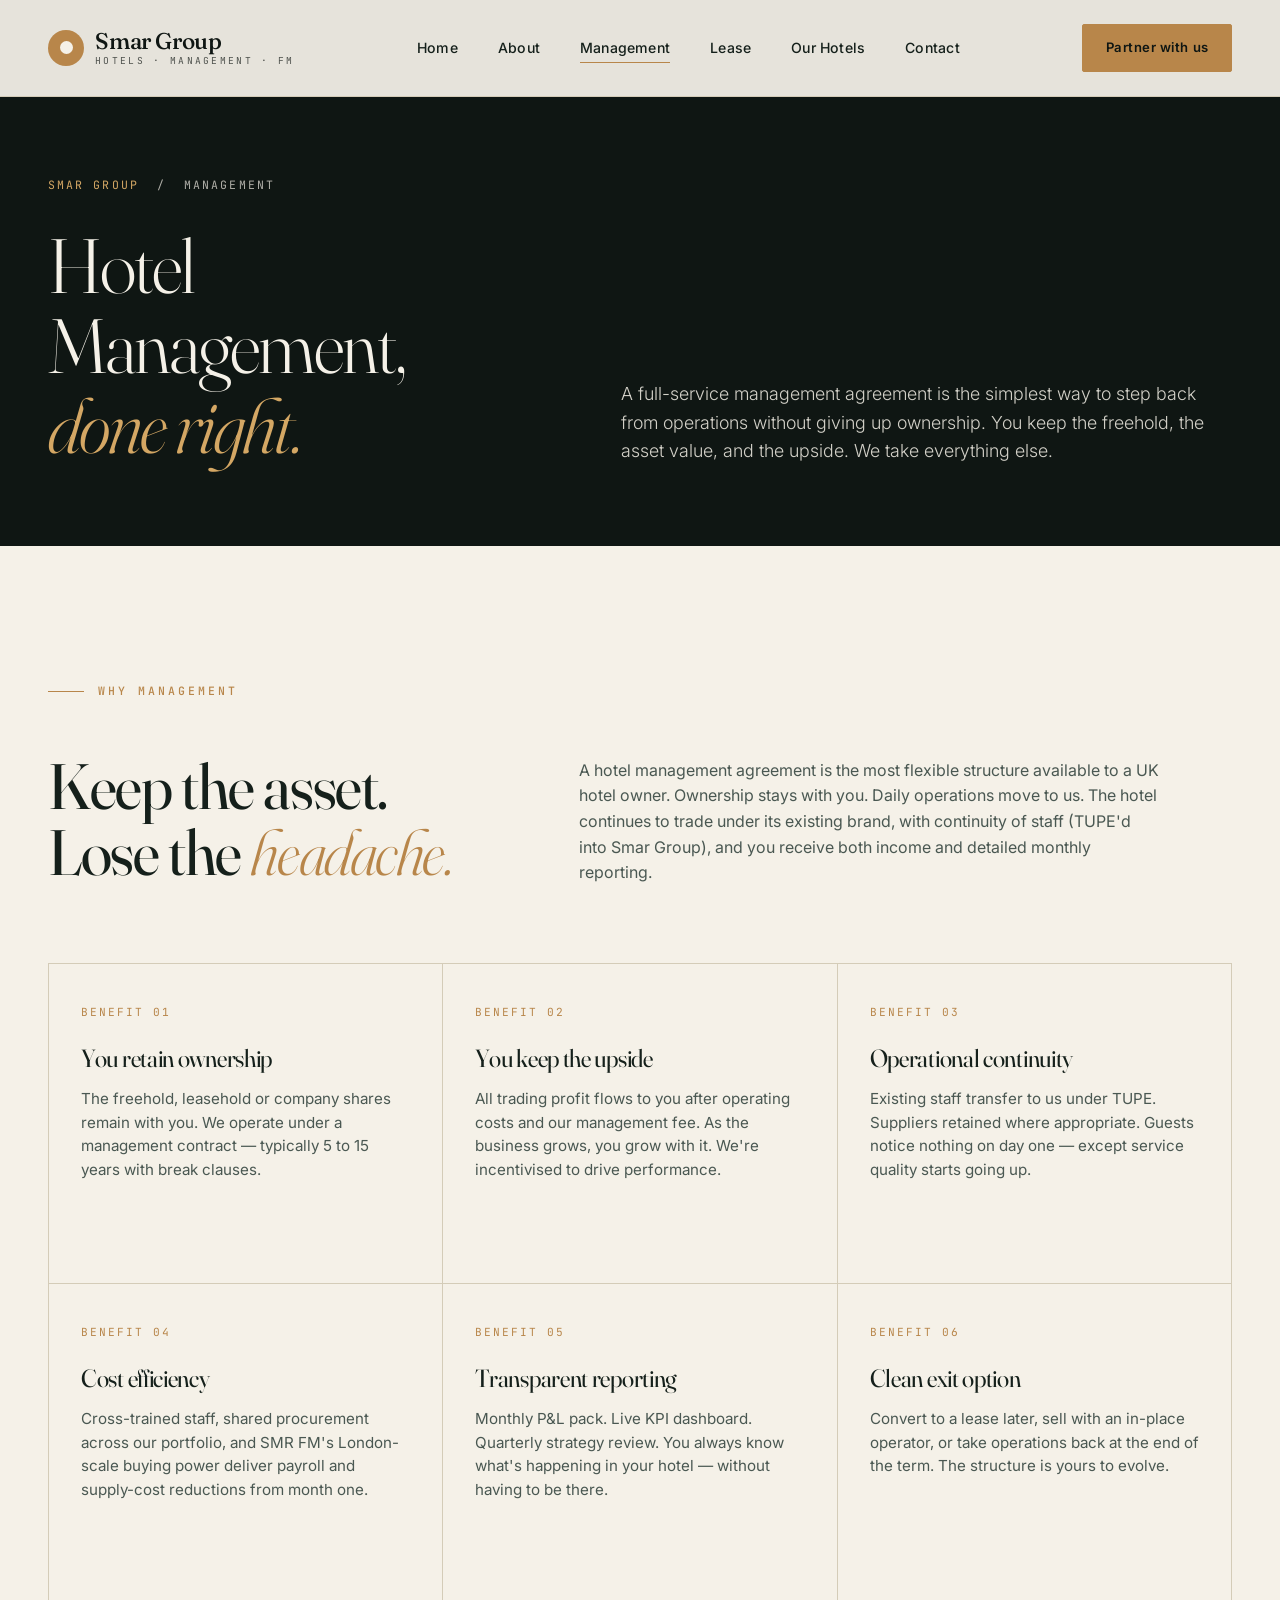
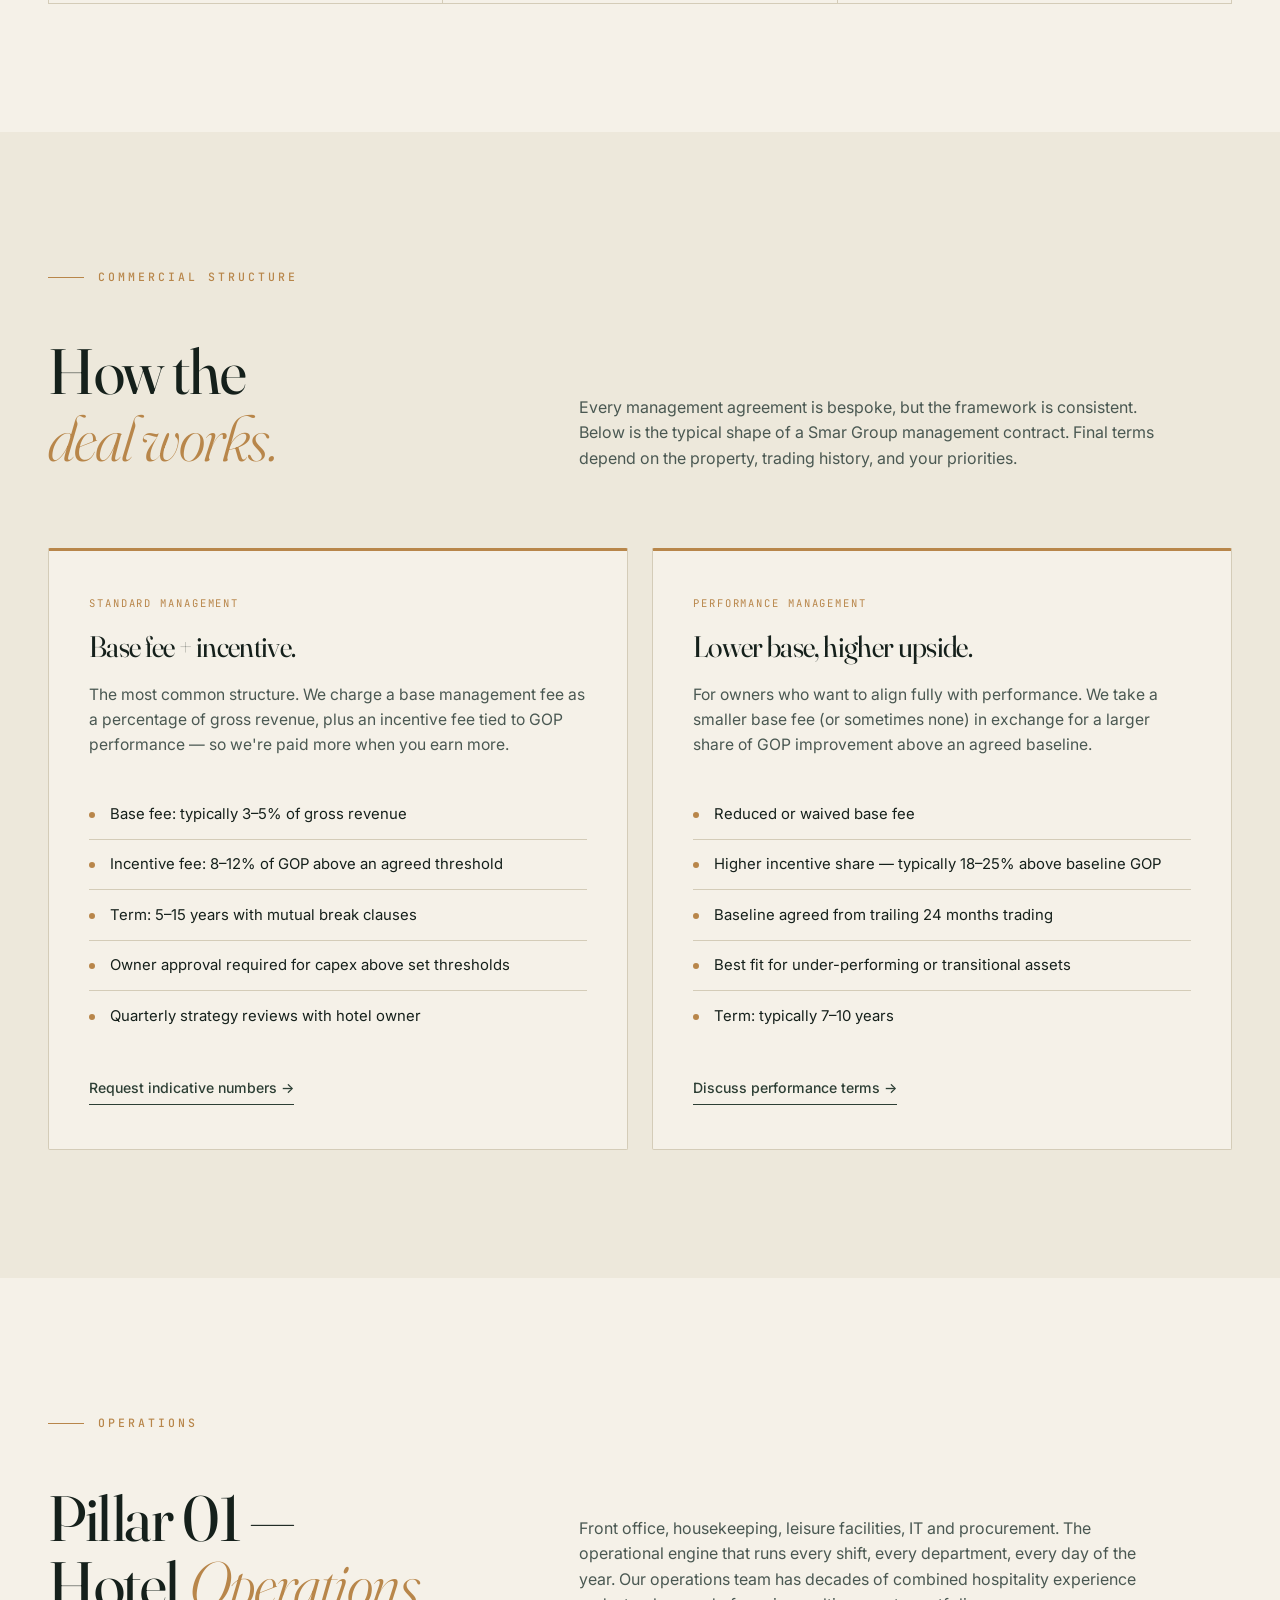
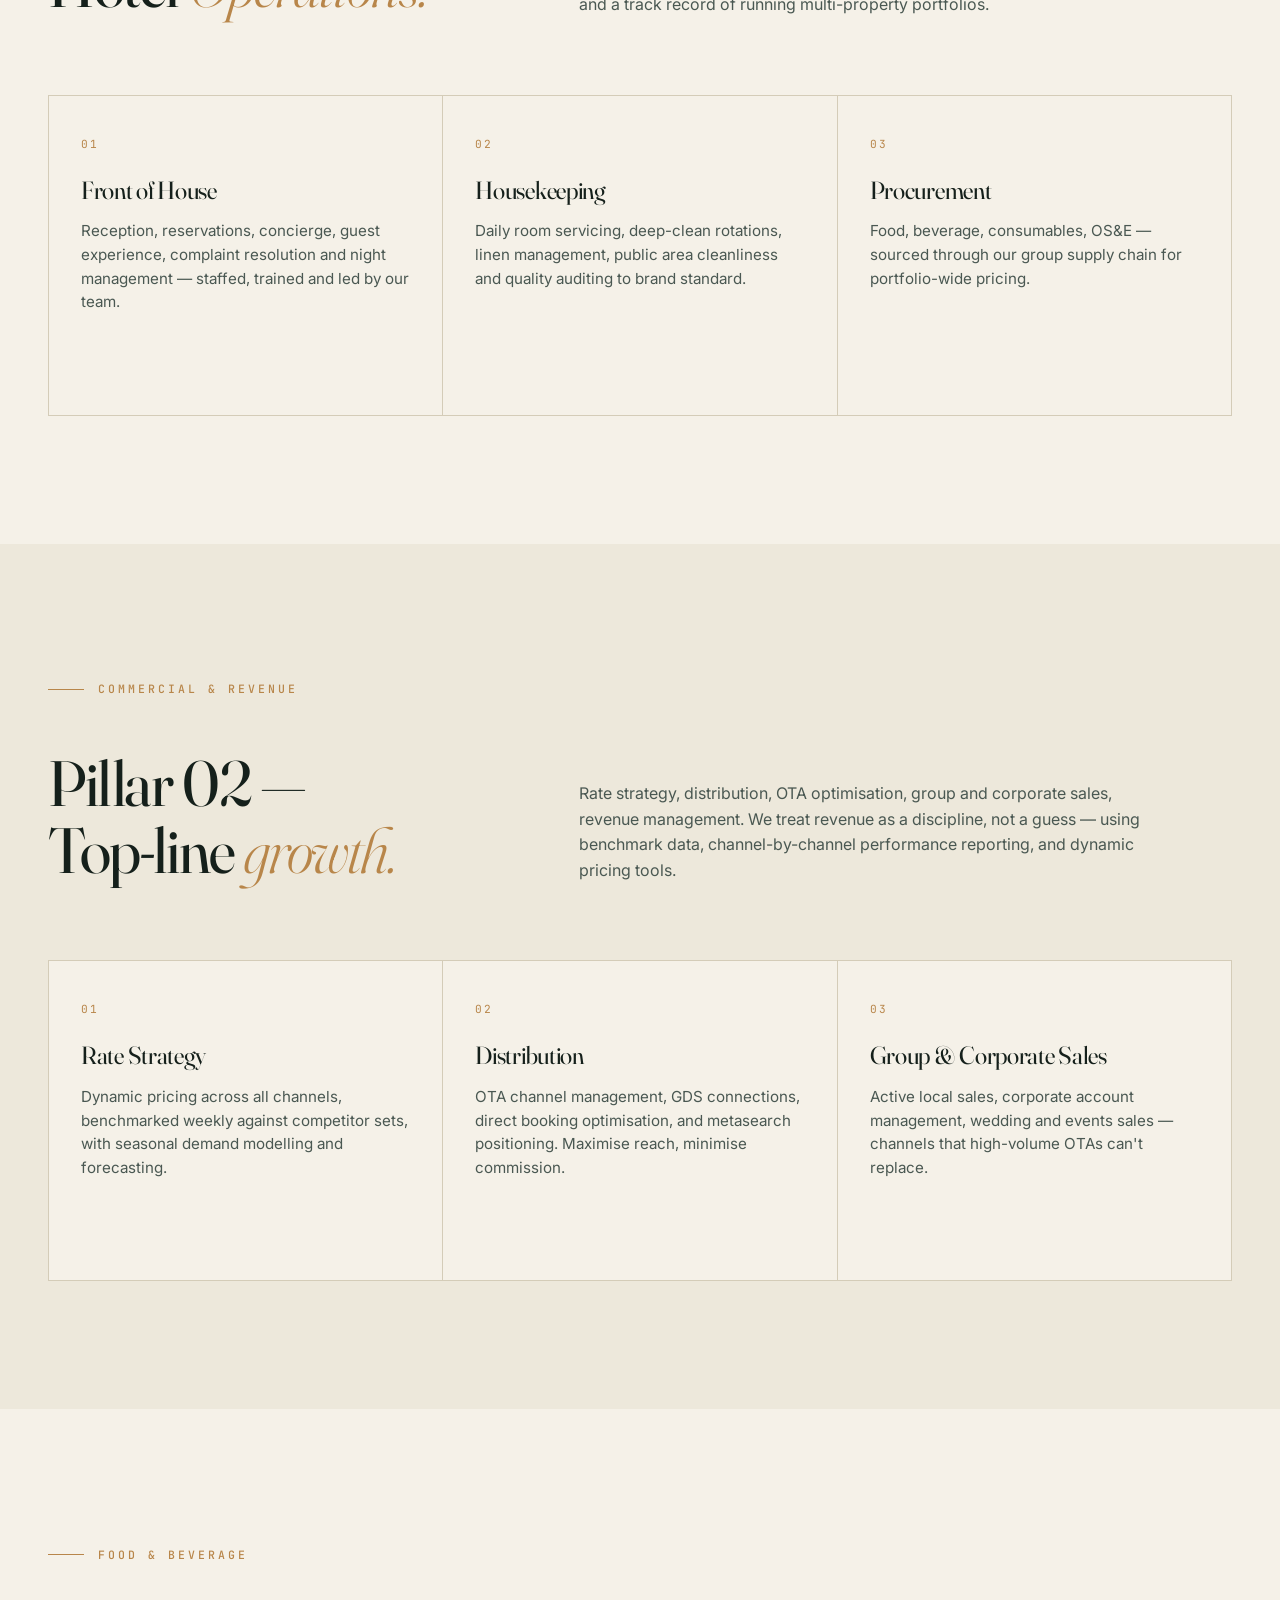
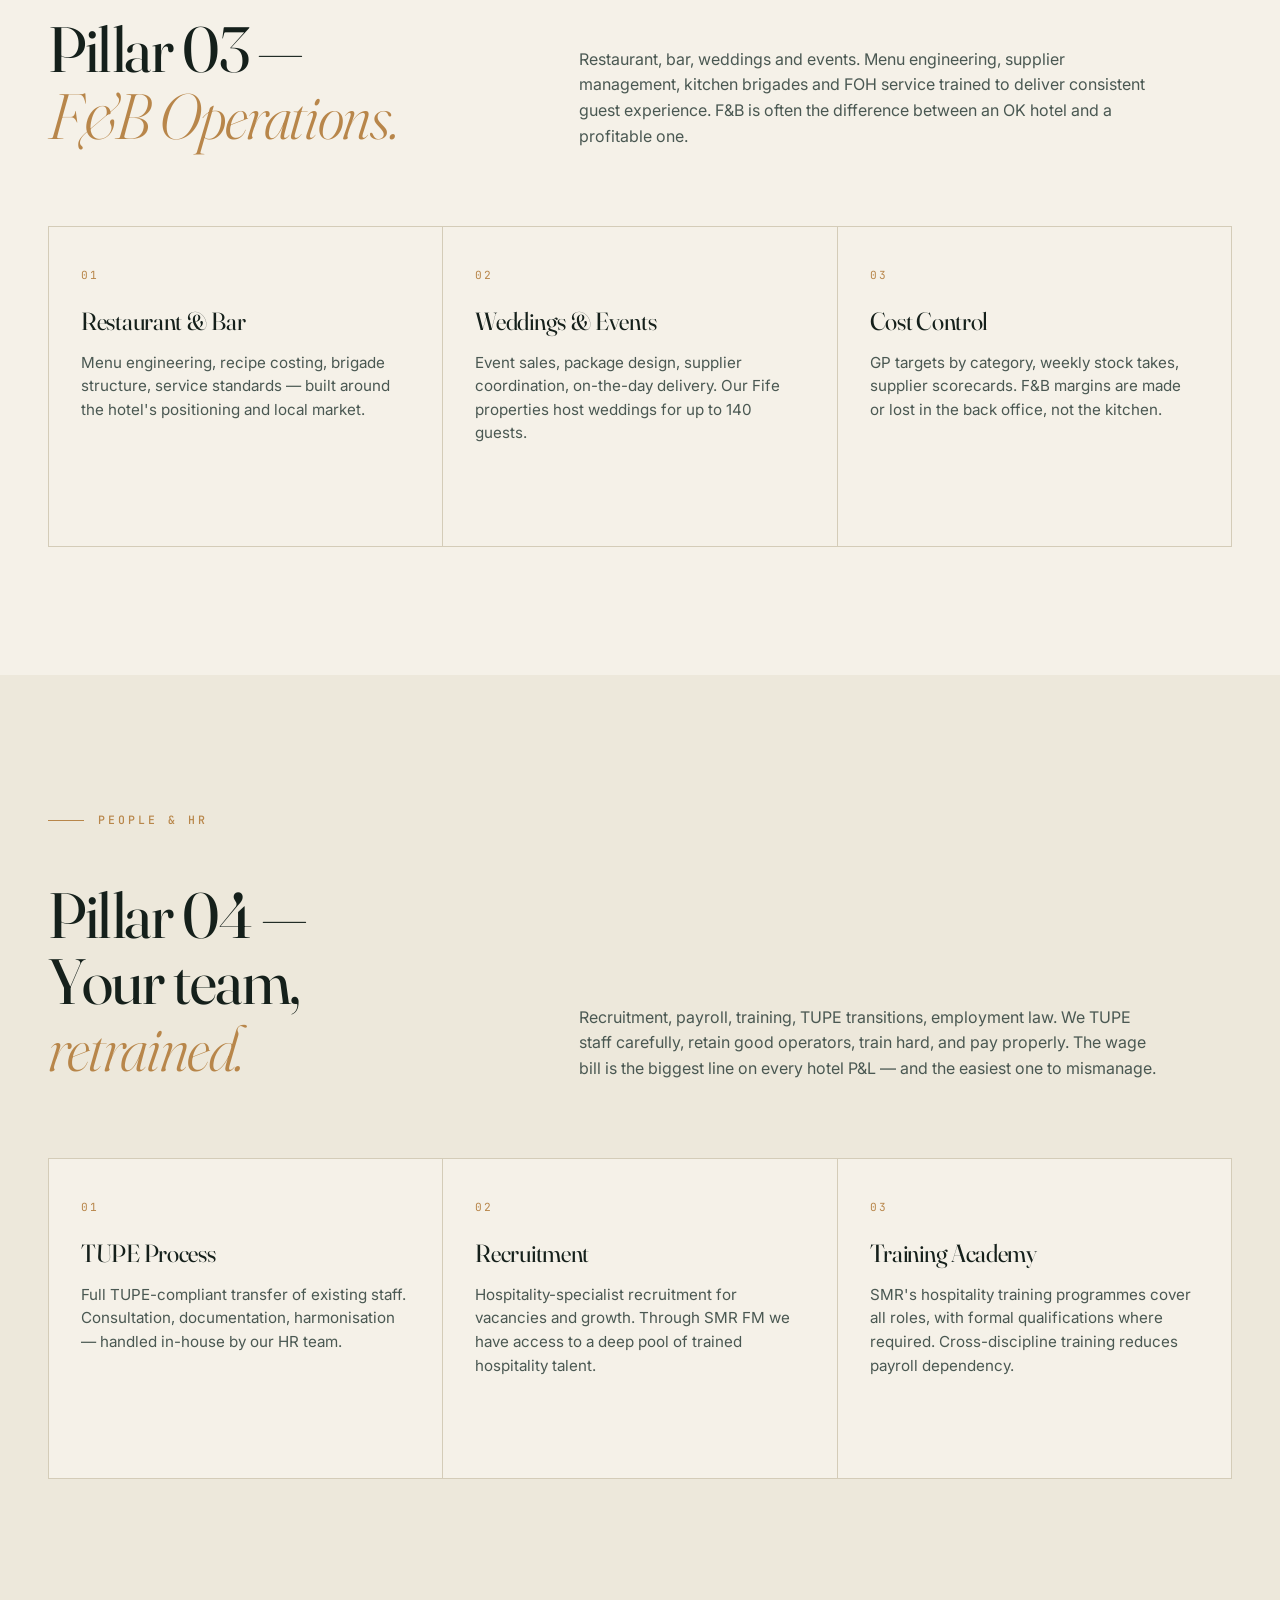
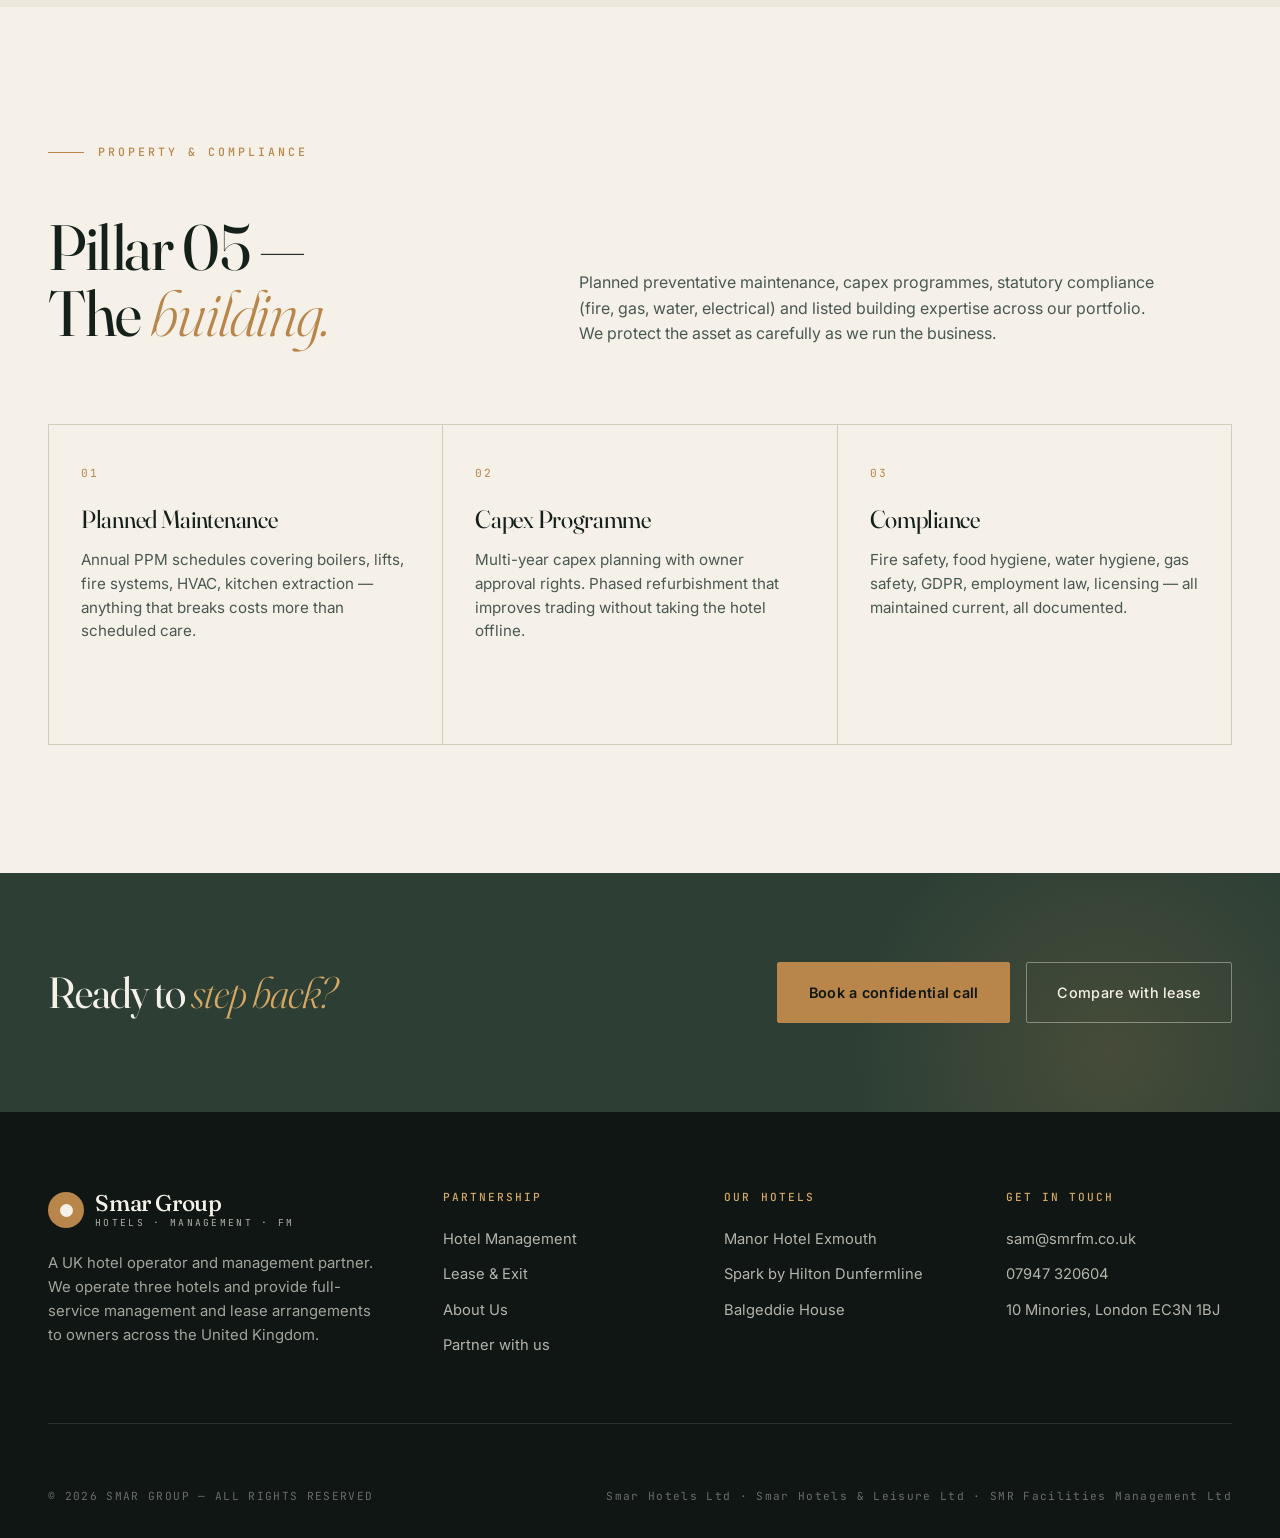
<file: management.html>
<!DOCTYPE html>
<html lang="en">
<head>
<meta charset="UTF-8">
<meta name="viewport" content="width=device-width, initial-scale=1.0">
<title>Hotel Management — Smar Group</title>
<meta name="description" content="Full-service hotel management for UK owners. Smar Group runs your hotel end-to-end while you retain ownership, asset value and strategic control.">
<link rel="stylesheet" href="assets/styles.css">
<link rel="icon" type="image/svg+xml" href="data:image/svg+xml,<svg xmlns='http://www.w3.org/2000/svg' viewBox='0 0 32 32'><circle cx='16' cy='16' r='14' fill='%232D3F35'/><circle cx='16' cy='16' r='5' fill='%23B8864A'/></svg>">
</head>
<body>

<nav class="nav" data-theme="light">
  <div class="container nav__inner">
    <a href="index.html" class="logo">
      <span class="logo__mark"></span>
      <span class="logo__text">Smar Group<small>Hotels · Management · FM</small></span>
    </a>
    <ul class="nav__links">
      <li><a href="index.html">Home</a></li>
      <li><a href="about.html">About</a></li>
      <li><a href="management.html" class="active">Management</a></li>
      <li><a href="lease.html">Lease</a></li>
      <li><a href="hotels.html">Our Hotels</a></li>
      <li><a href="contact.html">Contact</a></li>
    </ul>
    <a href="contact.html" class="nav__cta">Partner with us</a>
    <button class="nav__burger" aria-label="Menu"><span></span><span></span><span></span></button>
  </div>
</nav>

<section class="page-hero">
  <div class="container">
    <div class="page-hero__inner">
      <div>
        <div class="crumb fade-up"><a href="index.html">Smar Group</a> &nbsp;/&nbsp; Management</div>
        <h1 class="fade-up d1">Hotel<br>Management,<br><span class="italic">done right.</span></h1>
      </div>
      <div class="fade-up d2">
        <p class="page-hero__lead">
          A full-service management agreement is the simplest way to step back from
          operations without giving up ownership. You keep the freehold, the asset value,
          and the upside. We take everything else.
        </p>
      </div>
    </div>
  </div>
</section>

<!-- WHY MANAGEMENT -->
<section class="section">
  <div class="container">
    <div class="sec-head" data-reveal>
      <div class="sec-head__left">
        <span class="eyebrow">Why management</span>
        <h2 style="margin-top: 1.5rem;">Keep the asset.<br>Lose the <span class="italic" style="color: var(--bronze);">headache.</span></h2>
      </div>
      <div class="sec-head__right">
        <p>
          A hotel management agreement is the most flexible structure available to a UK
          hotel owner. Ownership stays with you. Daily operations move to us. The hotel
          continues to trade under its existing brand, with continuity of staff (TUPE'd
          into Smar Group), and you receive both income and detailed monthly reporting.
        </p>
      </div>
    </div>

    <div class="pillars">
      <div class="pillar" data-reveal>
        <div class="pillar__num">BENEFIT 01</div>
        <h3>You retain ownership</h3>
        <p>The freehold, leasehold or company shares remain with you. We operate under a management contract — typically 5 to 15 years with break clauses.</p>
      </div>
      <div class="pillar" data-reveal>
        <div class="pillar__num">BENEFIT 02</div>
        <h3>You keep the upside</h3>
        <p>All trading profit flows to you after operating costs and our management fee. As the business grows, you grow with it. We're incentivised to drive performance.</p>
      </div>
      <div class="pillar" data-reveal>
        <div class="pillar__num">BENEFIT 03</div>
        <h3>Operational continuity</h3>
        <p>Existing staff transfer to us under TUPE. Suppliers retained where appropriate. Guests notice nothing on day one — except service quality starts going up.</p>
      </div>
      <div class="pillar" data-reveal>
        <div class="pillar__num">BENEFIT 04</div>
        <h3>Cost efficiency</h3>
        <p>Cross-trained staff, shared procurement across our portfolio, and SMR FM's London-scale buying power deliver payroll and supply-cost reductions from month one.</p>
      </div>
      <div class="pillar" data-reveal>
        <div class="pillar__num">BENEFIT 05</div>
        <h3>Transparent reporting</h3>
        <p>Monthly P&L pack. Live KPI dashboard. Quarterly strategy review. You always know what's happening in your hotel — without having to be there.</p>
      </div>
      <div class="pillar" data-reveal>
        <div class="pillar__num">BENEFIT 06</div>
        <h3>Clean exit option</h3>
        <p>Convert to a lease later, sell with an in-place operator, or take operations back at the end of the term. The structure is yours to evolve.</p>
      </div>
    </div>
  </div>
</section>

<!-- COMMERCIAL STRUCTURE -->
<section class="section section--cream">
  <div class="container">
    <div class="sec-head" data-reveal>
      <div class="sec-head__left">
        <span class="eyebrow">Commercial structure</span>
        <h2 style="margin-top: 1.5rem;">How the<br><span class="italic" style="color: var(--bronze);">deal works.</span></h2>
      </div>
      <div class="sec-head__right">
        <p>
          Every management agreement is bespoke, but the framework is consistent. Below is
          the typical shape of a Smar Group management contract. Final terms depend on the
          property, trading history, and your priorities.
        </p>
      </div>
    </div>

    <div class="tracks">
      <div class="track" data-reveal>
        <span class="track__tag">Standard Management</span>
        <h3>Base fee + incentive.</h3>
        <p>The most common structure. We charge a base management fee as a percentage of
          gross revenue, plus an incentive fee tied to GOP performance — so we're paid more
          when you earn more.</p>
        <ul class="track__list">
          <li>Base fee: typically 3–5% of gross revenue</li>
          <li>Incentive fee: 8–12% of GOP above an agreed threshold</li>
          <li>Term: 5–15 years with mutual break clauses</li>
          <li>Owner approval required for capex above set thresholds</li>
          <li>Quarterly strategy reviews with hotel owner</li>
        </ul>
        <a href="contact.html" class="track__cta">Request indicative numbers →</a>
      </div>

      <div class="track" data-reveal>
        <span class="track__tag">Performance Management</span>
        <h3>Lower base, higher upside.</h3>
        <p>For owners who want to align fully with performance. We take a smaller base fee
          (or sometimes none) in exchange for a larger share of GOP improvement above an
          agreed baseline.</p>
        <ul class="track__list">
          <li>Reduced or waived base fee</li>
          <li>Higher incentive share — typically 18–25% above baseline GOP</li>
          <li>Baseline agreed from trailing 24 months trading</li>
          <li>Best fit for under-performing or transitional assets</li>
          <li>Term: typically 7–10 years</li>
        </ul>
        <a href="contact.html" class="track__cta">Discuss performance terms →</a>
      </div>
    </div>
  </div>
</section>

<!-- THE 6 PILLARS - DEEP DIVE WITH ANCHORS -->
<section class="section" id="operations">
  <div class="container">
    <div class="sec-head" data-reveal>
      <div class="sec-head__left">
        <span class="eyebrow">Operations</span>
        <h2 style="margin-top: 1.5rem;">Pillar 01 —<br>Hotel <span class="italic" style="color: var(--bronze);">Operations.</span></h2>
      </div>
      <div class="sec-head__right">
        <p>
          Front office, housekeeping, leisure facilities, IT and procurement. The operational
          engine that runs every shift, every department, every day of the year. Our
          operations team has decades of combined hospitality experience and a track record
          of running multi-property portfolios.
        </p>
      </div>
    </div>

    <div class="pillars">
      <div class="pillar" data-reveal>
        <div class="pillar__num">01</div>
        <h3>Front of House</h3>
        <p>Reception, reservations, concierge, guest experience, complaint resolution and night management — staffed, trained and led by our team.</p>
      </div>
      <div class="pillar" data-reveal>
        <div class="pillar__num">02</div>
        <h3>Housekeeping</h3>
        <p>Daily room servicing, deep-clean rotations, linen management, public area cleanliness and quality auditing to brand standard.</p>
      </div>
      <div class="pillar" data-reveal>
        <div class="pillar__num">03</div>
        <h3>Procurement</h3>
        <p>Food, beverage, consumables, OS&amp;E — sourced through our group supply chain for portfolio-wide pricing.</p>
      </div>
    </div>
  </div>
</section>

<section class="section section--cream" id="commercial">
  <div class="container">
    <div class="sec-head" data-reveal>
      <div class="sec-head__left">
        <span class="eyebrow">Commercial &amp; Revenue</span>
        <h2 style="margin-top: 1.5rem;">Pillar 02 —<br>Top-line <span class="italic" style="color: var(--bronze);">growth.</span></h2>
      </div>
      <div class="sec-head__right">
        <p>
          Rate strategy, distribution, OTA optimisation, group and corporate sales, revenue
          management. We treat revenue as a discipline, not a guess — using benchmark data,
          channel-by-channel performance reporting, and dynamic pricing tools.
        </p>
      </div>
    </div>

    <div class="pillars">
      <div class="pillar" data-reveal>
        <div class="pillar__num">01</div>
        <h3>Rate Strategy</h3>
        <p>Dynamic pricing across all channels, benchmarked weekly against competitor sets, with seasonal demand modelling and forecasting.</p>
      </div>
      <div class="pillar" data-reveal>
        <div class="pillar__num">02</div>
        <h3>Distribution</h3>
        <p>OTA channel management, GDS connections, direct booking optimisation, and metasearch positioning. Maximise reach, minimise commission.</p>
      </div>
      <div class="pillar" data-reveal>
        <div class="pillar__num">03</div>
        <h3>Group &amp; Corporate Sales</h3>
        <p>Active local sales, corporate account management, wedding and events sales — channels that high-volume OTAs can't replace.</p>
      </div>
    </div>
  </div>
</section>

<section class="section" id="fb">
  <div class="container">
    <div class="sec-head" data-reveal>
      <div class="sec-head__left">
        <span class="eyebrow">Food &amp; Beverage</span>
        <h2 style="margin-top: 1.5rem;">Pillar 03 —<br><span class="italic" style="color: var(--bronze);">F&B Operations.</span></h2>
      </div>
      <div class="sec-head__right">
        <p>
          Restaurant, bar, weddings and events. Menu engineering, supplier management,
          kitchen brigades and FOH service trained to deliver consistent guest experience.
          F&amp;B is often the difference between an OK hotel and a profitable one.
        </p>
      </div>
    </div>

    <div class="pillars">
      <div class="pillar" data-reveal>
        <div class="pillar__num">01</div>
        <h3>Restaurant &amp; Bar</h3>
        <p>Menu engineering, recipe costing, brigade structure, service standards — built around the hotel's positioning and local market.</p>
      </div>
      <div class="pillar" data-reveal>
        <div class="pillar__num">02</div>
        <h3>Weddings &amp; Events</h3>
        <p>Event sales, package design, supplier coordination, on-the-day delivery. Our Fife properties host weddings for up to 140 guests.</p>
      </div>
      <div class="pillar" data-reveal>
        <div class="pillar__num">03</div>
        <h3>Cost Control</h3>
        <p>GP targets by category, weekly stock takes, supplier scorecards. F&amp;B margins are made or lost in the back office, not the kitchen.</p>
      </div>
    </div>
  </div>
</section>

<section class="section section--cream" id="people">
  <div class="container">
    <div class="sec-head" data-reveal>
      <div class="sec-head__left">
        <span class="eyebrow">People &amp; HR</span>
        <h2 style="margin-top: 1.5rem;">Pillar 04 —<br>Your team,<br><span class="italic" style="color: var(--bronze);">retrained.</span></h2>
      </div>
      <div class="sec-head__right">
        <p>
          Recruitment, payroll, training, TUPE transitions, employment law. We TUPE staff
          carefully, retain good operators, train hard, and pay properly. The wage bill is
          the biggest line on every hotel P&amp;L — and the easiest one to mismanage.
        </p>
      </div>
    </div>

    <div class="pillars">
      <div class="pillar" data-reveal>
        <div class="pillar__num">01</div>
        <h3>TUPE Process</h3>
        <p>Full TUPE-compliant transfer of existing staff. Consultation, documentation, harmonisation — handled in-house by our HR team.</p>
      </div>
      <div class="pillar" data-reveal>
        <div class="pillar__num">02</div>
        <h3>Recruitment</h3>
        <p>Hospitality-specialist recruitment for vacancies and growth. Through SMR FM we have access to a deep pool of trained hospitality talent.</p>
      </div>
      <div class="pillar" data-reveal>
        <div class="pillar__num">03</div>
        <h3>Training Academy</h3>
        <p>SMR's hospitality training programmes cover all roles, with formal qualifications where required. Cross-discipline training reduces payroll dependency.</p>
      </div>
    </div>
  </div>
</section>

<section class="section" id="property">
  <div class="container">
    <div class="sec-head" data-reveal>
      <div class="sec-head__left">
        <span class="eyebrow">Property &amp; Compliance</span>
        <h2 style="margin-top: 1.5rem;">Pillar 05 —<br>The <span class="italic" style="color: var(--bronze);">building.</span></h2>
      </div>
      <div class="sec-head__right">
        <p>
          Planned preventative maintenance, capex programmes, statutory compliance (fire,
          gas, water, electrical) and listed building expertise across our portfolio. We
          protect the asset as carefully as we run the business.
        </p>
      </div>
    </div>

    <div class="pillars">
      <div class="pillar" data-reveal>
        <div class="pillar__num">01</div>
        <h3>Planned Maintenance</h3>
        <p>Annual PPM schedules covering boilers, lifts, fire systems, HVAC, kitchen extraction — anything that breaks costs more than scheduled care.</p>
      </div>
      <div class="pillar" data-reveal>
        <div class="pillar__num">02</div>
        <h3>Capex Programme</h3>
        <p>Multi-year capex planning with owner approval rights. Phased refurbishment that improves trading without taking the hotel offline.</p>
      </div>
      <div class="pillar" data-reveal>
        <div class="pillar__num">03</div>
        <h3>Compliance</h3>
        <p>Fire safety, food hygiene, water hygiene, gas safety, GDPR, employment law, licensing — all maintained current, all documented.</p>
      </div>
    </div>
  </div>
</section>

<!-- CTA -->
<section class="cta-band">
  <div class="container cta-band__inner">
    <h2>Ready to <span class="italic">step back?</span></h2>
    <div class="cta-band__actions">
      <a href="contact.html" class="btn btn--primary">Book a confidential call</a>
      <a href="lease.html" class="btn btn--ghost">Compare with lease</a>
    </div>
  </div>
</section>

<footer class="footer">
  <div class="container">
    <div class="footer__top">
      <div class="footer__brand">
        <a href="index.html" class="logo">
          <span class="logo__mark"></span>
          <span class="logo__text">Smar Group<small>Hotels · Management · FM</small></span>
        </a>
        <p>A UK hotel operator and management partner. We operate three hotels and provide full-service management and lease arrangements to owners across the United Kingdom.</p>
      </div>
      <div class="footer__col">
        <h5>Partnership</h5>
        <ul>
          <li><a href="management.html">Hotel Management</a></li>
          <li><a href="lease.html">Lease &amp; Exit</a></li>
          <li><a href="about.html">About Us</a></li>
          <li><a href="contact.html">Partner with us</a></li>
        </ul>
      </div>
      <div class="footer__col">
        <h5>Our Hotels</h5>
        <ul>
          <li><a href="hotels.html#manor">Manor Hotel Exmouth</a></li>
          <li><a href="hotels.html#spark">Spark by Hilton Dunfermline</a></li>
          <li><a href="hotels.html#balgeddie">Balgeddie House</a></li>
        </ul>
      </div>
      <div class="footer__col">
        <h5>Get in touch</h5>
        <ul>
          <li><a href="mailto:sam@smrfm.co.uk">sam@smrfm.co.uk</a></li>
          <li><a href="tel:+447947320604">07947 320604</a></li>
          <li>10 Minories, London EC3N 1BJ</li>
        </ul>
      </div>
    </div>
    <div class="footer__bottom">
      <span>© 2026 SMAR GROUP — ALL RIGHTS RESERVED</span>
      <span>Smar Hotels Ltd · Smar Hotels &amp; Leisure Ltd · SMR Facilities Management Ltd</span>
    </div>
  </div>
</footer>

<script src="assets/main.js"></script>
</body>
</html>
</file>
<file: assets/styles.css>
/* ==========================================================
   SMAR GROUP — Design System v3
   Photo-forward editorial, deeper palette
   ========================================================== */

@import url('https://fonts.googleapis.com/css2?family=Fraunces:opsz,wght@9..144,300;9..144,400;9..144,500;9..144,600;9..144,700&family=Inter:wght@300;400;500;600;700&family=JetBrains+Mono:wght@400;500&display=swap');

:root {
  /* Palette — deeper, editorial */
  --ink: #0F1613;           /* near-black with cold green undertone */
  --ink-2: #1A2520;
  --ink-3: #2A3A32;
  --forest: #2D3F35;        /* deep forest */
  --forest-light: #4A6354;
  --sage: #5B7A6B;          /* softer accent sage */
  --sage-pale: #DCE3DD;

  --cream: #F5F1E8;         /* warm paper */
  --cream-2: #EDE8DB;
  --cream-3: #DCD3BD;
  --bronze: #B8864A;        /* warmer, orange-gold */
  --bronze-light: #D4A764;
  --bronze-pale: #E8D4B0;

  /* Back-compat aliases so v2 class names and inline styles still resolve */
  --green: var(--forest);
  --green-darker: var(--ink-2);
  --green-pale: var(--sage-pale);
  --ink-soft: var(--text-soft);

  --text: #15201B;
  --text-soft: #4A5852;
  --text-mute: #7A8580;
  --line: #D4CCB8;
  --line-dark: rgba(245,241,232,0.14);
  --white: #ffffff;

  --display: 'Fraunces', 'Times New Roman', serif;
  --body: 'Inter', -apple-system, sans-serif;
  --mono: 'JetBrains Mono', 'Courier New', monospace;

  --container: 1340px;
  --container-wide: 1480px;
  --gutter: clamp(1.5rem, 5vw, 3rem);
  --radius: 2px;
  --t: cubic-bezier(0.4, 0, 0.2, 1);
}

* { box-sizing: border-box; margin: 0; padding: 0; }

html {
  scroll-behavior: smooth;
  scroll-padding-top: 90px;
}

body {
  font-family: var(--body);
  font-size: 16px;
  line-height: 1.6;
  color: var(--text);
  background: var(--cream);
  -webkit-font-smoothing: antialiased;
  -moz-osx-font-smoothing: grayscale;
  overflow-x: hidden;
}

img { max-width: 100%; display: block; }
a { color: inherit; text-decoration: none; }
button { font-family: inherit; cursor: pointer; }

.container {
  max-width: var(--container);
  margin: 0 auto;
  padding: 0 var(--gutter);
}
.container--wide { max-width: var(--container-wide); }
.container--narrow { max-width: 920px; }

.section {
  padding: clamp(4.5rem, 10vw, 8.5rem) 0;
}
.section--dark { background: var(--ink); color: var(--cream); }
.section--forest { background: var(--forest); color: var(--cream); }
.section--green { background: var(--forest); color: var(--cream); }  /* back-compat */
.section--cream { background: var(--cream-2); }
.section--sage { background: var(--sage-pale); }

/* Section--green inherits all forest treatments */
.section--green .eyebrow { color: var(--bronze-light); }
.section--green .eyebrow::before { background: var(--bronze-light); }
.section--green .lead { color: rgba(245, 241, 232, 0.78); }
.section--green p { color: rgba(245, 241, 232, 0.78); }
.section--green .process__step { border-top-color: rgba(245, 241, 232, 0.2); }
.section--green .process__step .num { color: var(--bronze-light); }
.section--tight { padding: clamp(3rem, 6vw, 5rem) 0; }

/* ---------- Typography ---------- */
.eyebrow {
  font-family: var(--mono);
  font-size: 0.72rem;
  letter-spacing: 0.26em;
  text-transform: uppercase;
  color: var(--bronze);
  font-weight: 500;
  display: inline-flex;
  align-items: center;
  gap: 0.9rem;
}
.eyebrow::before {
  content: '';
  width: 36px;
  height: 1px;
  background: var(--bronze);
}
.section--dark .eyebrow,
.section--forest .eyebrow { color: var(--bronze-light); }
.section--dark .eyebrow::before,
.section--forest .eyebrow::before { background: var(--bronze-light); }

h1, h2, h3, h4, h5 {
  font-family: var(--display);
  font-weight: 400;
  letter-spacing: -0.022em;
  line-height: 1.04;
  font-variation-settings: 'opsz' 144;
  color: inherit;
}

h1 {
  font-size: clamp(2.8rem, 8vw, 6.5rem);
  font-weight: 300;
  letter-spacing: -0.028em;
}
h2 {
  font-size: clamp(2.2rem, 5.2vw, 4rem);
  font-weight: 400;
  letter-spacing: -0.022em;
}
h3 {
  font-size: clamp(1.5rem, 2.6vw, 2.1rem);
  font-weight: 400;
}
h4 {
  font-size: 1.22rem;
  font-weight: 500;
  font-variation-settings: 'opsz' 14;
  letter-spacing: -0.005em;
  line-height: 1.3;
}

.italic {
  font-style: italic;
  font-weight: 300;
}

.lead {
  font-size: clamp(1.15rem, 1.5vw, 1.35rem);
  line-height: 1.55;
  color: var(--text-soft);
  max-width: 62ch;
  font-weight: 300;
}
.section--dark .lead,
.section--forest .lead { color: rgba(245, 241, 232, 0.78); }

p { color: var(--text-soft); }
.section--dark p,
.section--forest p { color: rgba(245, 241, 232, 0.78); }

/* ---------- Nav ---------- */
.nav {
  position: fixed;
  top: 0; left: 0; right: 0;
  z-index: 100;
  padding: 1.5rem 0;
  background: transparent;
  transition: all 0.35s var(--t);
}
.nav.scrolled {
  background: rgba(15, 22, 19, 0.92);
  backdrop-filter: blur(16px);
  -webkit-backdrop-filter: blur(16px);
  padding: 0.75rem 0;
  border-bottom: 1px solid rgba(245,241,232,0.08);
}
.nav.on-light {
  background: rgba(245, 241, 232, 0.94);
  backdrop-filter: blur(14px);
  -webkit-backdrop-filter: blur(14px);
  border-bottom: 1px solid var(--line);
}
.nav.on-light.scrolled {
  background: rgba(245, 241, 232, 0.96);
}

.nav__inner {
  display: flex;
  align-items: center;
  justify-content: space-between;
  gap: 2rem;
}

.logo {
  display: flex;
  align-items: center;
  gap: 0.7rem;
  color: var(--cream);
  transition: color 0.3s;
}
.nav.on-light .logo { color: var(--ink); }

/* Logo mark — simple bronze circle with cream dot */
.logo__mark {
  width: 36px;
  height: 36px;
  background: var(--bronze);
  position: relative;
  border-radius: 50%;
  flex-shrink: 0;
  display: flex;
  align-items: center;
  justify-content: center;
}
.logo__mark::after {
  content: '';
  width: 13px;
  height: 13px;
  border-radius: 50%;
  background: var(--cream);
}
.logo__text {
  font-family: var(--display);
  font-size: 1.42rem;
  font-weight: 500;
  letter-spacing: -0.015em;
  line-height: 1;
}
.logo__text small {
  display: block;
  font-family: var(--mono);
  font-size: 0.6rem;
  letter-spacing: 0.24em;
  text-transform: uppercase;
  font-weight: 400;
  opacity: 0.7;
  margin-top: 0.22rem;
}

.nav__links {
  display: flex;
  gap: 2.5rem;
  align-items: center;
  list-style: none;
}
.nav__links a {
  font-size: 0.88rem;
  font-weight: 500;
  color: var(--cream);
  position: relative;
  padding: 0.4rem 0;
  letter-spacing: 0.015em;
  transition: color 0.2s;
}
.nav.on-light .nav__links a { color: var(--text); }
.nav__links a::after {
  content: '';
  position: absolute;
  bottom: 0; left: 0;
  width: 0;
  height: 1px;
  background: var(--bronze);
  transition: width 0.3s var(--t);
}
.nav__links a:hover::after,
.nav__links a.active::after { width: 100%; }
.nav__links a:hover,
.nav__links a.active { color: var(--bronze); }

.nav__cta {
  font-family: var(--body);
  font-size: 0.82rem;
  font-weight: 600;
  letter-spacing: 0.04em;
  padding: 0.78rem 1.4rem;
  background: var(--bronze);
  color: var(--ink);
  border-radius: var(--radius);
  transition: all 0.2s;
  border: 1px solid var(--bronze);
}
.nav__cta:hover {
  background: var(--bronze-light);
  border-color: var(--bronze-light);
  color: var(--ink);
}

.nav__burger {
  display: none;
  width: 34px;
  height: 34px;
  background: transparent;
  border: none;
  flex-direction: column;
  justify-content: center;
  gap: 5px;
  padding: 0;
}
.nav__burger span {
  display: block;
  width: 22px;
  height: 1.5px;
  background: var(--cream);
  transition: all 0.3s;
}
.nav.on-light .nav__burger span { background: var(--ink); }

/* ---------- Buttons ---------- */
.btn {
  display: inline-flex;
  align-items: center;
  gap: 0.7rem;
  font-family: var(--body);
  font-size: 0.9rem;
  font-weight: 500;
  letter-spacing: 0.02em;
  padding: 1.1rem 1.9rem;
  border-radius: var(--radius);
  cursor: pointer;
  transition: all 0.25s var(--t);
  border: 1px solid transparent;
  text-decoration: none;
  white-space: nowrap;
}
/* Primary button: bronze background with ink text for 5.72:1 contrast (WCAG AA) */
.btn--primary {
  background: var(--bronze);
  color: var(--ink);
  border-color: var(--bronze);
  font-weight: 600;
}
.btn--primary:hover {
  background: var(--bronze-light);
  border-color: var(--bronze-light);
  color: var(--ink);
  transform: translateY(-1px);
}
.btn--ink {
  background: var(--ink);
  color: var(--cream);
  border-color: var(--ink);
}
.btn--ink:hover {
  background: var(--ink-2);
  border-color: var(--ink-2);
}
.btn--outline {
  background: transparent;
  color: var(--text);
  border-color: var(--text);
}
.btn--outline:hover {
  background: var(--text);
  color: var(--cream);
}
.btn--ghost {
  background: transparent;
  color: var(--cream);
  border-color: rgba(245, 241, 232, 0.4);
}
.btn--ghost:hover {
  background: var(--cream);
  color: var(--ink);
  border-color: var(--cream);
}
.btn__arrow {
  width: 14px;
  height: 14px;
  transition: transform 0.25s;
}
.btn:hover .btn__arrow { transform: translateX(4px); }

/* ---------- Hero (full-bleed real photo) ---------- */
.hero {
  position: relative;
  min-height: 96vh;
  display: flex;
  align-items: flex-end;
  color: var(--cream);
  overflow: hidden;
  padding: 7rem 0 5rem;
  background: var(--ink);
}

.hero__bg {
  position: absolute;
  inset: 0;
  z-index: 0;
}
.hero__bg img {
  position: absolute;
  inset: 0;
  width: 100%;
  height: 100%;
  object-fit: cover;
  object-position: center;
  animation: kenBurns 30s ease-in-out infinite alternate;
}
.hero__bg::before {
  content: '';
  position: absolute;
  inset: 0;
  z-index: 2;
  background:
    linear-gradient(180deg,
      rgba(15, 22, 19, 0.4) 0%,
      rgba(15, 22, 19, 0.2) 35%,
      rgba(15, 22, 19, 0.7) 75%,
      rgba(15, 22, 19, 0.95) 100%);
}

@keyframes kenBurns {
  0%   { transform: scale(1.02) translate(0, 0); }
  100% { transform: scale(1.1) translate(-1.5%, -1%); }
}

.hero__inner {
  position: relative;
  z-index: 5;
  max-width: 1100px;
  width: 100%;
}

.hero__eyebrow {
  font-family: var(--mono);
  font-size: 0.78rem;
  letter-spacing: 0.26em;
  text-transform: uppercase;
  color: var(--bronze-light);
  margin-bottom: 2.75rem;
  display: inline-flex;
  align-items: center;
  gap: 1rem;
}
.hero__eyebrow::before {
  content: '';
  width: 44px;
  height: 1px;
  background: var(--bronze-light);
}

.hero h1 {
  margin-bottom: 2rem;
  letter-spacing: -0.03em;
  color: var(--cream);
  max-width: 14ch;
}
.hero h1 .italic {
  color: var(--bronze-light);
  display: block;
}

.hero__lead {
  font-size: clamp(1.1rem, 1.5vw, 1.35rem);
  line-height: 1.55;
  max-width: 54ch;
  margin-bottom: 3rem;
  color: rgba(245, 241, 232, 0.88);
  font-weight: 300;
}

.hero__ctas {
  display: flex;
  gap: 1rem;
  flex-wrap: wrap;
  margin-bottom: 4rem;
}

.hero__stats {
  display: grid;
  grid-template-columns: repeat(4, 1fr);
  gap: 0;
  padding-top: 2.75rem;
  border-top: 1px solid rgba(245, 241, 232, 0.2);
  max-width: 920px;
}
.hero__stat {
  padding-right: 1.5rem;
  border-right: 1px solid rgba(245, 241, 232, 0.12);
}
.hero__stat:last-child { border-right: none; padding-right: 0; }
.hero__stat .num {
  font-family: var(--display);
  font-size: clamp(2.2rem, 3.6vw, 3rem);
  font-weight: 300;
  color: var(--cream);
  line-height: 1;
  display: block;
  margin-bottom: 0.6rem;
}
.hero__stat .num .accent { color: var(--bronze-light); }
.hero__stat .label {
  font-family: var(--mono);
  font-size: 0.68rem;
  letter-spacing: 0.16em;
  text-transform: uppercase;
  color: rgba(245, 241, 232, 0.65);
  line-height: 1.3;
}

/* Hero image credit */
.hero__credit {
  position: absolute;
  bottom: 1.5rem;
  right: var(--gutter);
  z-index: 5;
  font-family: var(--mono);
  font-size: 0.66rem;
  letter-spacing: 0.18em;
  text-transform: uppercase;
  color: rgba(245, 241, 232, 0.55);
  writing-mode: vertical-rl;
  transform: rotate(180deg);
}

/* ---------- Section head ---------- */
.sec-head {
  display: grid;
  grid-template-columns: 1fr 1.4fr;
  gap: clamp(2rem, 5vw, 5rem);
  margin-bottom: clamp(3rem, 6vw, 5rem);
  align-items: end;
}
.sec-head__left .eyebrow { margin-bottom: 1.75rem; }
.sec-head__right p {
  font-size: clamp(1rem, 1.25vw, 1.15rem);
  line-height: 1.6;
  max-width: 58ch;
}

/* ---------- Intro ---------- */
.intro {
  display: grid;
  grid-template-columns: 1.3fr 1fr;
  gap: clamp(3rem, 7vw, 6rem);
  align-items: center;
}
.intro__visual {
  position: relative;
  aspect-ratio: 4/5;
  overflow: hidden;
  background: var(--ink);
}
.intro__visual img {
  position: absolute;
  inset: 0;
  width: 100%;
  height: 100%;
  object-fit: cover;
  transition: transform 1.5s var(--t);
}
.intro__visual:hover img { transform: scale(1.04); }
.intro__tag {
  position: absolute;
  bottom: 1.5rem;
  left: 1.5rem;
  background: rgba(15, 22, 19, 0.85);
  backdrop-filter: blur(6px);
  color: var(--cream);
  padding: 0.75rem 1.1rem;
  font-family: var(--mono);
  font-size: 0.68rem;
  letter-spacing: 0.16em;
  text-transform: uppercase;
  border-left: 2px solid var(--bronze);
}

.intro__body .eyebrow { margin-bottom: 1.5rem; }
.intro__body h2 { margin-bottom: 2rem; }
.intro__body p {
  font-size: 1.08rem;
  line-height: 1.65;
  margin-bottom: 1.25rem;
  color: var(--text-soft);
}
.intro__body p:last-of-type { margin-bottom: 2rem; }

/* ---------- Pillars grid ---------- */
.pillars {
  display: grid;
  grid-template-columns: repeat(3, 1fr);
  gap: 0;
  border-top: 1px solid var(--line);
  border-left: 1px solid var(--line);
}
.pillar {
  padding: 2.5rem 2rem;
  border-right: 1px solid var(--line);
  border-bottom: 1px solid var(--line);
  background: var(--cream);
  transition: all 0.4s var(--t);
  position: relative;
  display: flex;
  flex-direction: column;
  min-height: 320px;
}
.pillar:hover {
  background: var(--forest);
  color: var(--cream);
}
.pillar__num {
  font-family: var(--mono);
  font-size: 0.7rem;
  letter-spacing: 0.18em;
  color: var(--bronze);
  margin-bottom: 1.5rem;
  transition: color 0.3s;
}
.pillar:hover .pillar__num { color: var(--bronze-light); }
.pillar__icon {
  width: 36px;
  height: 36px;
  margin-bottom: 2rem;
  color: var(--forest);
  transition: color 0.3s;
}
.pillar:hover .pillar__icon { color: var(--bronze-light); }
.pillar h3 {
  margin-bottom: 1rem;
  font-size: 1.55rem;
  letter-spacing: -0.012em;
}
.pillar p {
  font-size: 0.95rem;
  line-height: 1.55;
  flex-grow: 1;
  margin-bottom: 1.75rem;
  transition: color 0.3s;
}
.pillar:hover p { color: rgba(245, 241, 232, 0.78); }
.pillar__link {
  font-family: var(--mono);
  font-size: 0.72rem;
  letter-spacing: 0.14em;
  text-transform: uppercase;
  display: inline-flex;
  align-items: center;
  gap: 0.5rem;
}
.pillar__link::after {
  content: '→';
  transition: transform 0.25s;
}
.pillar:hover .pillar__link::after { transform: translateX(4px); }

/* ---------- Two tracks ---------- */
.tracks {
  display: grid;
  grid-template-columns: 1fr 1fr;
  gap: 1.5rem;
}
.track {
  background: var(--cream);
  padding: 2.75rem 2.5rem;
  border: 1px solid var(--line);
  border-radius: 2px;
  position: relative;
  transition: all 0.3s var(--t);
  display: flex;
  flex-direction: column;
  border-top: 3px solid var(--bronze);
}
.track:hover {
  border-color: var(--forest);
  border-top-color: var(--forest);
  transform: translateY(-3px);
  box-shadow: 0 22px 50px rgba(15, 22, 19, 0.1);
}
.track__tag {
  display: inline-block;
  font-family: var(--mono);
  font-size: 0.66rem;
  letter-spacing: 0.18em;
  text-transform: uppercase;
  color: var(--bronze);
  margin-bottom: 1.25rem;
}
.track h3 {
  margin-bottom: 1.2rem;
  font-size: 1.85rem;
  color: var(--text);
}
.track > p {
  margin-bottom: 2rem;
  font-size: 0.98rem;
}
.track__list {
  list-style: none;
  margin-bottom: 2.25rem;
  flex-grow: 1;
}
.track__list li {
  padding: 0.85rem 0 0.85rem 1.3rem;
  border-bottom: 1px solid var(--line);
  font-size: 0.93rem;
  color: var(--text);
  position: relative;
  line-height: 1.5;
}
.track__list li::before {
  content: '';
  position: absolute;
  left: 0;
  top: 1.4rem;
  width: 6px;
  height: 6px;
  background: var(--bronze);
  border-radius: 50%;
}
.track__list li:last-child { border-bottom: none; }
.track__cta {
  font-family: var(--body);
  font-size: 0.88rem;
  font-weight: 500;
  color: var(--forest);
  display: inline-flex;
  align-items: center;
  gap: 0.5rem;
  border-bottom: 1px solid var(--forest);
  padding-bottom: 0.3rem;
  align-self: flex-start;
  transition: all 0.2s;
}
.track__cta:hover { color: var(--bronze); border-color: var(--bronze); }

/* ---------- Hotel feature (big photo + text side by side) ---------- */
.hotel-feature {
  display: grid;
  grid-template-columns: 1.15fr 1fr;
  gap: 0;
  min-height: 580px;
  background: var(--cream);
  overflow: hidden;
}
.hotel-feature:nth-of-type(even) {
  grid-template-columns: 1fr 1.15fr;
}
.hotel-feature:nth-of-type(even) .hotel-feature__media { order: 2; }
.hotel-feature__media {
  position: relative;
  overflow: hidden;
  min-height: 420px;
  background: var(--ink);
}
.hotel-feature__media img {
  position: absolute;
  inset: 0;
  width: 100%;
  height: 100%;
  object-fit: cover;
  transition: transform 1.2s var(--t);
}
.hotel-feature:hover .hotel-feature__media img { transform: scale(1.04); }
.hotel-feature__badge {
  position: absolute;
  top: 1.5rem; left: 1.5rem;
  z-index: 2;
  font-family: var(--mono);
  font-size: 0.68rem;
  letter-spacing: 0.2em;
  text-transform: uppercase;
  color: var(--cream);
  background: rgba(15, 22, 19, 0.78);
  padding: 0.55rem 0.95rem;
  backdrop-filter: blur(6px);
  border-left: 2px solid var(--bronze);
}
.hotel-feature__body {
  padding: clamp(2.5rem, 4.5vw, 4rem);
  display: flex;
  flex-direction: column;
  justify-content: center;
}
.hotel-feature__loc {
  font-family: var(--mono);
  font-size: 0.72rem;
  letter-spacing: 0.18em;
  text-transform: uppercase;
  color: var(--bronze);
  margin-bottom: 1.25rem;
  display: flex;
  align-items: center;
  gap: 0.65rem;
}
.hotel-feature__loc::before {
  content: '';
  width: 7px; height: 7px;
  background: var(--bronze);
  border-radius: 50%;
}
.hotel-feature__body h3 {
  margin-bottom: 1.25rem;
  font-size: clamp(1.9rem, 3vw, 2.5rem);
  letter-spacing: -0.02em;
  color: var(--text);
}
.hotel-feature__body p {
  font-size: 1rem;
  line-height: 1.65;
  margin-bottom: 1.5rem;
  max-width: 48ch;
}
.hotel-feature__meta {
  display: flex;
  gap: 2.25rem;
  padding-top: 1.5rem;
  border-top: 1px solid var(--line);
  flex-wrap: wrap;
  margin-top: 1rem;
}
.hotel-feature__meta div span {
  display: block;
  font-family: var(--mono);
  font-size: 0.64rem;
  letter-spacing: 0.14em;
  text-transform: uppercase;
  color: var(--text-soft);
  margin-bottom: 0.4rem;
}
.hotel-feature__meta div strong {
  font-family: var(--display);
  font-size: 1.25rem;
  color: var(--forest);
  font-weight: 500;
}

/* Hotel gallery (3 thumbnails below the main feature) */
.hotel-gallery {
  display: grid;
  grid-template-columns: repeat(3, 1fr);
  gap: 1px;
  background: var(--line);
}
.hotel-gallery__img {
  aspect-ratio: 4/3;
  overflow: hidden;
  background: var(--ink);
}
.hotel-gallery__img img {
  width: 100%;
  height: 100%;
  object-fit: cover;
  transition: transform 1s var(--t);
}
.hotel-gallery__img:hover img { transform: scale(1.06); }

/* Hotel wrapper */
.hotel-block {
  margin-bottom: clamp(3rem, 6vw, 5rem);
  border: 1px solid var(--line);
}
.hotel-block:last-of-type { margin-bottom: 0; }

/* ---------- SmarCEO Feature Section ---------- */
.smarceo {
  display: grid;
  grid-template-columns: 1fr 1.1fr;
  gap: clamp(3rem, 6vw, 5rem);
  align-items: center;
}
.smarceo__content .eyebrow { margin-bottom: 1.5rem; }
.smarceo__content h2 { margin-bottom: 1.75rem; color: var(--cream); }
.smarceo__content h2 .italic { color: var(--bronze-light); }
.smarceo__content > p {
  font-size: clamp(1.05rem, 1.35vw, 1.2rem);
  line-height: 1.6;
  color: rgba(245, 241, 232, 0.82);
  margin-bottom: 2rem;
  font-weight: 300;
}
.smarceo__points {
  list-style: none;
  margin-bottom: 2.5rem;
}
.smarceo__points li {
  padding: 1rem 0;
  border-bottom: 1px solid rgba(245, 241, 232, 0.12);
  display: flex;
  align-items: flex-start;
  gap: 1rem;
  color: var(--cream);
}
.smarceo__points li:last-child { border-bottom: none; }
.smarceo__points li::before {
  content: '';
  width: 24px; height: 1px;
  background: var(--bronze-light);
  margin-top: 0.75rem;
  flex-shrink: 0;
}
.smarceo__points li strong {
  display: block;
  font-family: var(--display);
  font-size: 1.15rem;
  font-weight: 500;
  color: var(--cream);
  margin-bottom: 0.25rem;
}
.smarceo__points li span {
  font-size: 0.93rem;
  color: rgba(245, 241, 232, 0.72);
  line-height: 1.5;
}

/* Dashboard mockup — swap with real screenshot later */
.smarceo__dash {
  position: relative;
  background: var(--ink-2);
  border: 1px solid rgba(245, 241, 232, 0.1);
  border-radius: 6px;
  overflow: hidden;
  box-shadow: 0 30px 80px rgba(0,0,0,0.5);
}
.dash__chrome {
  background: var(--ink);
  padding: 0.75rem 1rem;
  display: flex;
  align-items: center;
  gap: 0.6rem;
  border-bottom: 1px solid rgba(245, 241, 232, 0.08);
}
.dash__dot {
  width: 10px; height: 10px;
  border-radius: 50%;
  background: rgba(245, 241, 232, 0.2);
}
.dash__url {
  font-family: var(--mono);
  font-size: 0.72rem;
  color: rgba(245, 241, 232, 0.5);
  margin-left: auto;
  margin-right: auto;
  padding: 0.25rem 0.9rem;
  background: rgba(245, 241, 232, 0.05);
  border-radius: 10px;
}
.dash__body {
  padding: 1.5rem;
  background: linear-gradient(180deg, var(--ink-2) 0%, var(--ink) 100%);
}
.dash__header {
  display: flex;
  justify-content: space-between;
  align-items: center;
  margin-bottom: 1.5rem;
}
.dash__title {
  font-family: var(--display);
  font-size: 1.1rem;
  color: var(--cream);
  font-weight: 500;
}
.dash__period {
  font-family: var(--mono);
  font-size: 0.68rem;
  letter-spacing: 0.15em;
  color: var(--bronze-light);
  padding: 0.3rem 0.7rem;
  background: rgba(184, 134, 74, 0.15);
  border: 1px solid rgba(184, 134, 74, 0.3);
  border-radius: 2px;
}
.dash__kpis {
  display: grid;
  grid-template-columns: repeat(3, 1fr);
  gap: 0.75rem;
  margin-bottom: 1.25rem;
}
.dash__kpi {
  background: rgba(245, 241, 232, 0.04);
  border: 1px solid rgba(245, 241, 232, 0.08);
  padding: 1rem 0.85rem;
  border-radius: 3px;
}
.dash__kpi .label {
  font-family: var(--mono);
  font-size: 0.6rem;
  letter-spacing: 0.15em;
  color: rgba(245, 241, 232, 0.5);
  text-transform: uppercase;
  margin-bottom: 0.5rem;
}
.dash__kpi .val {
  font-family: var(--display);
  font-size: 1.5rem;
  color: var(--cream);
  font-weight: 500;
  line-height: 1;
  margin-bottom: 0.3rem;
}
.dash__kpi .delta {
  font-family: var(--mono);
  font-size: 0.62rem;
  color: #6dba72;
  letter-spacing: 0.05em;
}
.dash__kpi .delta.down { color: #e07878; }

.dash__chart {
  background: rgba(245, 241, 232, 0.03);
  border: 1px solid rgba(245, 241, 232, 0.08);
  padding: 1rem;
  border-radius: 3px;
  height: 120px;
  position: relative;
}
.dash__chart-title {
  font-family: var(--mono);
  font-size: 0.6rem;
  letter-spacing: 0.15em;
  color: rgba(245, 241, 232, 0.5);
  text-transform: uppercase;
  margin-bottom: 0.75rem;
}
.dash__sparkline {
  position: absolute;
  bottom: 1rem;
  left: 1rem;
  right: 1rem;
  height: 70px;
}

.dash__ribbon {
  position: absolute;
  top: 2.5rem;
  right: -0.75rem;
  background: var(--bronze);
  color: var(--cream);
  font-family: var(--mono);
  font-size: 0.6rem;
  letter-spacing: 0.2em;
  text-transform: uppercase;
  padding: 0.4rem 0.8rem;
  z-index: 5;
}

/* ---------- KPI block (used in lease.html hybrid section) ---------- */
.kpi-block {
  display: grid;
  grid-template-columns: 1fr 1fr;
  gap: clamp(3rem, 6vw, 5rem);
  align-items: center;
}
.kpi-card {
  background: var(--cream);
  border: 1px solid var(--line);
  padding: 2.5rem;
  border-radius: 2px;
  box-shadow: 0 14px 40px rgba(15, 22, 19, 0.06);
}
.kpi-card__title {
  display: flex;
  justify-content: space-between;
  align-items: center;
  font-family: var(--mono);
  font-size: 0.7rem;
  letter-spacing: 0.16em;
  text-transform: uppercase;
  color: var(--text-soft);
  padding-bottom: 1.25rem;
  border-bottom: 1px solid var(--line);
  margin-bottom: 1.75rem;
}
.kpi-card__title .badge {
  background: var(--sage-pale);
  color: var(--forest);
  padding: 0.3rem 0.75rem;
  font-size: 0.62rem;
  letter-spacing: 0.1em;
  border-radius: 2px;
  font-weight: 500;
}
.kpi-row {
  display: flex;
  justify-content: space-between;
  align-items: center;
  padding: 0.95rem 0;
  border-bottom: 1px solid var(--line);
  font-size: 0.95rem;
  gap: 1rem;
}
.kpi-row:last-child { border-bottom: none; }
.kpi-row .name {
  color: var(--text-soft);
  flex: 1;
}
.kpi-row .val {
  font-family: var(--display);
  font-weight: 500;
  color: var(--forest);
  font-size: 1.15rem;
  text-align: right;
  white-space: nowrap;
}

/* ---------- Logo marquee ---------- */
.partner-strip {
  background: var(--cream-2);
  padding: 4.5rem 0 4rem;
  text-align: center;
}
.partner-strip__intro {
  max-width: 740px;
  margin: 0 auto 3rem;
}
.partner-strip__intro .eyebrow {
  margin-bottom: 1.25rem;
  justify-content: center;
}
.partner-strip__intro h3 {
  font-size: clamp(1.5rem, 2.5vw, 2.1rem);
  font-weight: 400;
  color: var(--text);
  letter-spacing: -0.018em;
  margin-bottom: 1.25rem;
}
.partner-strip__intro p {
  font-size: 1.05rem;
  max-width: 60ch;
  margin: 0 auto;
  line-height: 1.6;
}

.logo-marquee {
  width: 100%;
  overflow: hidden;
  position: relative;
  padding: 1rem 0;
  mask-image: linear-gradient(90deg, transparent, #000 8%, #000 92%, transparent);
  -webkit-mask-image: linear-gradient(90deg, transparent, #000 8%, #000 92%, transparent);
}
.logo-marquee__track {
  display: flex;
  width: max-content;
  animation: marquee 60s linear infinite;
}
.logo-marquee:hover .logo-marquee__track { animation-play-state: paused; }
.logo-marquee__group { display: flex; align-items: center; flex-shrink: 0; }
.logo-marquee__item {
  flex-shrink: 0;
  width: 200px; height: 90px;
  display: flex; align-items: center; justify-content: center;
  padding: 0 1.75rem;
  opacity: 0.8;
  transition: opacity 0.3s, transform 0.3s;
}
.logo-marquee__item:hover {
  opacity: 1;
  transform: scale(1.04);
}
.logo-marquee__item img {
  max-width: 100%; max-height: 100%;
  width: auto; height: auto;
  object-fit: contain;
}
@keyframes marquee {
  from { transform: translateX(0); }
  to   { transform: translateX(-50%); }
}
/* ---------- Quote ---------- */
.quote {
  text-align: center;
  max-width: 900px;
  margin: 0 auto;
}
.quote__mark {
  font-family: var(--display);
  font-size: 5rem;
  color: var(--bronze-light);
  line-height: 0.5;
  margin-bottom: 1.5rem;
  font-weight: 300;
}
.quote blockquote {
  font-family: var(--display);
  font-size: clamp(1.7rem, 2.8vw, 2.5rem);
  line-height: 1.3;
  font-weight: 300;
  font-style: italic;
  margin-bottom: 2rem;
  letter-spacing: -0.012em;
}
.quote cite {
  font-family: var(--mono);
  font-size: 0.78rem;
  letter-spacing: 0.18em;
  text-transform: uppercase;
  color: var(--bronze-light);
  font-style: normal;
}

/* ---------- Process steps ---------- */
.process {
  display: grid;
  grid-template-columns: repeat(4, 1fr);
  gap: 1.5rem;
  margin-top: 3rem;
}
.process__step {
  border-top: 1px solid var(--line);
  padding-top: 1.75rem;
  position: relative;
}
.section--dark .process__step,
.section--forest .process__step {
  border-top-color: rgba(245, 241, 232, 0.2);
}
.process__step::before {
  content: '';
  position: absolute;
  top: -1px; left: 0;
  width: 36px; height: 2px;
  background: var(--bronze);
}
.process__step .num {
  font-family: var(--mono);
  font-size: 0.72rem;
  letter-spacing: 0.14em;
  color: var(--bronze);
  margin-bottom: 1rem;
  display: block;
}
.section--dark .process__step .num,
.section--forest .process__step .num { color: var(--bronze-light); }
.process__step h4 {
  font-family: var(--display);
  font-size: 1.35rem;
  font-weight: 400;
  margin-bottom: 0.85rem;
  letter-spacing: -0.01em;
}
.process__step p {
  font-size: 0.93rem;
  line-height: 1.55;
}

/* ---------- CTA Band ---------- */
.cta-band {
  background: var(--forest);
  color: var(--cream);
  padding: clamp(4rem, 7vw, 6rem) 0;
  position: relative;
  overflow: hidden;
}
.cta-band::before {
  content: '';
  position: absolute;
  top: -50%; right: -10%;
  width: 600px; height: 600px;
  background: radial-gradient(circle, rgba(184, 134, 74, 0.18) 0%, transparent 60%);
  pointer-events: none;
}
.cta-band__inner {
  display: flex;
  justify-content: space-between;
  align-items: center;
  gap: 3rem;
  flex-wrap: wrap;
  position: relative;
  z-index: 1;
}
.cta-band h2 {
  color: var(--cream);
  max-width: 18ch;
  font-size: clamp(1.9rem, 3.4vw, 2.8rem);
}
.cta-band h2 .italic { color: var(--bronze-light); }
.cta-band__actions {
  display: flex;
  gap: 1rem;
  flex-wrap: wrap;
}

/* ---------- Footer ---------- */
.footer {
  background: var(--ink);
  color: var(--cream);
  padding: 5rem 0 2rem;
}
.footer__top {
  display: grid;
  grid-template-columns: 1.5fr 1fr 1fr 1fr;
  gap: 3.5rem;
  margin-bottom: 4rem;
  padding-bottom: 3rem;
  border-bottom: 1px solid rgba(245, 241, 232, 0.12);
}
.footer__brand .logo { color: var(--cream); margin-bottom: 1.5rem; }
.footer__brand p {
  color: rgba(245, 241, 232, 0.65);
  font-size: 0.93rem;
  margin-bottom: 1.75rem;
  max-width: 38ch;
  line-height: 1.6;
}
.footer__col h5 {
  font-family: var(--mono);
  font-size: 0.7rem;
  letter-spacing: 0.18em;
  text-transform: uppercase;
  color: var(--bronze-light);
  margin-bottom: 1.5rem;
  font-weight: 500;
}
.footer__col ul { list-style: none; }
.footer__col li {
  margin-bottom: 0.75rem;
  font-size: 0.92rem;
  color: rgba(245, 241, 232, 0.72);
}
.footer__col a { transition: color 0.2s; }
.footer__col a:hover { color: var(--bronze-light); }
.footer__bottom {
  display: flex;
  justify-content: space-between;
  align-items: center;
  font-family: var(--mono);
  font-size: 0.7rem;
  letter-spacing: 0.12em;
  color: rgba(245, 241, 232, 0.4);
  flex-wrap: wrap;
  gap: 1rem;
}

/* ---------- Page hero (inner pages) ---------- */
.page-hero {
  padding: 11rem 0 5rem;
  background: var(--ink);
  color: var(--cream);
  position: relative;
  overflow: hidden;
}
.page-hero--photo {
  min-height: 70vh;
  display: flex;
  align-items: flex-end;
  padding-bottom: 4rem;
}
.page-hero__bg {
  position: absolute;
  inset: 0;
  z-index: 0;
}
.page-hero__bg img {
  position: absolute;
  inset: 0;
  width: 100%; height: 100%;
  object-fit: cover;
  animation: kenBurns 30s ease-in-out infinite alternate;
}
.page-hero__bg::before {
  content: '';
  position: absolute;
  inset: 0;
  background: linear-gradient(180deg, rgba(15,22,19,0.5) 0%, rgba(15,22,19,0.3) 40%, rgba(15,22,19,0.85) 100%);
  z-index: 2;
}
.page-hero__inner {
  display: grid;
  grid-template-columns: 1fr 1.2fr;
  gap: clamp(2rem, 5vw, 5rem);
  align-items: end;
  position: relative;
  z-index: 3;
  width: 100%;
}
.page-hero h1 {
  font-size: clamp(2.6rem, 6vw, 5.5rem);
  color: var(--cream);
  letter-spacing: -0.025em;
}
.page-hero h1 .italic { color: var(--bronze-light); display: block; }
.page-hero .crumb {
  font-family: var(--mono);
  font-size: 0.72rem;
  letter-spacing: 0.18em;
  text-transform: uppercase;
  color: rgba(245, 241, 232, 0.7);
  margin-bottom: 2rem;
}
.page-hero .crumb a {
  color: var(--bronze-light);
  border-bottom: 1px solid transparent;
  transition: border-color 0.2s;
}
.page-hero .crumb a:hover { border-color: var(--bronze-light); }
.page-hero__lead {
  color: rgba(245, 241, 232, 0.85);
  font-size: clamp(1.05rem, 1.4vw, 1.25rem);
  line-height: 1.6;
  font-weight: 300;
}

/* ---------- Prose ---------- */
.prose { max-width: 65ch; margin: 0 auto; }
.prose p {
  margin-bottom: 1.5rem;
  font-size: 1.08rem;
  line-height: 1.7;
  color: var(--text);
}
.prose p:first-of-type::first-letter {
  font-family: var(--display);
  font-size: 4rem;
  float: left;
  line-height: 0.85;
  margin: 0.35rem 0.7rem 0 0;
  color: var(--bronze);
  font-weight: 400;
}
.prose h3 {
  margin: 3rem 0 1.25rem;
  color: var(--forest);
  font-size: 1.65rem;
}
.prose blockquote {
  border-left: 2px solid var(--bronze);
  padding: 0.5rem 0 0.5rem 1.75rem;
  margin: 2.5rem 0;
  font-family: var(--display);
  font-size: 1.45rem;
  line-height: 1.4;
  font-style: italic;
  color: var(--forest);
  font-weight: 300;
}

/* ---------- Compare table ---------- */
.compare {
  background: var(--cream);
  border: 1px solid var(--line);
  overflow-x: auto;
}
.compare table {
  width: 100%;
  border-collapse: collapse;
  min-width: 700px;
}
.compare th {
  padding: 1.5rem 1.75rem;
  text-align: left;
  font-family: var(--mono);
  font-size: 0.72rem;
  letter-spacing: 0.16em;
  text-transform: uppercase;
  color: var(--bronze);
  font-weight: 500;
  border-bottom: 1px solid var(--line);
  background: var(--sage-pale);
}
.compare td {
  padding: 1.15rem 1.75rem;
  border-bottom: 1px solid var(--line);
  font-size: 0.95rem;
  color: var(--text);
}
.compare tr:last-child td { border-bottom: none; }
.compare td:first-child { color: var(--text-soft); }

/* ---------- Contact form ---------- */
.contact-grid {
  display: grid;
  grid-template-columns: 1fr 1.3fr;
  gap: clamp(2rem, 5vw, 4.5rem);
}
.contact-info h3 { margin-bottom: 1.5rem; color: var(--text); }
.contact-info > p { margin-bottom: 2rem; }
.contact-info .info-block {
  padding: 1.25rem 0;
  border-top: 1px solid var(--line);
}
.contact-info .info-block:last-child { border-bottom: 1px solid var(--line); }
.contact-info .info-block .label {
  font-family: var(--mono);
  font-size: 0.7rem;
  letter-spacing: 0.16em;
  text-transform: uppercase;
  color: var(--bronze);
  margin-bottom: 0.5rem;
}
.contact-info .info-block .value {
  font-family: var(--display);
  font-size: 1.2rem;
  color: var(--forest);
  font-weight: 500;
}
.contact-info .info-block .value a { transition: color 0.2s; }
.contact-info .info-block .value a:hover { color: var(--bronze); }
.contact-form {
  background: var(--cream);
  padding: 2.75rem;
  border-radius: 2px;
  border: 1px solid var(--line);
  border-top: 3px solid var(--bronze);
}
.contact-form h3 { color: var(--forest); margin-bottom: 0.5rem; }
.field { margin-bottom: 1.35rem; }
.field label {
  display: block;
  font-family: var(--mono);
  font-size: 0.7rem;
  letter-spacing: 0.14em;
  text-transform: uppercase;
  color: var(--text-soft);
  margin-bottom: 0.55rem;
}
.field input, .field select, .field textarea {
  width: 100%;
  padding: 0.9rem 1.1rem;
  border: 1px solid var(--line);
  background: var(--cream);
  font-family: var(--body);
  font-size: 0.95rem;
  color: var(--text);
  border-radius: 2px;
  transition: all 0.2s;
}
.field input:focus, .field select:focus, .field textarea:focus {
  outline: none;
  border-color: var(--bronze);
  background: var(--white);
}
.field textarea { min-height: 140px; resize: vertical; }
.field-row {
  display: grid;
  grid-template-columns: 1fr 1fr;
  gap: 1.35rem;
}

/* ---------- Animations ---------- */
.fade-up {
  opacity: 0;
  transform: translateY(20px);
  animation: fadeUp 1s cubic-bezier(0.2, 0.8, 0.2, 1) forwards;
}
.fade-up.d1 { animation-delay: 0.1s; }
.fade-up.d2 { animation-delay: 0.25s; }
.fade-up.d3 { animation-delay: 0.4s; }
.fade-up.d4 { animation-delay: 0.55s; }
.fade-up.d5 { animation-delay: 0.7s; }
@keyframes fadeUp { to { opacity: 1; transform: translateY(0); } }

[data-reveal] {
  opacity: 0;
  transform: translateY(28px);
  transition: opacity 1s cubic-bezier(0.2, 0.8, 0.2, 1), transform 1s cubic-bezier(0.2, 0.8, 0.2, 1);
}
[data-reveal].in {
  opacity: 1;
  transform: translateY(0);
}

/* ---------- Responsive ---------- */
@media (max-width: 1024px) {
  .pillars { grid-template-columns: repeat(2, 1fr); }
  .footer__top { grid-template-columns: 1fr 1fr; gap: 2.5rem; }
  .hero__stats { grid-template-columns: 1fr 1fr; gap: 1.5rem; }
  .hero__stat {
    border-right: none;
    padding-right: 0;
    padding-bottom: 1.25rem;
    border-bottom: 1px solid rgba(245, 241, 232, 0.12);
  }
  .hotel-feature { min-height: auto; }

  /* Collapse nav before 6-link row overflows on tablets (~800px tested) */
  .nav__links { display: none; }
  .nav__cta { display: none; }
  .nav__burger { display: flex; }
}

@media (max-width: 768px) {
  .hero { min-height: 90vh; padding: 7rem 0 3rem; }
  .hero h1 { font-size: clamp(2.4rem, 10vw, 3.8rem); }
  .hero__credit { display: none; }

  .sec-head, .intro, .tracks, .smarceo,
  .page-hero__inner, .contact-grid, .cta-band__inner,
  .hotel-feature, .hotel-feature:nth-of-type(even) {
    grid-template-columns: 1fr !important;
  }
  .hotel-feature:nth-of-type(even) .hotel-feature__media { order: -1; }

  .pillars { grid-template-columns: 1fr; }
  .process { grid-template-columns: 1fr 1fr; }
  .footer__top { grid-template-columns: 1fr; }
  .field-row { grid-template-columns: 1fr; }
  .dash__kpis { grid-template-columns: 1fr 1fr; }

  /* Hybrid KPI block — stack columns, reduce padding, allow wrapping */
  .kpi-block { grid-template-columns: 1fr; gap: 2rem; }
  .kpi-card { padding: 1.75rem 1.25rem; }
  .kpi-card__title { flex-wrap: wrap; gap: 0.5rem; }
  .kpi-row { flex-wrap: wrap; gap: 0.35rem 1rem; }
  .kpi-row .val { white-space: normal; text-align: left; }
}

@media (max-width: 500px) {
  .process { grid-template-columns: 1fr; }
  .hero__stats { grid-template-columns: 1fr; }
  .hotel-gallery { grid-template-columns: 1fr; }
}

.nav__links.open {
  display: flex;
  position: absolute;
  top: 100%;
  left: 0; right: 0;
  flex-direction: column;
  background: var(--cream);
  padding: 2rem;
  gap: 1.5rem;
  border-top: 1px solid var(--line);
  box-shadow: 0 12px 30px rgba(15, 22, 19, 0.1);
}
.nav__links.open a { color: var(--text); }

/* ---------- Reduced motion (placed at end so it beats later animation declarations) ---------- */
@media (prefers-reduced-motion: reduce) {
  .logo-marquee .logo-marquee__track,
  .hero .hero__bg img,
  .page-hero .page-hero__bg img {
    animation: none !important;
  }
}
</file>
